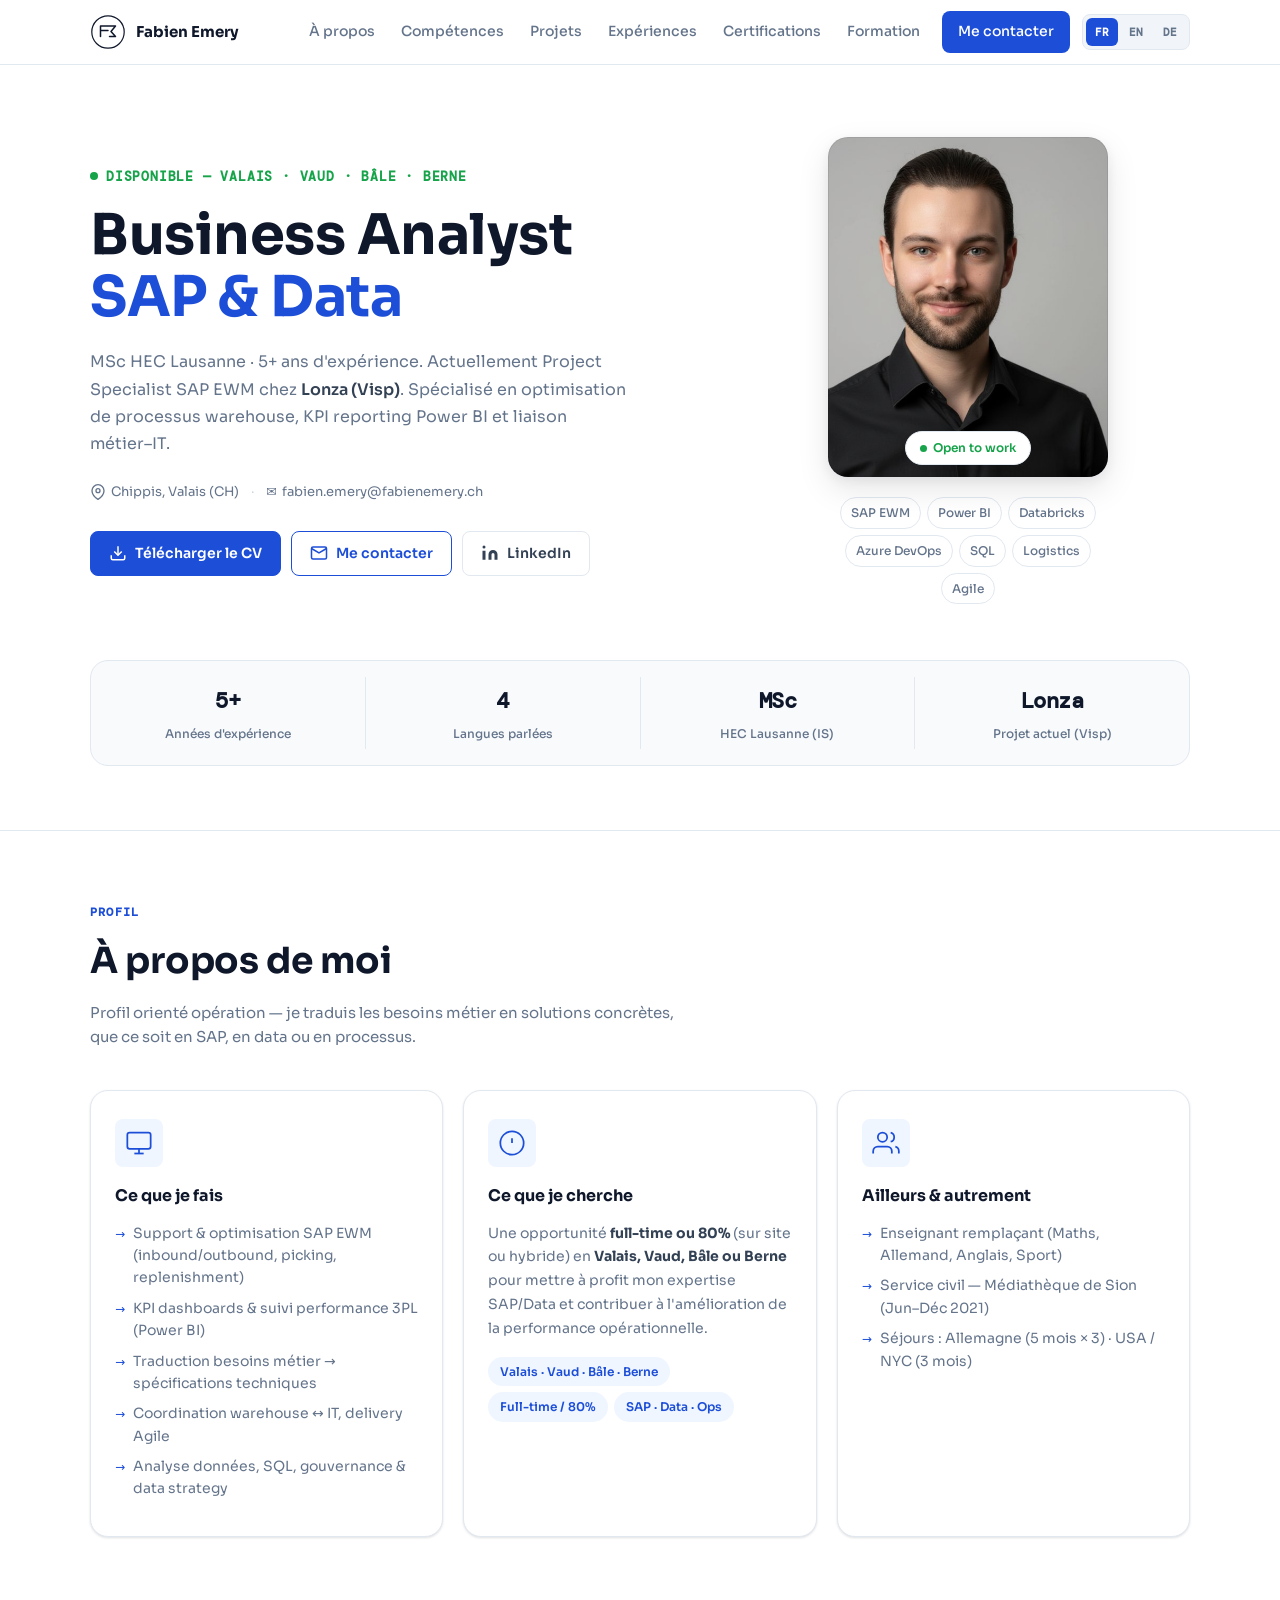
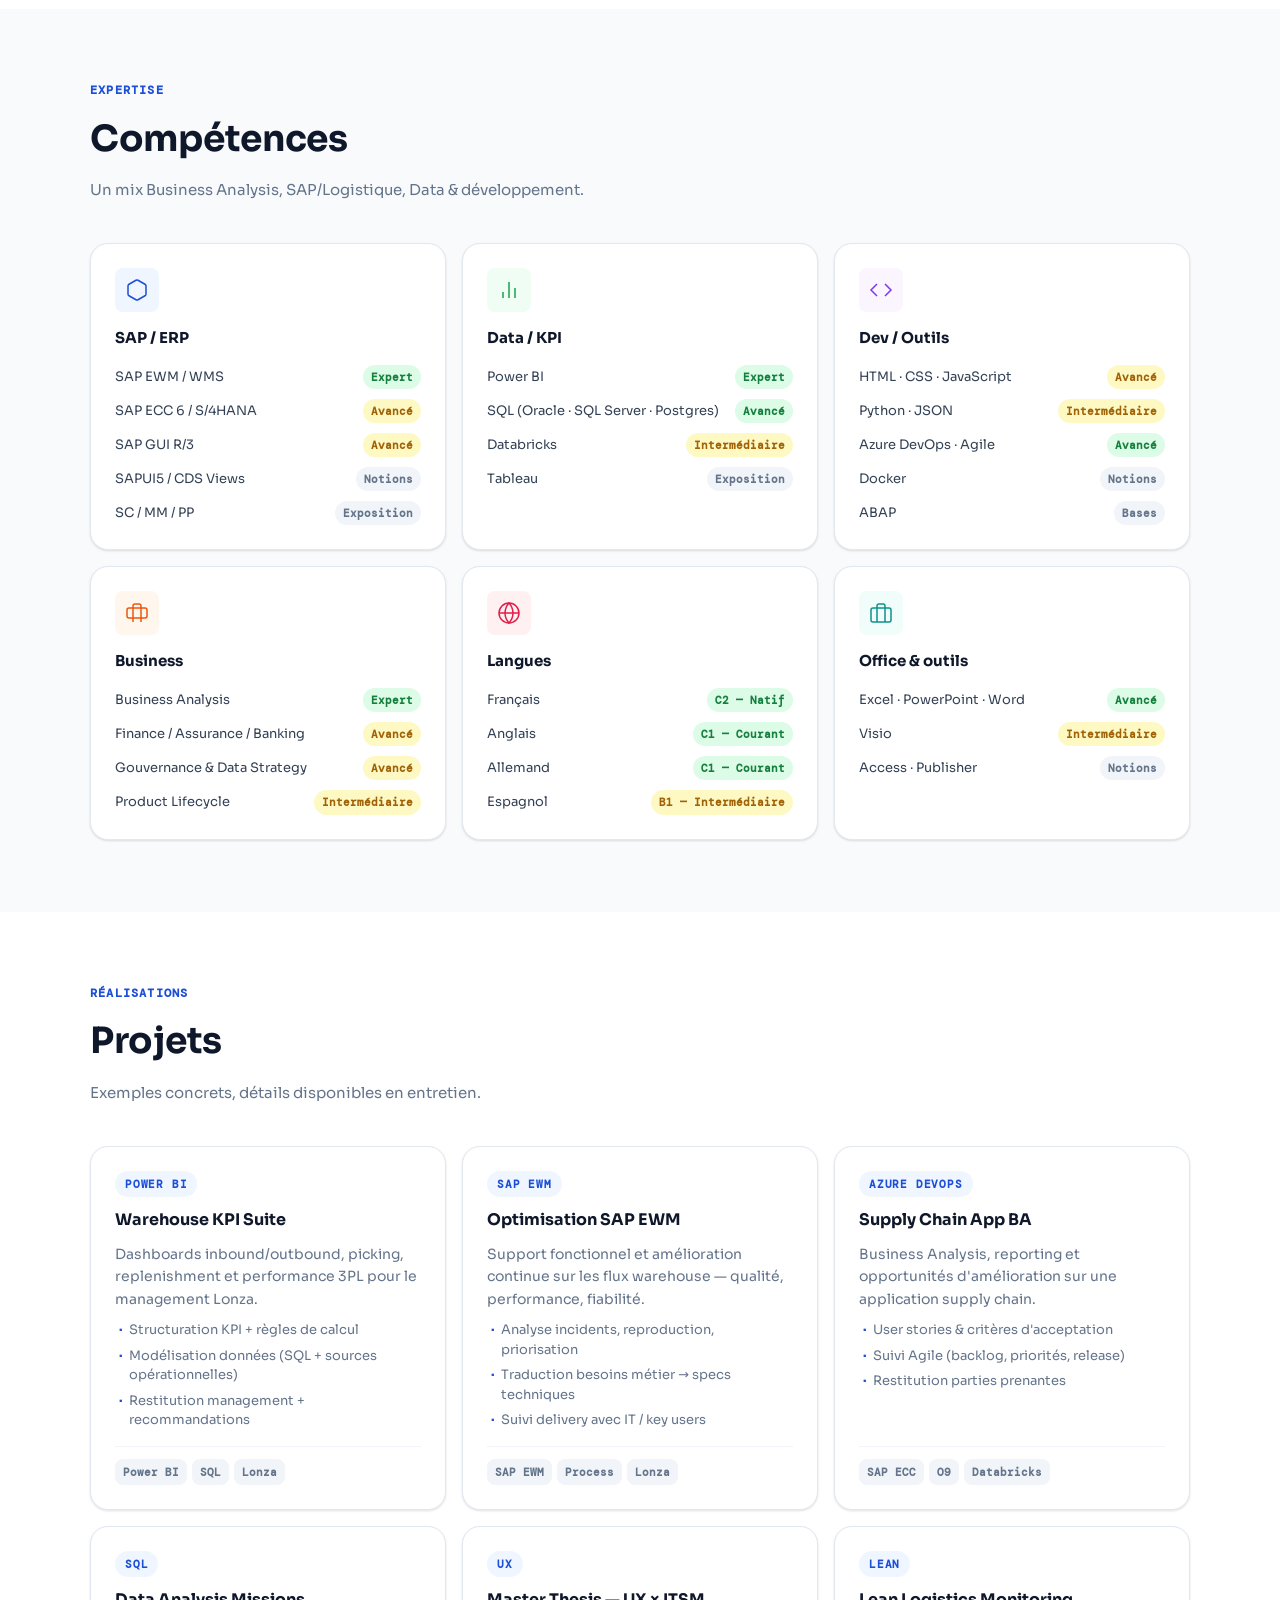
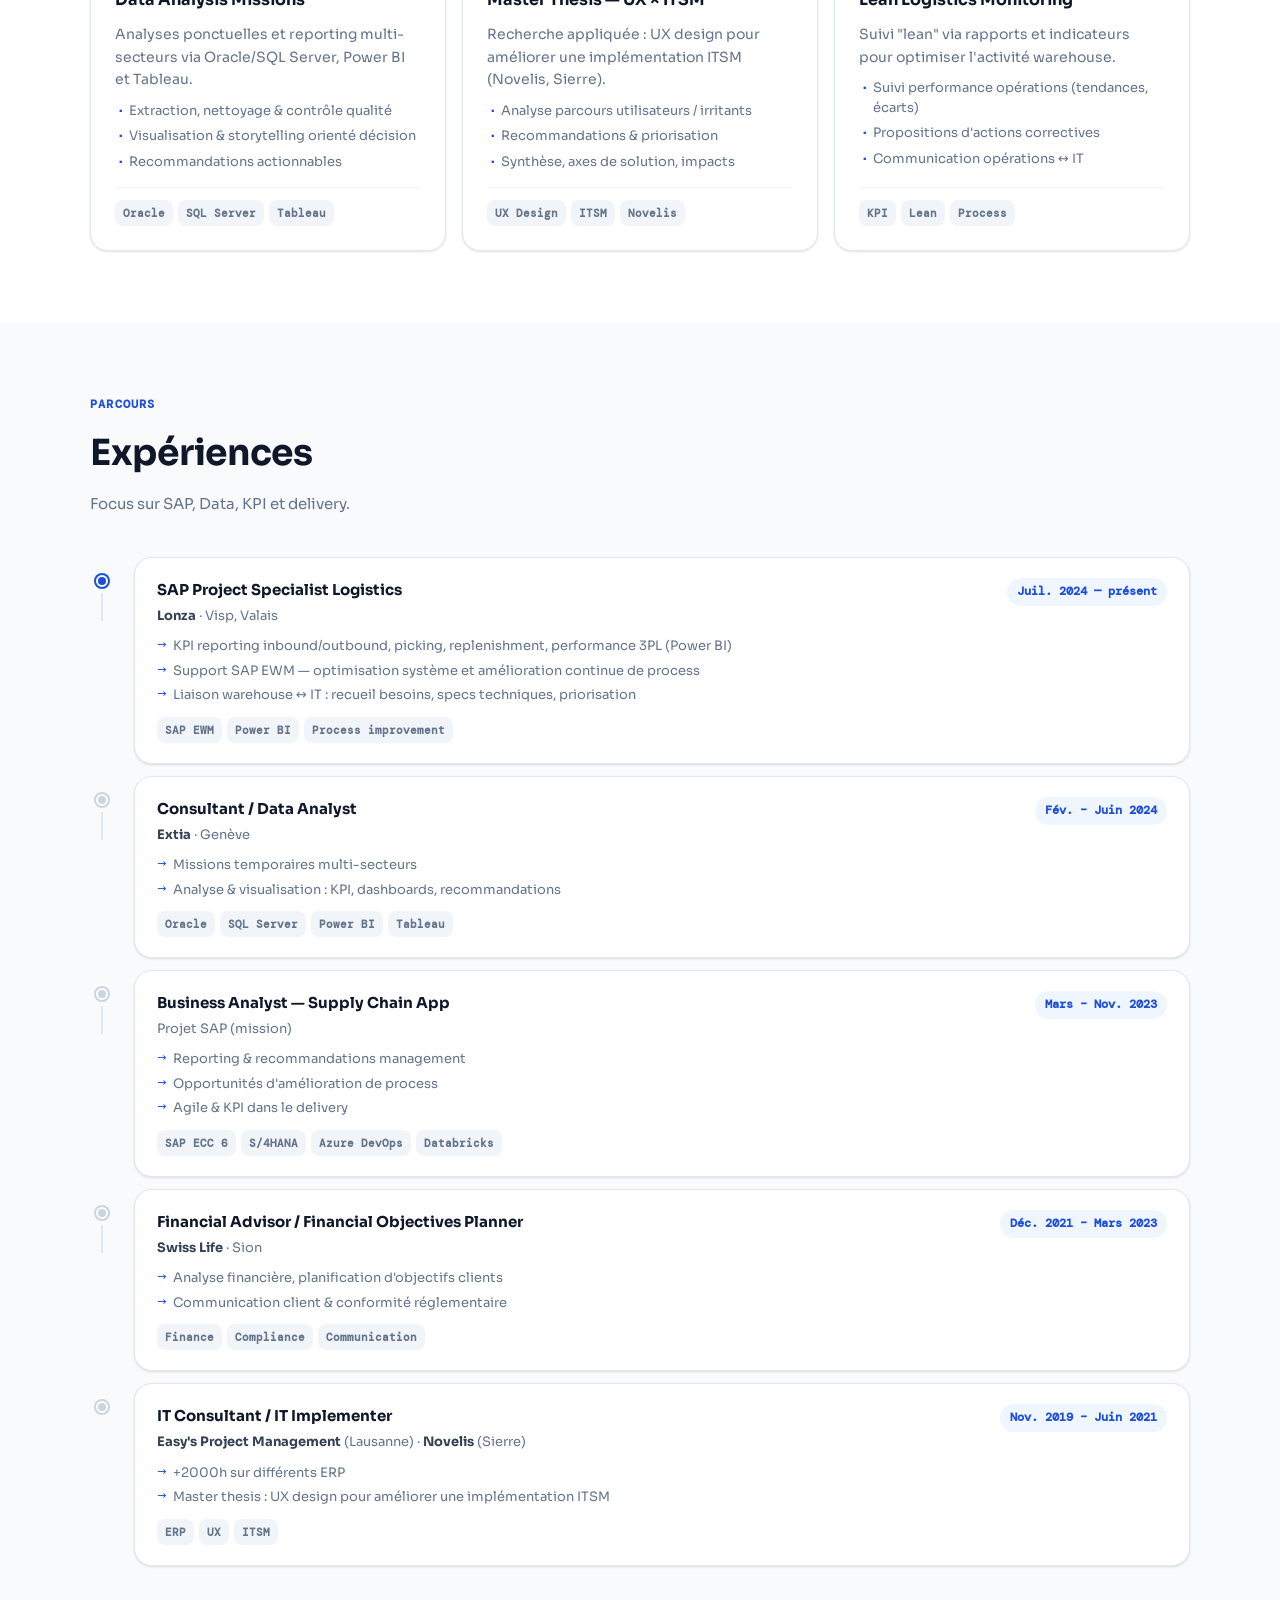
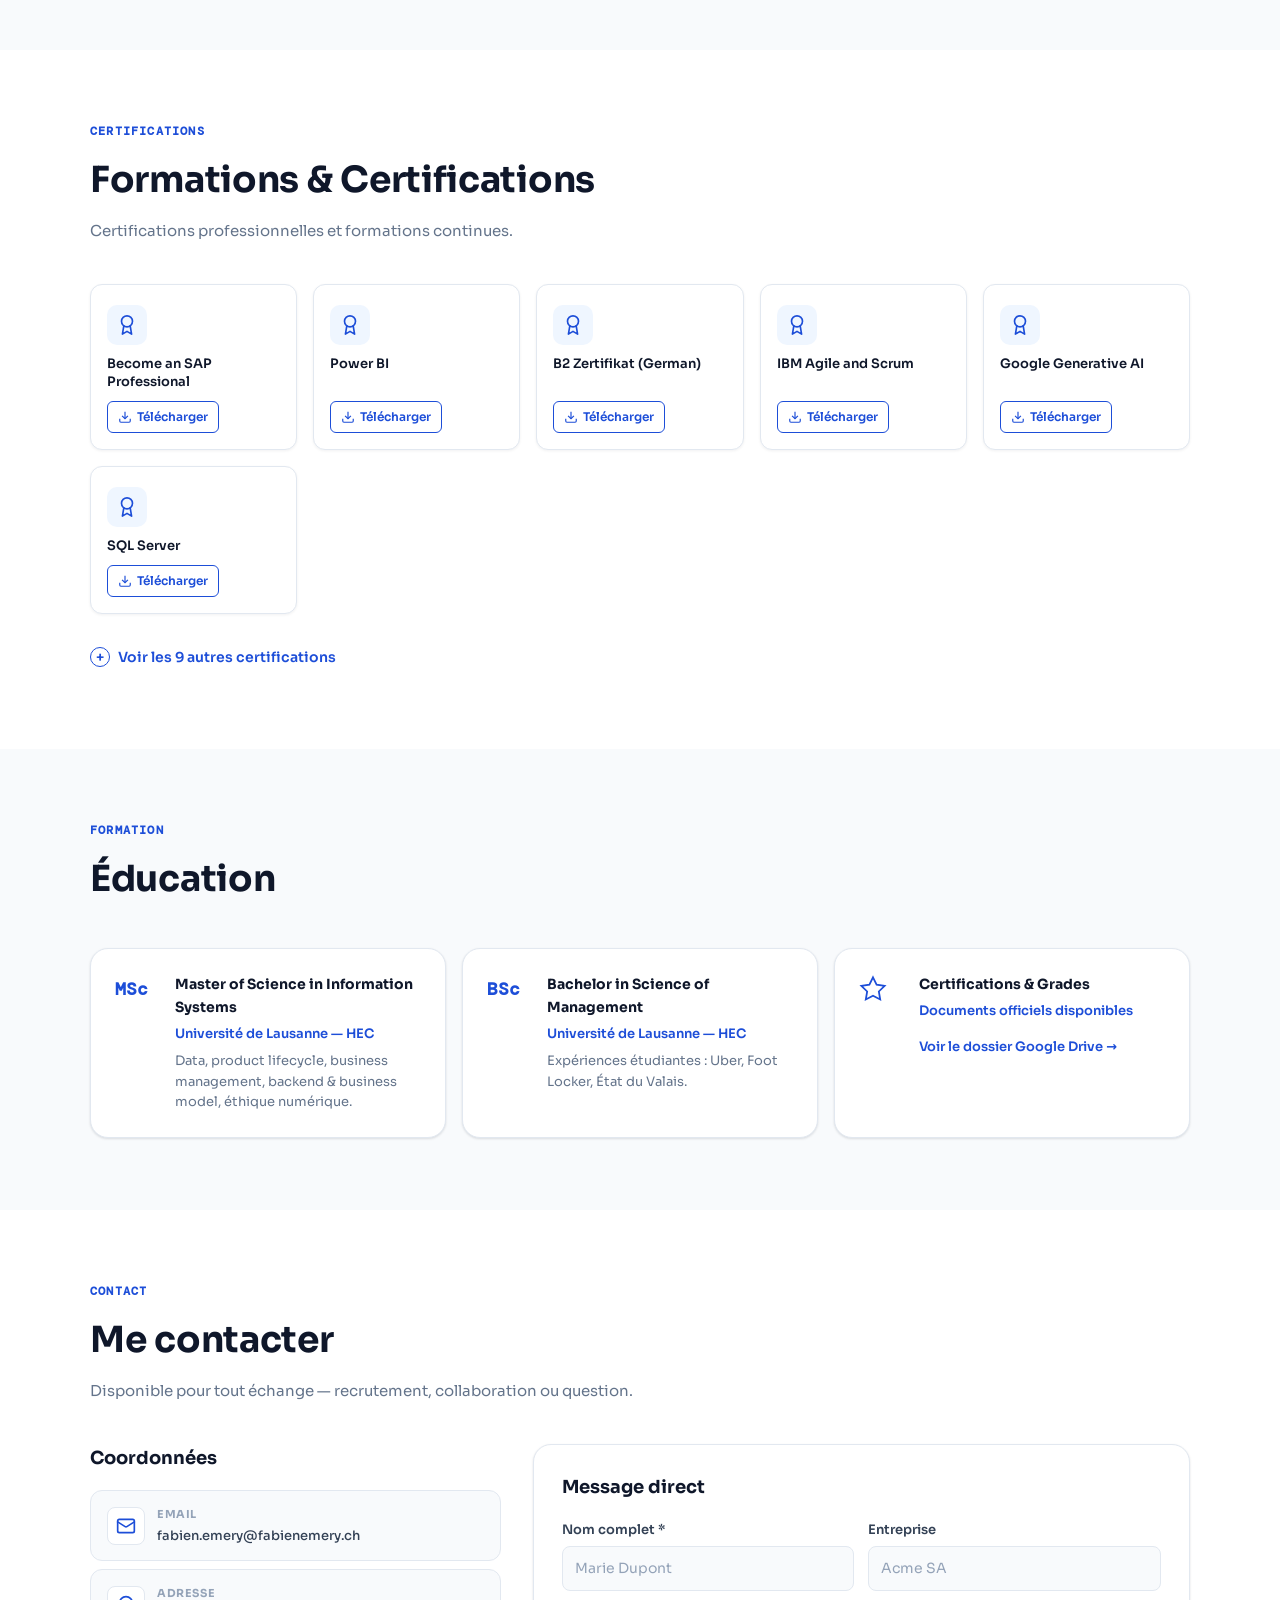
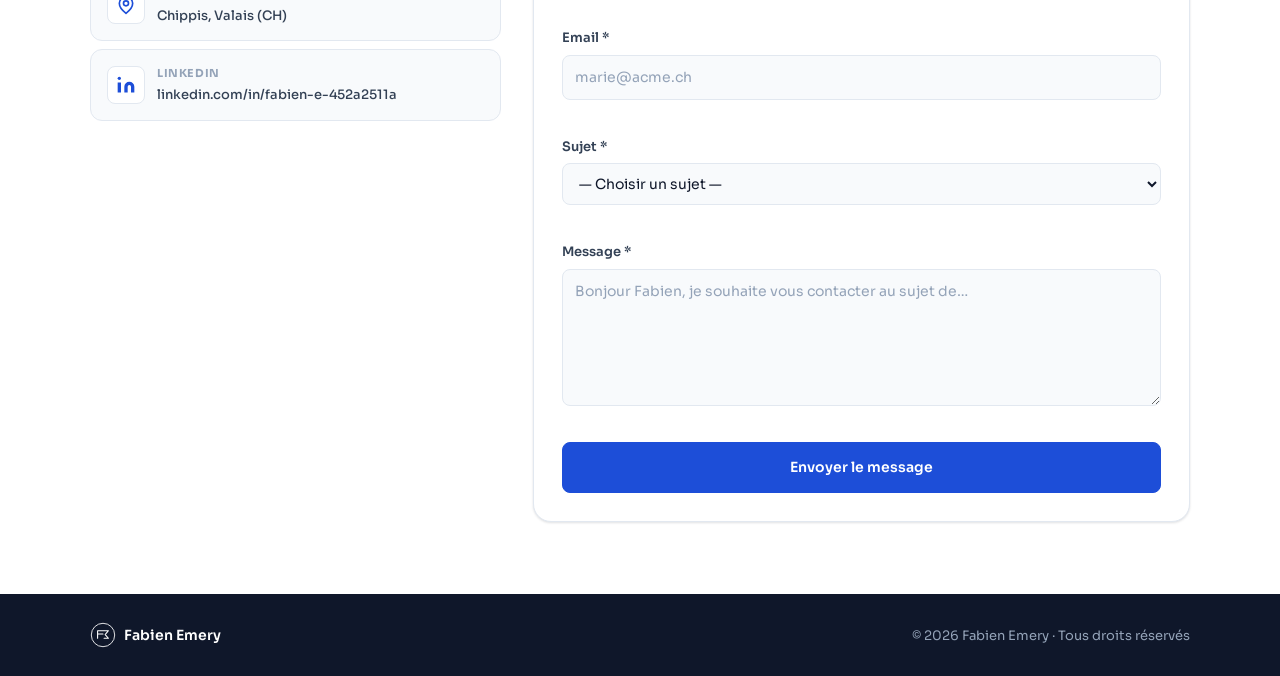
<file: index.html>
<!doctype html>
<html lang="fr" data-theme="light">
<head>
  <meta charset="utf-8" />
  <meta name="viewport" content="width=device-width, initial-scale=1" />
  <title>Fabien Emery — SAP Project Specialist & Business Analyst</title>
  <meta name="description" content="Portfolio de Fabien Emery — Project Specialist, Business Analyst SAP EWM, Data & KPI, Power BI. Basé en Valais (CH)." />
  <meta name="theme-color" content="#ffffff" />
  <link rel="canonical" href="https://fabienemery.ch/" />

  <!-- Hreflang multilingue -->
  <link rel="alternate" hreflang="fr" href="https://fabienemery.ch/" />
  <link rel="alternate" hreflang="en" href="https://fabienemery.ch/en/" />
  <link rel="alternate" hreflang="de" href="https://fabienemery.ch/de/" />
  <link rel="alternate" hreflang="x-default" href="https://fabienemery.ch/" />

  <!-- Open Graph -->
  <meta property="og:title" content="Fabien Emery — SAP Project Specialist" />
  <meta property="og:description" content="Business Analyst SAP EWM · Data & KPI · Power BI · Valais (CH)" />
  <meta property="og:type" content="website" />
  <meta property="og:url" content="https://fabienemery.ch/" />
  <meta property="og:image" content="https://fabienemery.ch/assets/img/photo.jpg" />

  <link rel="icon" href="assets/img/favicon.svg?v=2" type="image/svg+xml" />
  <link rel="icon" href="assets/img/favicon.png?v=2" type="image/png" sizes="32x32" />
  <link rel="apple-touch-icon" href="assets/img/favicon.png?v=2" />
  <link rel="preconnect" href="https://fonts.googleapis.com" />
  <link rel="preconnect" href="https://fonts.gstatic.com" crossorigin />
  <link href="https://fonts.googleapis.com/css2?family=Sora:wght@300;400;500;600;700&family=DM+Mono:wght@400;500&display=swap" rel="stylesheet" />
  <link rel="stylesheet" href="assets/css/style.css" />
</head>

<body>
  <a class="skip-link" href="#contenu">Aller au contenu</a>

  <!-- HEADER -->
  <header class="header" id="header">
    <div class="container header__inner">
      <a href="#" class="brand" aria-label="Fabien Emery — accueil">
        <svg class="brand__logo" xmlns="http://www.w3.org/2000/svg" viewBox="0 0 120 120" aria-hidden="true"><circle cx="60" cy="60" r="54" stroke="currentColor" stroke-width="4" fill="none"/><path d="M35 75L35 40L70 40M35 55L60 55M65 40L85 40L70 58L85 75L65 75" stroke="currentColor" stroke-width="5" stroke-linecap="round" stroke-linejoin="round" fill="none"/></svg>
        <span class="brand__name">Fabien Emery</span>
      </a>

      <nav class="nav" aria-label="Navigation principale">
        <div class="nav__menu" id="navMenu">
          <a href="#about" class="nav__link">À propos</a>
          <a href="#skills" class="nav__link">Compétences</a>
          <a href="#projects" class="nav__link">Projets</a>
          <a href="#experience" class="nav__link">Expériences</a>
          <a href="#certifications" class="nav__link">Certifications</a>
          <a href="#education" class="nav__link">Formation</a>
          <a href="#contact" class="nav__link nav__link--cta">Me contacter</a>
        </div>

        <!-- Language switcher -->
        <div class="lang-switcher" aria-label="Choisir la langue">
          <span class="lang-btn lang-btn--active" aria-current="true">FR</span>
          <a href="/en/" class="lang-btn" hreflang="en" aria-label="English version">EN</a>
          <a href="/de/" class="lang-btn" hreflang="de" aria-label="Deutsche Version">DE</a>
        </div>

        <button class="nav__toggle" id="navToggle" aria-expanded="false" aria-controls="navMenu" aria-label="Ouvrir le menu">
          <span class="burger"><span></span><span></span><span></span></span>
        </button>
      </nav>
    </div>
  </header>

  <main id="contenu">

    <!-- HERO -->
    <section class="hero" id="hero">
      <div class="container hero__inner">
        <div class="hero__content reveal">
          <p class="hero__kicker">
            <span class="kicker-dot"></span>
            Disponible — Valais · Vaud · Bâle · Berne
          </p>
          <h1 class="hero__title">
            Business Analyst<br />
            <span class="highlight">SAP &amp; Data</span>
          </h1>
          <p class="hero__lead">
            MSc HEC Lausanne · 5+ ans d'expérience. Actuellement Project Specialist SAP EWM chez
            <strong>Lonza (Visp)</strong>. Spécialisé en optimisation de processus warehouse,
            KPI reporting Power BI et liaison métier–IT.
          </p>

          <div class="hero__meta">
            <span class="meta-item">
              <svg width="16" height="16" viewBox="0 0 24 24" fill="none" stroke="currentColor" stroke-width="2"><path d="M21 10c0 7-9 13-9 13s-9-6-9-13a9 9 0 0 1 18 0z"/><circle cx="12" cy="10" r="3"/></svg>
              Chippis, Valais (CH)
            </span>
            <span class="meta-sep">·</span>
            <a href="mailto:fabien.emery@fabienemery.ch" class="meta-item meta-link">
              <span class="meta-icon">✉</span>
              <span>fabien.emery@fabienemery.ch</span>
            </a>
          </div>

          <div class="hero__cta">
            <a class="btn btn--primary" href="docs/CV_FE.pdf" target="_blank" rel="noopener" id="cvDownload" data-track="cv-download">
              <svg width="18" height="18" viewBox="0 0 24 24" fill="none" stroke="currentColor" stroke-width="2"><path d="M21 15v4a2 2 0 0 1-2 2H5a2 2 0 0 1-2-2v-4"/><polyline points="7 10 12 15 17 10"/><line x1="12" y1="15" x2="12" y2="3"/></svg>
              Télécharger le CV
            </a>
            <a class="btn btn--outline" href="#contact">
              <svg width="18" height="18" viewBox="0 0 24 24" fill="none" stroke="currentColor" stroke-width="2"><path d="M4 4h16c1.1 0 2 .9 2 2v12c0 1.1-.9 2-2 2H4c-1.1 0-2-.9-2-2V6c0-1.1.9-2 2-2z"/><polyline points="22,6 12,12 2,6"/></svg>
              Me contacter
            </a>
            <a class="btn btn--ghost" href="https://www.linkedin.com/in/fabien-e-452a2511a/" target="_blank" rel="noopener">
              <svg width="18" height="18" viewBox="0 0 24 24" fill="currentColor"><path d="M16 8a6 6 0 0 1 6 6v7h-4v-7a2 2 0 0 0-2-2 2 2 0 0 0-2 2v7h-4v-7a6 6 0 0 1 6-6z"/><rect x="2" y="9" width="4" height="12"/><circle cx="4" cy="4" r="2"/></svg>
              LinkedIn
            </a>
          </div>
        </div>

        <aside class="hero__photo reveal reveal--right" aria-label="Photo de Fabien Emery">
          <div class="photo-frame">
            <img src="assets/img/photo.jpg" alt="Fabien Emery" width="340" height="400" loading="eager" />
            <div class="photo-badge">
              <span class="badge-dot"></span>
              Open to work
            </div>
          </div>
          <div class="hero__tags">
            <span class="tag">SAP EWM</span>
            <span class="tag">Power BI</span>
            <span class="tag">Databricks</span>
            <span class="tag">Azure DevOps</span>
            <span class="tag">SQL</span>
            <span class="tag">Logistics</span>
            <span class="tag">Agile</span>
          </div>
        </aside>
      </div>

      <!-- Stats bar -->
      <div class="container">
        <div class="stats-bar reveal">
          <div class="stat">
            <span class="stat__num">5+</span>
            <span class="stat__label">Années d'expérience</span>
          </div>
          <div class="stat-sep"></div>
          <div class="stat">
            <span class="stat__num">4</span>
            <span class="stat__label">Langues parlées</span>
          </div>
          <div class="stat-sep"></div>
          <div class="stat">
            <span class="stat__num">MSc</span>
            <span class="stat__label">HEC Lausanne (IS)</span>
          </div>
          <div class="stat-sep"></div>
          <div class="stat">
            <span class="stat__num">Lonza</span>
            <span class="stat__label">Projet actuel (Visp)</span>
          </div>
        </div>
      </div>
    </section>

    <!-- ABOUT -->
    <section class="section" id="about">
      <div class="container">
        <div class="section__head reveal">
          <p class="section__label">Profil</p>
          <h2>À propos de moi</h2>
          <p class="section__desc">
            Profil orienté opération — je traduis les besoins métier en solutions concrètes,
            que ce soit en SAP, en data ou en processus.
          </p>
        </div>

        <div class="about__grid">
          <div class="about__block reveal">
            <div class="about__icon">
              <svg width="28" height="28" viewBox="0 0 24 24" fill="none" stroke="currentColor" stroke-width="1.5"><rect x="2" y="3" width="20" height="14" rx="2"/><line x1="8" y1="21" x2="16" y2="21"/><line x1="12" y1="17" x2="12" y2="21"/></svg>
            </div>
            <h3>Ce que je fais</h3>
            <ul class="feature-list">
              <li>Support &amp; optimisation SAP EWM (inbound/outbound, picking, replenishment)</li>
              <li>KPI dashboards &amp; suivi performance 3PL (Power BI)</li>
              <li>Traduction besoins métier → spécifications techniques</li>
              <li>Coordination warehouse ↔ IT, delivery Agile</li>
              <li>Analyse données, SQL, gouvernance &amp; data strategy</li>
            </ul>
          </div>

          <div class="about__block reveal reveal--delay-1">
            <div class="about__icon">
              <svg width="28" height="28" viewBox="0 0 24 24" fill="none" stroke="currentColor" stroke-width="1.5"><circle cx="12" cy="12" r="10"/><line x1="12" y1="8" x2="12" y2="12"/><line x1="12" y1="16" x2="12.01" y2="16"/></svg>
            </div>
            <h3>Ce que je cherche</h3>
            <p class="about__text">
              Une opportunité <strong>full-time ou 80%</strong> (sur site ou hybride) en
              <strong>Valais, Vaud, Bâle ou Berne</strong>
              pour mettre à profit mon expertise SAP/Data et contribuer à l'amélioration
              de la performance opérationnelle.
            </p>
            <div class="about__chips">
              <span class="chip">Valais · Vaud · Bâle · Berne</span>
              <span class="chip">Full-time / 80%</span>
              <span class="chip">SAP · Data · Ops</span>
            </div>
          </div>

          <div class="about__block reveal reveal--delay-2">
            <div class="about__icon">
              <svg width="28" height="28" viewBox="0 0 24 24" fill="none" stroke="currentColor" stroke-width="1.5"><path d="M17 21v-2a4 4 0 0 0-4-4H5a4 4 0 0 0-4 4v2"/><circle cx="9" cy="7" r="4"/><path d="M23 21v-2a4 4 0 0 0-3-3.87"/><path d="M16 3.13a4 4 0 0 1 0 7.75"/></svg>
            </div>
            <h3>Ailleurs &amp; autrement</h3>
            <ul class="feature-list">
              <li>Enseignant remplaçant (Maths, Allemand, Anglais, Sport)</li>
              <li>Service civil — Médiathèque de Sion (Jun–Déc 2021)</li>
              <li>Séjours : Allemagne (5 mois × 3) · USA / NYC (3 mois)</li>
            </ul>
          </div>
        </div>
      </div>
    </section>

    <!-- SKILLS -->
    <section class="section section--gray" id="skills">
      <div class="container">
        <div class="section__head reveal">
          <p class="section__label">Expertise</p>
          <h2>Compétences</h2>
          <p class="section__desc">Un mix Business Analysis, SAP/Logistique, Data &amp; développement.</p>
        </div>

        <div class="skills__grid">
          <div class="skill-card reveal">
            <div class="skill-card__icon skill-card__icon--blue">
              <svg width="24" height="24" viewBox="0 0 24 24" fill="none" stroke="currentColor" stroke-width="1.5"><path d="M21 16V8a2 2 0 0 0-1-1.73l-7-4a2 2 0 0 0-2 0l-7 4A2 2 0 0 0 3 8v8a2 2 0 0 0 1 1.73l7 4a2 2 0 0 0 2 0l7-4A2 2 0 0 0 21 16z"/></svg>
            </div>
            <h3>SAP / ERP</h3>
            <ul class="skill-list">
              <li><span class="skill-name">SAP EWM / WMS</span><span class="skill-level skill-level--high">Expert</span></li>
              <li><span class="skill-name">SAP ECC 6 / S/4HANA</span><span class="skill-level skill-level--med">Avancé</span></li>
              <li><span class="skill-name">SAP GUI R/3</span><span class="skill-level skill-level--med">Avancé</span></li>
              <li><span class="skill-name">SAPUI5 / CDS Views</span><span class="skill-level skill-level--low">Notions</span></li>
              <li><span class="skill-name">SC / MM / PP</span><span class="skill-level skill-level--low">Exposition</span></li>
            </ul>
          </div>

          <div class="skill-card reveal reveal--delay-1">
            <div class="skill-card__icon skill-card__icon--green">
              <svg width="24" height="24" viewBox="0 0 24 24" fill="none" stroke="currentColor" stroke-width="1.5"><line x1="18" y1="20" x2="18" y2="10"/><line x1="12" y1="20" x2="12" y2="4"/><line x1="6" y1="20" x2="6" y2="14"/></svg>
            </div>
            <h3>Data / KPI</h3>
            <ul class="skill-list">
              <li><span class="skill-name">Power BI</span><span class="skill-level skill-level--high">Expert</span></li>
              <li><span class="skill-name">SQL (Oracle · SQL Server · Postgres)</span><span class="skill-level skill-level--high">Avancé</span></li>
              <li><span class="skill-name">Databricks</span><span class="skill-level skill-level--med">Intermédiaire</span></li>
              <li><span class="skill-name">Tableau</span><span class="skill-level skill-level--low">Exposition</span></li>
            </ul>
          </div>

          <div class="skill-card reveal reveal--delay-2">
            <div class="skill-card__icon skill-card__icon--purple">
              <svg width="24" height="24" viewBox="0 0 24 24" fill="none" stroke="currentColor" stroke-width="1.5"><polyline points="16 18 22 12 16 6"/><polyline points="8 6 2 12 8 18"/></svg>
            </div>
            <h3>Dev / Outils</h3>
            <ul class="skill-list">
              <li><span class="skill-name">HTML · CSS · JavaScript</span><span class="skill-level skill-level--med">Avancé</span></li>
              <li><span class="skill-name">Python · JSON</span><span class="skill-level skill-level--med">Intermédiaire</span></li>
              <li><span class="skill-name">Azure DevOps · Agile</span><span class="skill-level skill-level--high">Avancé</span></li>
              <li><span class="skill-name">Docker</span><span class="skill-level skill-level--low">Notions</span></li>
              <li><span class="skill-name">ABAP</span><span class="skill-level skill-level--low">Bases</span></li>
            </ul>
          </div>

          <div class="skill-card reveal">
            <div class="skill-card__icon skill-card__icon--orange">
              <svg width="24" height="24" viewBox="0 0 24 24" fill="none" stroke="currentColor" stroke-width="1.5"><path d="M20 7H4a2 2 0 0 0-2 2v6a2 2 0 0 0 2 2h16a2 2 0 0 0 2-2V9a2 2 0 0 0-2-2z"/><path d="M16 21V5a2 2 0 0 0-2-2h-4a2 2 0 0 0-2 2v16"/></svg>
            </div>
            <h3>Business</h3>
            <ul class="skill-list">
              <li><span class="skill-name">Business Analysis</span><span class="skill-level skill-level--high">Expert</span></li>
              <li><span class="skill-name">Finance / Assurance / Banking</span><span class="skill-level skill-level--med">Avancé</span></li>
              <li><span class="skill-name">Gouvernance &amp; Data Strategy</span><span class="skill-level skill-level--med">Avancé</span></li>
              <li><span class="skill-name">Product Lifecycle</span><span class="skill-level skill-level--med">Intermédiaire</span></li>
            </ul>
          </div>

          <div class="skill-card reveal reveal--delay-1">
            <div class="skill-card__icon skill-card__icon--red">
              <svg width="24" height="24" viewBox="0 0 24 24" fill="none" stroke="currentColor" stroke-width="1.5"><circle cx="12" cy="12" r="10"/><line x1="2" y1="12" x2="22" y2="12"/><path d="M12 2a15.3 15.3 0 0 1 4 10 15.3 15.3 0 0 1-4 10 15.3 15.3 0 0 1-4-10 15.3 15.3 0 0 1 4-10z"/></svg>
            </div>
            <h3>Langues</h3>
            <ul class="skill-list">
              <li><span class="skill-name">Français</span><span class="skill-level skill-level--high">C2 — Natif</span></li>
              <li><span class="skill-name">Anglais</span><span class="skill-level skill-level--high">C1 — Courant</span></li>
              <li><span class="skill-name">Allemand</span><span class="skill-level skill-level--high">C1 — Courant</span></li>
              <li><span class="skill-name">Espagnol</span><span class="skill-level skill-level--med">B1 — Intermédiaire</span></li>
            </ul>
          </div>

          <div class="skill-card reveal reveal--delay-2">
            <div class="skill-card__icon skill-card__icon--teal">
              <svg width="24" height="24" viewBox="0 0 24 24" fill="none" stroke="currentColor" stroke-width="1.5"><rect x="2" y="7" width="20" height="14" rx="2"/><path d="M16 21V5a2 2 0 0 0-2-2h-4a2 2 0 0 0-2 2v16"/></svg>
            </div>
            <h3>Office &amp; outils</h3>
            <ul class="skill-list">
              <li><span class="skill-name">Excel · PowerPoint · Word</span><span class="skill-level skill-level--high">Avancé</span></li>
              <li><span class="skill-name">Visio</span><span class="skill-level skill-level--med">Intermédiaire</span></li>
              <li><span class="skill-name">Access · Publisher</span><span class="skill-level skill-level--low">Notions</span></li>
            </ul>
          </div>
        </div>
      </div>
    </section>

    <!-- PROJECTS -->
    <section class="section" id="projects">
      <div class="container">
        <div class="section__head reveal">
          <p class="section__label">Réalisations</p>
          <h2>Projets</h2>
          <p class="section__desc">Exemples concrets, détails disponibles en entretien.</p>
        </div>

        <div class="projects__grid">

          <article class="project-card reveal">
            <div class="project-card__tag">Power BI</div>
            <h3>Warehouse KPI Suite</h3>
            <p>Dashboards inbound/outbound, picking, replenishment et performance 3PL pour le management Lonza.</p>
            <ul class="project-list">
              <li>Structuration KPI + règles de calcul</li>
              <li>Modélisation données (SQL + sources opérationnelles)</li>
              <li>Restitution management + recommandations</li>
            </ul>
            <div class="project-card__footer">
              <span class="tech-tag">Power BI</span>
              <span class="tech-tag">SQL</span>
              <span class="tech-tag">Lonza</span>
            </div>
          </article>

          <article class="project-card reveal reveal--delay-1">
            <div class="project-card__tag">SAP EWM</div>
            <h3>Optimisation SAP EWM</h3>
            <p>Support fonctionnel et amélioration continue sur les flux warehouse — qualité, performance, fiabilité.</p>
            <ul class="project-list">
              <li>Analyse incidents, reproduction, priorisation</li>
              <li>Traduction besoins métier → specs techniques</li>
              <li>Suivi delivery avec IT / key users</li>
            </ul>
            <div class="project-card__footer">
              <span class="tech-tag">SAP EWM</span>
              <span class="tech-tag">Process</span>
              <span class="tech-tag">Lonza</span>
            </div>
          </article>

          <article class="project-card reveal reveal--delay-2">
            <div class="project-card__tag">Azure DevOps</div>
            <h3>Supply Chain App BA</h3>
            <p>Business Analysis, reporting et opportunités d'amélioration sur une application supply chain.</p>
            <ul class="project-list">
              <li>User stories &amp; critères d'acceptation</li>
              <li>Suivi Agile (backlog, priorités, release)</li>
              <li>Restitution parties prenantes</li>
            </ul>
            <div class="project-card__footer">
              <span class="tech-tag">SAP ECC</span>
              <span class="tech-tag">O9</span>
              <span class="tech-tag">Databricks</span>
            </div>
          </article>

          <article class="project-card reveal">
            <div class="project-card__tag">SQL</div>
            <h3>Data Analysis Missions</h3>
            <p>Analyses ponctuelles et reporting multi-secteurs via Oracle/SQL Server, Power BI et Tableau.</p>
            <ul class="project-list">
              <li>Extraction, nettoyage &amp; contrôle qualité</li>
              <li>Visualisation &amp; storytelling orienté décision</li>
              <li>Recommandations actionnables</li>
            </ul>
            <div class="project-card__footer">
              <span class="tech-tag">Oracle</span>
              <span class="tech-tag">SQL Server</span>
              <span class="tech-tag">Tableau</span>
            </div>
          </article>

          <article class="project-card reveal reveal--delay-1">
            <div class="project-card__tag">UX</div>
            <h3>Master Thesis — UX × ITSM</h3>
            <p>Recherche appliquée : UX design pour améliorer une implémentation ITSM (Novelis, Sierre).</p>
            <ul class="project-list">
              <li>Analyse parcours utilisateurs / irritants</li>
              <li>Recommandations &amp; priorisation</li>
              <li>Synthèse, axes de solution, impacts</li>
            </ul>
            <div class="project-card__footer">
              <span class="tech-tag">UX Design</span>
              <span class="tech-tag">ITSM</span>
              <span class="tech-tag">Novelis</span>
            </div>
          </article>

          <article class="project-card reveal reveal--delay-2">
            <div class="project-card__tag">Lean</div>
            <h3>Lean Logistics Monitoring</h3>
            <p>Suivi "lean" via rapports et indicateurs pour optimiser l'activité warehouse.</p>
            <ul class="project-list">
              <li>Suivi performance opérations (tendances, écarts)</li>
              <li>Propositions d'actions correctives</li>
              <li>Communication opérations ↔ IT</li>
            </ul>
            <div class="project-card__footer">
              <span class="tech-tag">KPI</span>
              <span class="tech-tag">Lean</span>
              <span class="tech-tag">Process</span>
            </div>
          </article>

        </div>
      </div>
    </section>

    <!-- EXPERIENCE -->
    <section class="section section--gray" id="experience">
      <div class="container">
        <div class="section__head reveal">
          <p class="section__label">Parcours</p>
          <h2>Expériences</h2>
          <p class="section__desc">Focus sur SAP, Data, KPI et delivery.</p>
        </div>

        <div class="timeline">

          <div class="timeline__item reveal">
            <div class="timeline__marker">
              <div class="timeline__dot timeline__dot--active"></div>
              <div class="timeline__line"></div>
            </div>
            <div class="timeline__body">
              <div class="timeline__header">
                <div>
                  <h3>SAP Project Specialist Logistics</h3>
                  <p class="timeline__company">
                    <strong>Lonza</strong> · Visp, Valais
                  </p>
                </div>
                <span class="timeline__date">Juil. 2024 — présent</span>
              </div>
              <ul class="timeline__list">
                <li>KPI reporting inbound/outbound, picking, replenishment, performance 3PL (Power BI)</li>
                <li>Support SAP EWM — optimisation système et amélioration continue de process</li>
                <li>Liaison warehouse ↔ IT : recueil besoins, specs techniques, priorisation</li>
              </ul>
              <div class="timeline__tags">
                <span class="tech-tag">SAP EWM</span>
                <span class="tech-tag">Power BI</span>
                <span class="tech-tag">Process improvement</span>
              </div>
            </div>
          </div>

          <div class="timeline__item reveal">
            <div class="timeline__marker">
              <div class="timeline__dot"></div>
              <div class="timeline__line"></div>
            </div>
            <div class="timeline__body">
              <div class="timeline__header">
                <div>
                  <h3>Consultant / Data Analyst</h3>
                  <p class="timeline__company"><strong>Extia</strong> · Genève</p>
                </div>
                <span class="timeline__date">Fév. – Juin 2024</span>
              </div>
              <ul class="timeline__list">
                <li>Missions temporaires multi-secteurs</li>
                <li>Analyse &amp; visualisation : KPI, dashboards, recommandations</li>
              </ul>
              <div class="timeline__tags">
                <span class="tech-tag">Oracle</span>
                <span class="tech-tag">SQL Server</span>
                <span class="tech-tag">Power BI</span>
                <span class="tech-tag">Tableau</span>
              </div>
            </div>
          </div>

          <div class="timeline__item reveal">
            <div class="timeline__marker">
              <div class="timeline__dot"></div>
              <div class="timeline__line"></div>
            </div>
            <div class="timeline__body">
              <div class="timeline__header">
                <div>
                  <h3>Business Analyst — Supply Chain App</h3>
                  <p class="timeline__company">Projet SAP (mission)</p>
                </div>
                <span class="timeline__date">Mars – Nov. 2023</span>
              </div>
              <ul class="timeline__list">
                <li>Reporting &amp; recommandations management</li>
                <li>Opportunités d'amélioration de process</li>
                <li>Agile &amp; KPI dans le delivery</li>
              </ul>
              <div class="timeline__tags">
                <span class="tech-tag">SAP ECC 6</span>
                <span class="tech-tag">S/4HANA</span>
                <span class="tech-tag">Azure DevOps</span>
                <span class="tech-tag">Databricks</span>
              </div>
            </div>
          </div>

          <div class="timeline__item reveal">
            <div class="timeline__marker">
              <div class="timeline__dot"></div>
              <div class="timeline__line"></div>
            </div>
            <div class="timeline__body">
              <div class="timeline__header">
                <div>
                  <h3>Financial Advisor / Financial Objectives Planner</h3>
                  <p class="timeline__company"><strong>Swiss Life</strong> · Sion</p>
                </div>
                <span class="timeline__date">Déc. 2021 – Mars 2023</span>
              </div>
              <ul class="timeline__list">
                <li>Analyse financière, planification d'objectifs clients</li>
                <li>Communication client &amp; conformité réglementaire</li>
              </ul>
              <div class="timeline__tags">
                <span class="tech-tag">Finance</span>
                <span class="tech-tag">Compliance</span>
                <span class="tech-tag">Communication</span>
              </div>
            </div>
          </div>

          <div class="timeline__item reveal">
            <div class="timeline__marker">
              <div class="timeline__dot"></div>
            </div>
            <div class="timeline__body">
              <div class="timeline__header">
                <div>
                  <h3>IT Consultant / IT Implementer</h3>
                  <p class="timeline__company"><strong>Easy's Project Management</strong> (Lausanne) · <strong>Novelis</strong> (Sierre)</p>
                </div>
                <span class="timeline__date">Nov. 2019 – Juin 2021</span>
              </div>
              <ul class="timeline__list">
                <li>+2000h sur différents ERP</li>
                <li>Master thesis : UX design pour améliorer une implémentation ITSM</li>
              </ul>
              <div class="timeline__tags">
                <span class="tech-tag">ERP</span>
                <span class="tech-tag">UX</span>
                <span class="tech-tag">ITSM</span>
              </div>
            </div>
          </div>

        </div>
      </div>
    </section>

    <!-- CERTIFICATIONS -->
    <section class="section" id="certifications">
      <div class="container">
        <div class="section__head reveal">
          <p class="section__label">Certifications</p>
          <h2>Formations &amp; Certifications</h2>
          <p class="section__desc">Certifications professionnelles et formations continues.</p>
        </div>
        <div class="cert-grid">
          <div class="cert-card reveal">
            <div class="cert-card__icon"><svg width="22" height="22" viewBox="0 0 24 24" fill="none" stroke="currentColor" stroke-width="1.8" stroke-linecap="round" stroke-linejoin="round"><circle cx="12" cy="8" r="6"/><path d="M15.477 12.89 17 22l-5-3-5 3 1.523-9.11"/></svg></div>
            <p class="cert-card__title">Become an SAP Professional</p>
            <a class="cert-card__btn" href="docs/certifications/Become%20an%20SAP%20professional.pdf" target="_blank" rel="noopener" download>
              <svg width="14" height="14" viewBox="0 0 24 24" fill="none" stroke="currentColor" stroke-width="2"><path d="M21 15v4a2 2 0 0 1-2 2H5a2 2 0 0 1-2-2v-4"/><polyline points="7 10 12 15 17 10"/><line x1="12" y1="15" x2="12" y2="3"/></svg>
              Télécharger
            </a>
          </div>
          <div class="cert-card reveal">
            <div class="cert-card__icon"><svg width="22" height="22" viewBox="0 0 24 24" fill="none" stroke="currentColor" stroke-width="1.8" stroke-linecap="round" stroke-linejoin="round"><circle cx="12" cy="8" r="6"/><path d="M15.477 12.89 17 22l-5-3-5 3 1.523-9.11"/></svg></div>
            <p class="cert-card__title">Power BI</p>
            <a class="cert-card__btn" href="docs/certifications/Power%20BI.pdf" target="_blank" rel="noopener" download>
              <svg width="14" height="14" viewBox="0 0 24 24" fill="none" stroke="currentColor" stroke-width="2"><path d="M21 15v4a2 2 0 0 1-2 2H5a2 2 0 0 1-2-2v-4"/><polyline points="7 10 12 15 17 10"/><line x1="12" y1="15" x2="12" y2="3"/></svg>
              Télécharger
            </a>
          </div>
          <div class="cert-card reveal">
            <div class="cert-card__icon"><svg width="22" height="22" viewBox="0 0 24 24" fill="none" stroke="currentColor" stroke-width="1.8" stroke-linecap="round" stroke-linejoin="round"><circle cx="12" cy="8" r="6"/><path d="M15.477 12.89 17 22l-5-3-5 3 1.523-9.11"/></svg></div>
            <p class="cert-card__title">B2 Zertifikat (German)</p>
            <a class="cert-card__btn" href="docs/certifications/B2%20Zertifikat.pdf" target="_blank" rel="noopener" download>
              <svg width="14" height="14" viewBox="0 0 24 24" fill="none" stroke="currentColor" stroke-width="2"><path d="M21 15v4a2 2 0 0 1-2 2H5a2 2 0 0 1-2-2v-4"/><polyline points="7 10 12 15 17 10"/><line x1="12" y1="15" x2="12" y2="3"/></svg>
              Télécharger
            </a>
          </div>
          <div class="cert-card reveal">
            <div class="cert-card__icon"><svg width="22" height="22" viewBox="0 0 24 24" fill="none" stroke="currentColor" stroke-width="1.8" stroke-linecap="round" stroke-linejoin="round"><circle cx="12" cy="8" r="6"/><path d="M15.477 12.89 17 22l-5-3-5 3 1.523-9.11"/></svg></div>
            <p class="cert-card__title">IBM Agile and Scrum</p>
            <a class="cert-card__btn" href="docs/certifications/IBM%20Agile%20and%20Scrum.pdf" target="_blank" rel="noopener" download>
              <svg width="14" height="14" viewBox="0 0 24 24" fill="none" stroke="currentColor" stroke-width="2"><path d="M21 15v4a2 2 0 0 1-2 2H5a2 2 0 0 1-2-2v-4"/><polyline points="7 10 12 15 17 10"/><line x1="12" y1="15" x2="12" y2="3"/></svg>
              Télécharger
            </a>
          </div>
          <div class="cert-card reveal">
            <div class="cert-card__icon"><svg width="22" height="22" viewBox="0 0 24 24" fill="none" stroke="currentColor" stroke-width="1.8" stroke-linecap="round" stroke-linejoin="round"><circle cx="12" cy="8" r="6"/><path d="M15.477 12.89 17 22l-5-3-5 3 1.523-9.11"/></svg></div>
            <p class="cert-card__title">Google Generative AI</p>
            <a class="cert-card__btn" href="docs/certifications/Google%20Generative%20AI.pdf" target="_blank" rel="noopener" download>
              <svg width="14" height="14" viewBox="0 0 24 24" fill="none" stroke="currentColor" stroke-width="2"><path d="M21 15v4a2 2 0 0 1-2 2H5a2 2 0 0 1-2-2v-4"/><polyline points="7 10 12 15 17 10"/><line x1="12" y1="15" x2="12" y2="3"/></svg>
              Télécharger
            </a>
          </div>
          <div class="cert-card reveal">
            <div class="cert-card__icon"><svg width="22" height="22" viewBox="0 0 24 24" fill="none" stroke="currentColor" stroke-width="1.8" stroke-linecap="round" stroke-linejoin="round"><circle cx="12" cy="8" r="6"/><path d="M15.477 12.89 17 22l-5-3-5 3 1.523-9.11"/></svg></div>
            <p class="cert-card__title">SQL Server</p>
            <a class="cert-card__btn" href="docs/certifications/SQL%20Server.pdf" target="_blank" rel="noopener" download>
              <svg width="14" height="14" viewBox="0 0 24 24" fill="none" stroke="currentColor" stroke-width="2"><path d="M21 15v4a2 2 0 0 1-2 2H5a2 2 0 0 1-2-2v-4"/><polyline points="7 10 12 15 17 10"/><line x1="12" y1="15" x2="12" y2="3"/></svg>
              Télécharger
            </a>
          </div>
        </div>

        <details class="cert-more reveal">
          <summary class="cert-more__toggle">Voir les 9 autres certifications</summary>
          <div class="cert-grid cert-grid--more">
              <div class="cert-card">
                <div class="cert-card__icon"><svg width="22" height="22" viewBox="0 0 24 24" fill="none" stroke="currentColor" stroke-width="1.8" stroke-linecap="round" stroke-linejoin="round"><circle cx="12" cy="8" r="6"/><path d="M15.477 12.89 17 22l-5-3-5 3 1.523-9.11"/></svg></div>
                <p class="cert-card__title">Academia</p>
                <a class="cert-card__btn" href="docs/certifications/Academia.pdf" target="_blank" rel="noopener" download>
                  <svg width="14" height="14" viewBox="0 0 24 24" fill="none" stroke="currentColor" stroke-width="2"><path d="M21 15v4a2 2 0 0 1-2 2H5a2 2 0 0 1-2-2v-4"/><polyline points="7 10 12 15 17 10"/><line x1="12" y1="15" x2="12" y2="3"/></svg>
                  Télécharger
                </a>
              </div>
              <div class="cert-card">
                <div class="cert-card__icon"><svg width="22" height="22" viewBox="0 0 24 24" fill="none" stroke="currentColor" stroke-width="1.8" stroke-linecap="round" stroke-linejoin="round"><circle cx="12" cy="8" r="6"/><path d="M15.477 12.89 17 22l-5-3-5 3 1.523-9.11"/></svg></div>
                <p class="cert-card__title">AI Chatbot Development</p>
                <a class="cert-card__btn" href="docs/certifications/chatbot.pdf" target="_blank" rel="noopener" download>
                  <svg width="14" height="14" viewBox="0 0 24 24" fill="none" stroke="currentColor" stroke-width="2"><path d="M21 15v4a2 2 0 0 1-2 2H5a2 2 0 0 1-2-2v-4"/><polyline points="7 10 12 15 17 10"/><line x1="12" y1="15" x2="12" y2="3"/></svg>
                  Télécharger
                </a>
              </div>
              <div class="cert-card">
                <div class="cert-card__icon"><svg width="22" height="22" viewBox="0 0 24 24" fill="none" stroke="currentColor" stroke-width="1.8" stroke-linecap="round" stroke-linejoin="round"><circle cx="12" cy="8" r="6"/><path d="M15.477 12.89 17 22l-5-3-5 3 1.523-9.11"/></svg></div>
                <p class="cert-card__title">Command Line Linux</p>
                <a class="cert-card__btn" href="docs/certifications/commande%20line%20linux.pdf" target="_blank" rel="noopener" download>
                  <svg width="14" height="14" viewBox="0 0 24 24" fill="none" stroke="currentColor" stroke-width="2"><path d="M21 15v4a2 2 0 0 1-2 2H5a2 2 0 0 1-2-2v-4"/><polyline points="7 10 12 15 17 10"/><line x1="12" y1="15" x2="12" y2="3"/></svg>
                  Télécharger
                </a>
              </div>
              <div class="cert-card">
                <div class="cert-card__icon"><svg width="22" height="22" viewBox="0 0 24 24" fill="none" stroke="currentColor" stroke-width="1.8" stroke-linecap="round" stroke-linejoin="round"><circle cx="12" cy="8" r="6"/><path d="M15.477 12.89 17 22l-5-3-5 3 1.523-9.11"/></svg></div>
                <p class="cert-card__title">Docker for Beginners</p>
                <a class="cert-card__btn" href="docs/certifications/Docker%20for%20beginners.pdf" target="_blank" rel="noopener" download>
                  <svg width="14" height="14" viewBox="0 0 24 24" fill="none" stroke="currentColor" stroke-width="2"><path d="M21 15v4a2 2 0 0 1-2 2H5a2 2 0 0 1-2-2v-4"/><polyline points="7 10 12 15 17 10"/><line x1="12" y1="15" x2="12" y2="3"/></svg>
                  Télécharger
                </a>
              </div>
              <div class="cert-card">
                <div class="cert-card__icon"><svg width="22" height="22" viewBox="0 0 24 24" fill="none" stroke="currentColor" stroke-width="1.8" stroke-linecap="round" stroke-linejoin="round"><circle cx="12" cy="8" r="6"/><path d="M15.477 12.89 17 22l-5-3-5 3 1.523-9.11"/></svg></div>
                <p class="cert-card__title">Portfolio HTML/CSS</p>
                <a class="cert-card__btn" href="docs/certifications/portfolio%20HTM%20CSS.pdf" target="_blank" rel="noopener" download>
                  <svg width="14" height="14" viewBox="0 0 24 24" fill="none" stroke="currentColor" stroke-width="2"><path d="M21 15v4a2 2 0 0 1-2 2H5a2 2 0 0 1-2-2v-4"/><polyline points="7 10 12 15 17 10"/><line x1="12" y1="15" x2="12" y2="3"/></svg>
                  Télécharger
                </a>
              </div>
              <div class="cert-card">
                <div class="cert-card__icon"><svg width="22" height="22" viewBox="0 0 24 24" fill="none" stroke="currentColor" stroke-width="1.8" stroke-linecap="round" stroke-linejoin="round"><circle cx="12" cy="8" r="6"/><path d="M15.477 12.89 17 22l-5-3-5 3 1.523-9.11"/></svg></div>
                <p class="cert-card__title">Project R</p>
                <a class="cert-card__btn" href="docs/certifications/project%20R.pdf" target="_blank" rel="noopener" download>
                  <svg width="14" height="14" viewBox="0 0 24 24" fill="none" stroke="currentColor" stroke-width="2"><path d="M21 15v4a2 2 0 0 1-2 2H5a2 2 0 0 1-2-2v-4"/><polyline points="7 10 12 15 17 10"/><line x1="12" y1="15" x2="12" y2="3"/></svg>
                  Télécharger
                </a>
              </div>
              <div class="cert-card">
                <div class="cert-card__icon"><svg width="22" height="22" viewBox="0 0 24 24" fill="none" stroke="currentColor" stroke-width="1.8" stroke-linecap="round" stroke-linejoin="round"><circle cx="12" cy="8" r="6"/><path d="M15.477 12.89 17 22l-5-3-5 3 1.523-9.11"/></svg></div>
                <p class="cert-card__title">Python — Data Analysis (Pandas &amp; NumPy)</p>
                <a class="cert-card__btn" href="docs/certifications/Python%20for%20Data%20Analysis%20-%20Pandas%20NumPy.pdf" target="_blank" rel="noopener" download>
                  <svg width="14" height="14" viewBox="0 0 24 24" fill="none" stroke="currentColor" stroke-width="2"><path d="M21 15v4a2 2 0 0 1-2 2H5a2 2 0 0 1-2-2v-4"/><polyline points="7 10 12 15 17 10"/><line x1="12" y1="15" x2="12" y2="3"/></svg>
                  Télécharger
                </a>
              </div>
              <div class="cert-card">
                <div class="cert-card__icon"><svg width="22" height="22" viewBox="0 0 24 24" fill="none" stroke="currentColor" stroke-width="1.8" stroke-linecap="round" stroke-linejoin="round"><circle cx="12" cy="8" r="6"/><path d="M15.477 12.89 17 22l-5-3-5 3 1.523-9.11"/></svg></div>
                <p class="cert-card__title">Python Program (UST)</p>
                <a class="cert-card__btn" href="docs/certifications/python%20program%20from%20UST.pdf" target="_blank" rel="noopener" download>
                  <svg width="14" height="14" viewBox="0 0 24 24" fill="none" stroke="currentColor" stroke-width="2"><path d="M21 15v4a2 2 0 0 1-2 2H5a2 2 0 0 1-2-2v-4"/><polyline points="7 10 12 15 17 10"/><line x1="12" y1="15" x2="12" y2="3"/></svg>
                  Télécharger
                </a>
              </div>
              <div class="cert-card">
                <div class="cert-card__icon"><svg width="22" height="22" viewBox="0 0 24 24" fill="none" stroke="currentColor" stroke-width="1.8" stroke-linecap="round" stroke-linejoin="round"><circle cx="12" cy="8" r="6"/><path d="M15.477 12.89 17 22l-5-3-5 3 1.523-9.11"/></svg></div>
                <p class="cert-card__title">VM in Microsoft Azure (Neural Networks)</p>
                <a class="cert-card__btn" href="docs/certifications/VM%20in%20Microsoft%20Azure%20NN.pdf" target="_blank" rel="noopener" download>
                  <svg width="14" height="14" viewBox="0 0 24 24" fill="none" stroke="currentColor" stroke-width="2"><path d="M21 15v4a2 2 0 0 1-2 2H5a2 2 0 0 1-2-2v-4"/><polyline points="7 10 12 15 17 10"/><line x1="12" y1="15" x2="12" y2="3"/></svg>
                  Télécharger
                </a>
              </div>
          </div>
          <a class="cert-more__all" href="docs/certifications/Certifications.pdf" target="_blank" rel="noopener" download>Toutes les certifications en un seul PDF (3,9 Mo) →</a>
        </details>
      </div>
    </section>

    <!-- EDUCATION -->
    <section class="section section--gray" id="education">
      <div class="container">
        <div class="section__head reveal">
          <p class="section__label">Formation</p>
          <h2>Éducation</h2>
        </div>

        <div class="edu__grid">
          <div class="edu-card reveal">
            <div class="edu-card__year">MSc</div>
            <div class="edu-card__body">
              <h3>Master of Science in Information Systems</h3>
              <p class="edu-card__school">Université de Lausanne — HEC</p>
              <p class="edu-card__desc">Data, product lifecycle, business management, backend &amp; business model, éthique numérique.</p>
            </div>
          </div>
          <div class="edu-card reveal reveal--delay-1">
            <div class="edu-card__year">BSc</div>
            <div class="edu-card__body">
              <h3>Bachelor in Science of Management</h3>
              <p class="edu-card__school">Université de Lausanne — HEC</p>
              <p class="edu-card__desc">Expériences étudiantes : Uber, Foot Locker, État du Valais.</p>
            </div>
          </div>
          <div class="edu-card reveal reveal--delay-2">
            <div class="edu-card__year">
              <svg width="28" height="28" viewBox="0 0 24 24" fill="none" stroke="currentColor" stroke-width="1.5"><path d="M12 2l3.09 6.26L22 9.27l-5 4.87 1.18 6.88L12 17.77l-6.18 3.25L7 14.14 2 9.27l6.91-1.01L12 2z"/></svg>
            </div>
            <div class="edu-card__body">
              <h3>Certifications &amp; Grades</h3>
              <p class="edu-card__school">Documents officiels disponibles</p>
              <a href="https://drive.google.com/drive/folders/1X2DXMnUaizulFwBTSYs5XfFt5-mLkSJJ?usp=drive_link" target="_blank" rel="noopener" class="edu-card__link">
                Voir le dossier Google Drive →
              </a>
            </div>
          </div>
        </div>
      </div>
    </section>

    <!-- CONTACT -->
    <section class="section" id="contact">
      <div class="container">
        <div class="section__head reveal">
          <p class="section__label">Contact</p>
          <h2>Me contacter</h2>
          <p class="section__desc">Disponible pour tout échange — recrutement, collaboration ou question.</p>
        </div>

        <div class="contact__grid">
          <div class="contact__info reveal">
            <h3>Coordonnées</h3>
            <div class="contact-list">
              <a href="mailto:fabien.emery@fabienemery.ch" class="contact-item">
                <div class="contact-item__icon">
                  <svg xmlns="http://www.w3.org/2000/svg" width="20" height="20" viewBox="0 0 24 24" fill="none" stroke="currentColor" stroke-width="2" stroke-linecap="round" stroke-linejoin="round"><rect x="2" y="4" width="20" height="16" rx="2"/><path d="m22 7-8.97 5.7a1.94 1.94 0 0 1-2.06 0L2 7"/></svg>
                </div>
                <div class="contact-item__body">
                  <p class="contact-item__label">Email</p>
                  <p class="contact-item__value">fabien.emery@fabienemery.ch</p>
                </div>
              </a>
              <a href="https://maps.google.com/?q=Chippis,+Suisse" target="_blank" rel="noopener" class="contact-item">
                <div class="contact-item__icon">
                  <svg xmlns="http://www.w3.org/2000/svg" width="20" height="20" viewBox="0 0 24 24" fill="none" stroke="currentColor" stroke-width="2" stroke-linecap="round" stroke-linejoin="round"><path d="M20 10c0 6-8 12-8 12s-8-6-8-12a8 8 0 0 1 16 0Z"/><circle cx="12" cy="10" r="3"/></svg>
                </div>
                <div class="contact-item__body">
                  <p class="contact-item__label">Adresse</p>
                  <p class="contact-item__value">Chippis, Valais (CH)</p>
                </div>
              </a>
              <a href="https://www.linkedin.com/in/fabien-e-452a2511a/" target="_blank" rel="noopener" class="contact-item">
                <div class="contact-item__icon">
                  <svg width="20" height="20" viewBox="0 0 24 24" fill="currentColor"><path d="M16 8a6 6 0 0 1 6 6v7h-4v-7a2 2 0 0 0-2-2 2 2 0 0 0-2 2v7h-4v-7a6 6 0 0 1 6-6z"/><rect x="2" y="9" width="4" height="12"/><circle cx="4" cy="4" r="2"/></svg>
                </div>
                <div class="contact-item__body">
                  <p class="contact-item__label">LinkedIn</p>
                  <p class="contact-item__value">linkedin.com/in/fabien-e-452a2511a</p>
                </div>
              </a>
            </div>
          </div>

          <div class="contact__form reveal reveal--delay-1">
            <h3>Message direct</h3>
            <form action="https://api.web3forms.com/submit" method="POST" id="contactForm" novalidate>
              <!-- Clé Web3Forms (publique, sans risque) — voir README -->
              <input type="hidden" name="access_key" value="ea5ceb9f-4747-4f73-b1fb-928c63c3eec4" />
              <div class="form__row">
                <div class="form__group">
                  <label for="name">Nom complet *</label>
                  <input type="text" id="name" name="name" required autocomplete="name" placeholder="Marie Dupont" />
                  <span class="form__error" id="nameError"></span>
                </div>
                <div class="form__group">
                  <label for="company">Entreprise</label>
                  <input type="text" id="company" name="company" autocomplete="organization" placeholder="Acme SA" />
                </div>
              </div>
              <div class="form__group">
                <label for="email">Email *</label>
                <input type="email" id="email" name="email" required autocomplete="email" placeholder="marie@acme.ch" />
                <span class="form__error" id="emailError"></span>
              </div>
              <div class="form__group">
                <label for="subject">Sujet *</label>
                <select id="subject" name="subject" required>
                  <option value="">— Choisir un sujet —</option>
                  <option value="Opportunité d'emploi">Opportunité d'emploi</option>
                  <option value="Mission / Freelance">Mission / Freelance</option>
                  <option value="Collaboration">Collaboration</option>
                  <option value="Question">Question</option>
                  <option value="Autre">Autre</option>
                </select>
                <span class="form__error" id="subjectError"></span>
              </div>
              <div class="form__group">
                <label for="message">Message *</label>
                <textarea id="message" name="message" required rows="5" placeholder="Bonjour Fabien, je souhaite vous contacter au sujet de…"></textarea>
                <span class="form__error" id="messageError"></span>
              </div>
              <!-- Honeypot anti-spam -->
              <input type="checkbox" name="botcheck" style="display:none" tabindex="-1" autocomplete="off" />

              <button type="submit" class="btn btn--primary btn--full" id="submitBtn">
                <span class="btn__text">Envoyer le message</span>
                <span class="btn__loader" aria-hidden="true"></span>
              </button>

              <div class="form__status" id="formStatus" role="alert" aria-live="polite"></div>
            </form>
          </div>
        </div>
      </div>
    </section>

  </main>

  <footer class="footer">
    <div class="container footer__inner">
      <div class="footer__brand">
        <svg class="brand__logo" xmlns="http://www.w3.org/2000/svg" viewBox="0 0 120 120" aria-hidden="true"><circle cx="60" cy="60" r="54" stroke="currentColor" stroke-width="4" fill="none"/><path d="M35 75L35 40L70 40M35 55L60 55M65 40L85 40L70 58L85 75L65 75" stroke="currentColor" stroke-width="5" stroke-linecap="round" stroke-linejoin="round" fill="none"/></svg>
        <span>Fabien Emery</span>
      </div>
      <p class="footer__copy">&copy; <span id="year"></span> Fabien Emery · Tous droits réservés</p>
    </div>
  </footer>

  <script src="assets/js/main.js"></script>
</body>
</html>
</file>
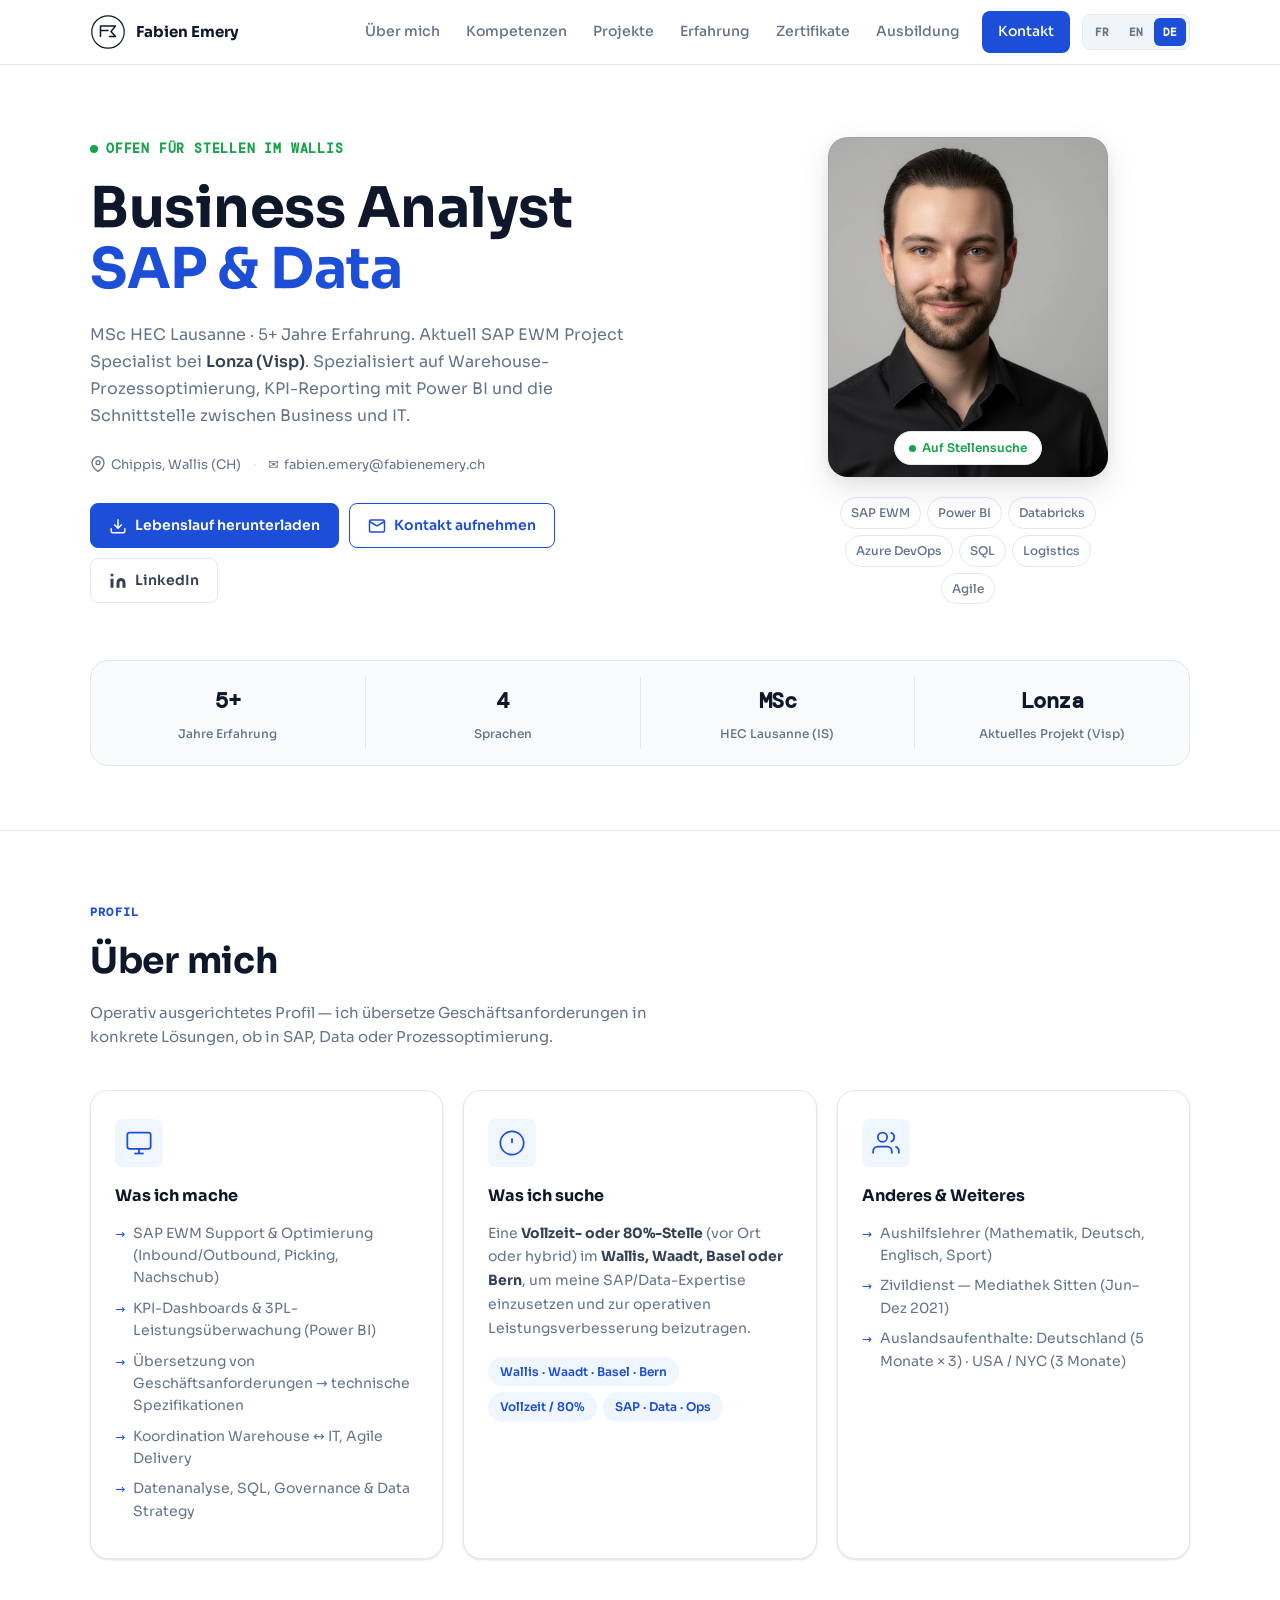
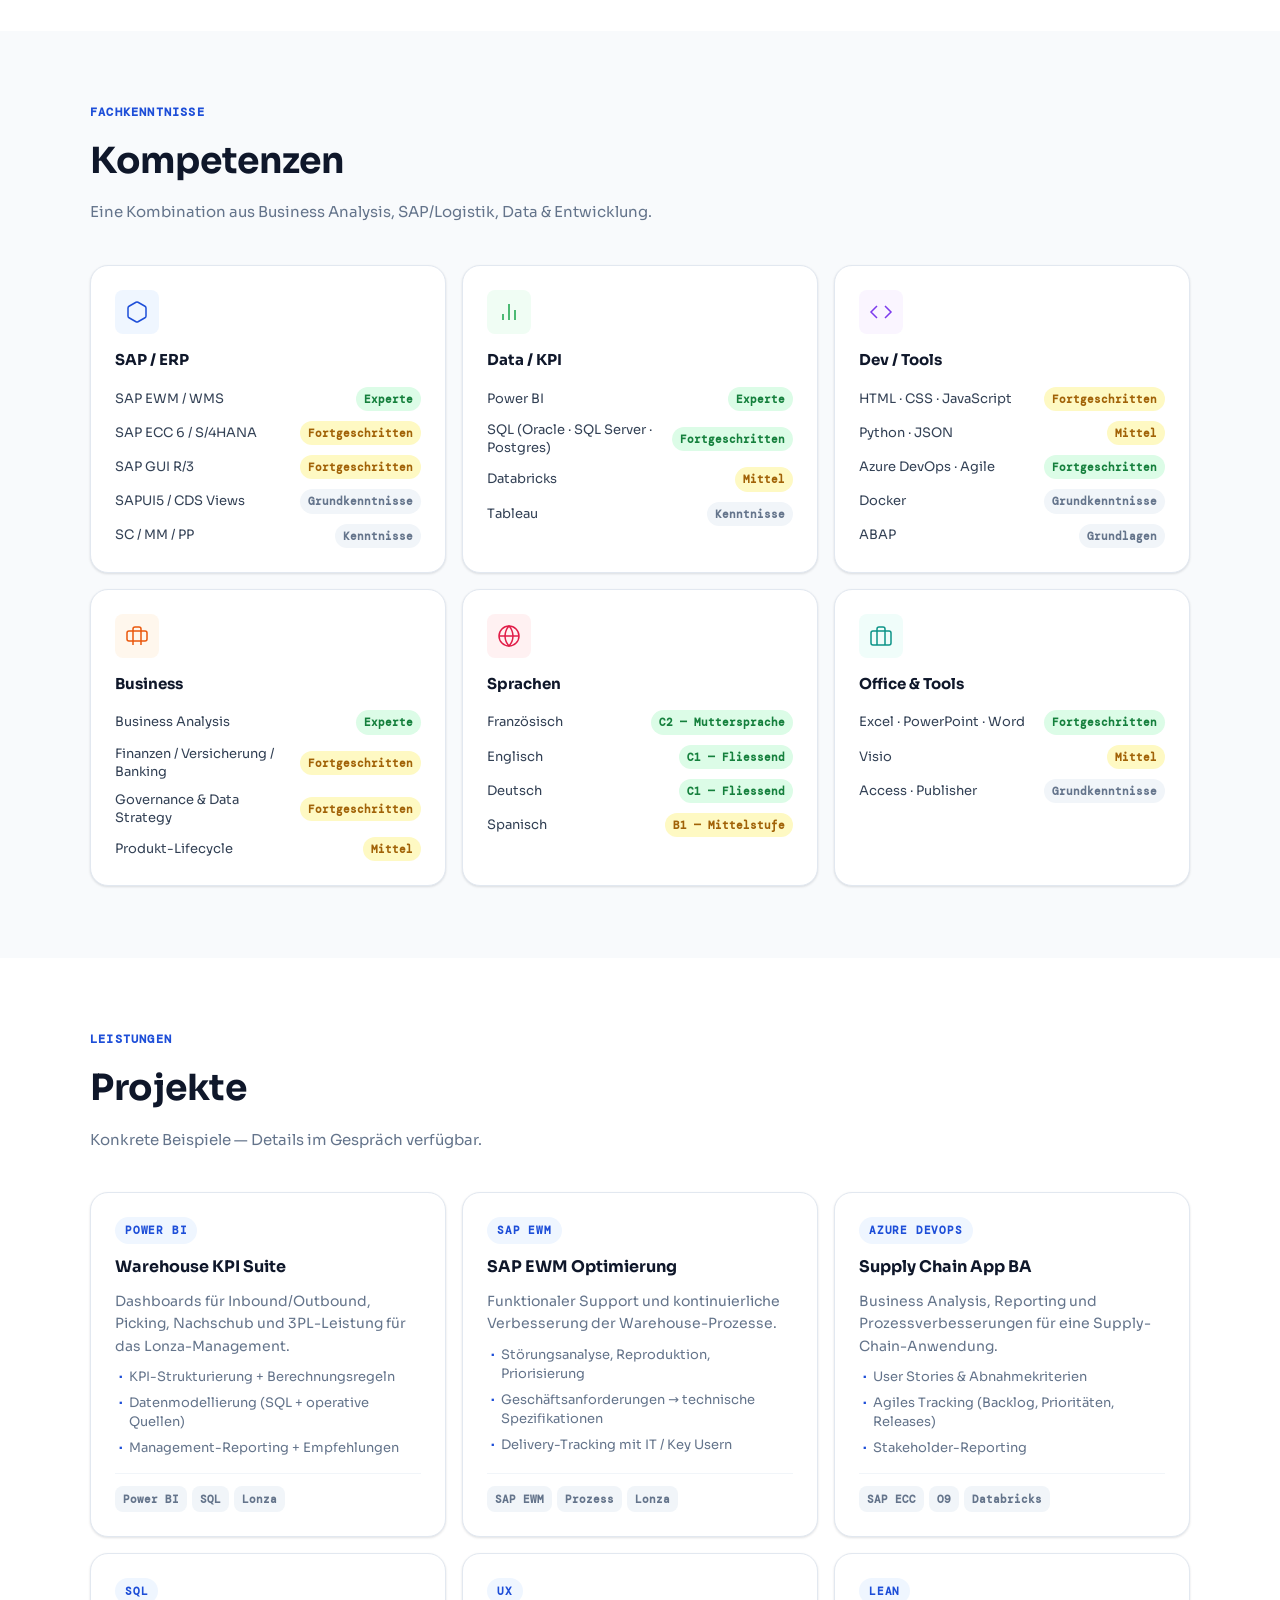
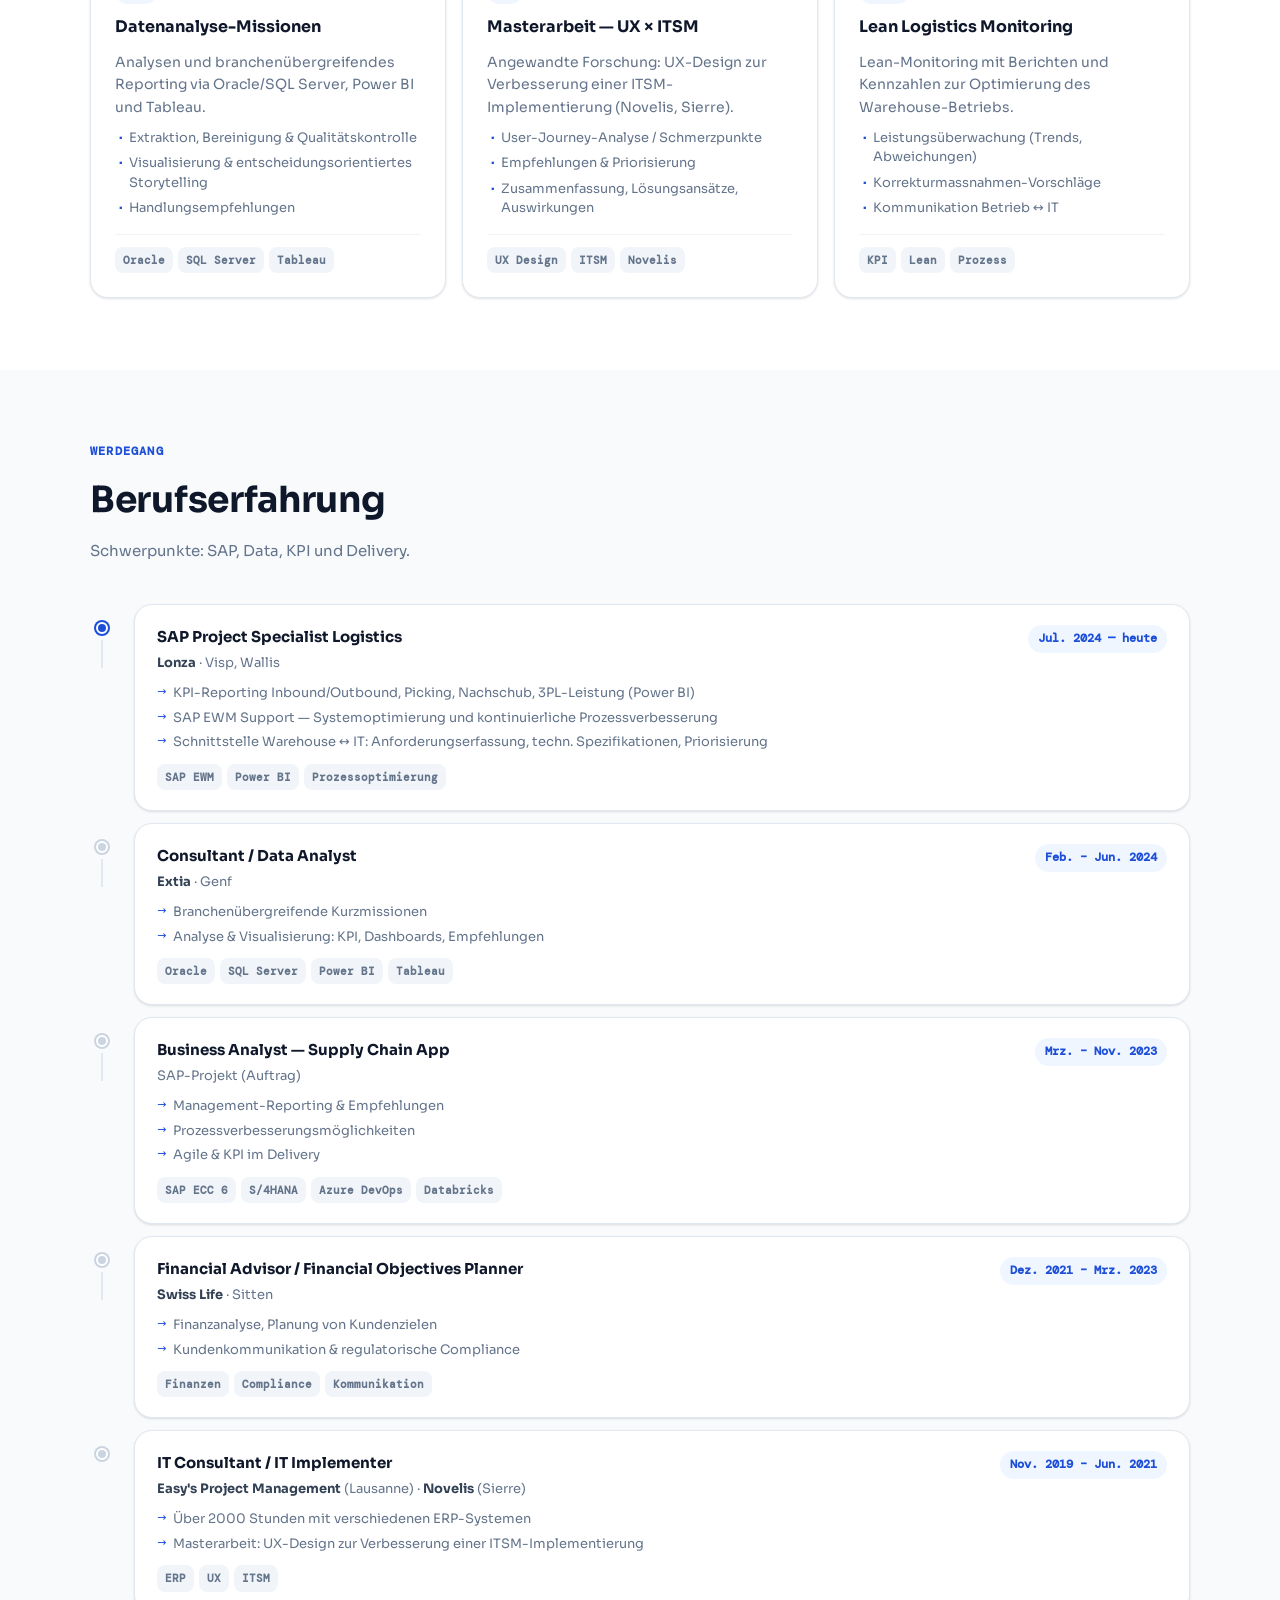
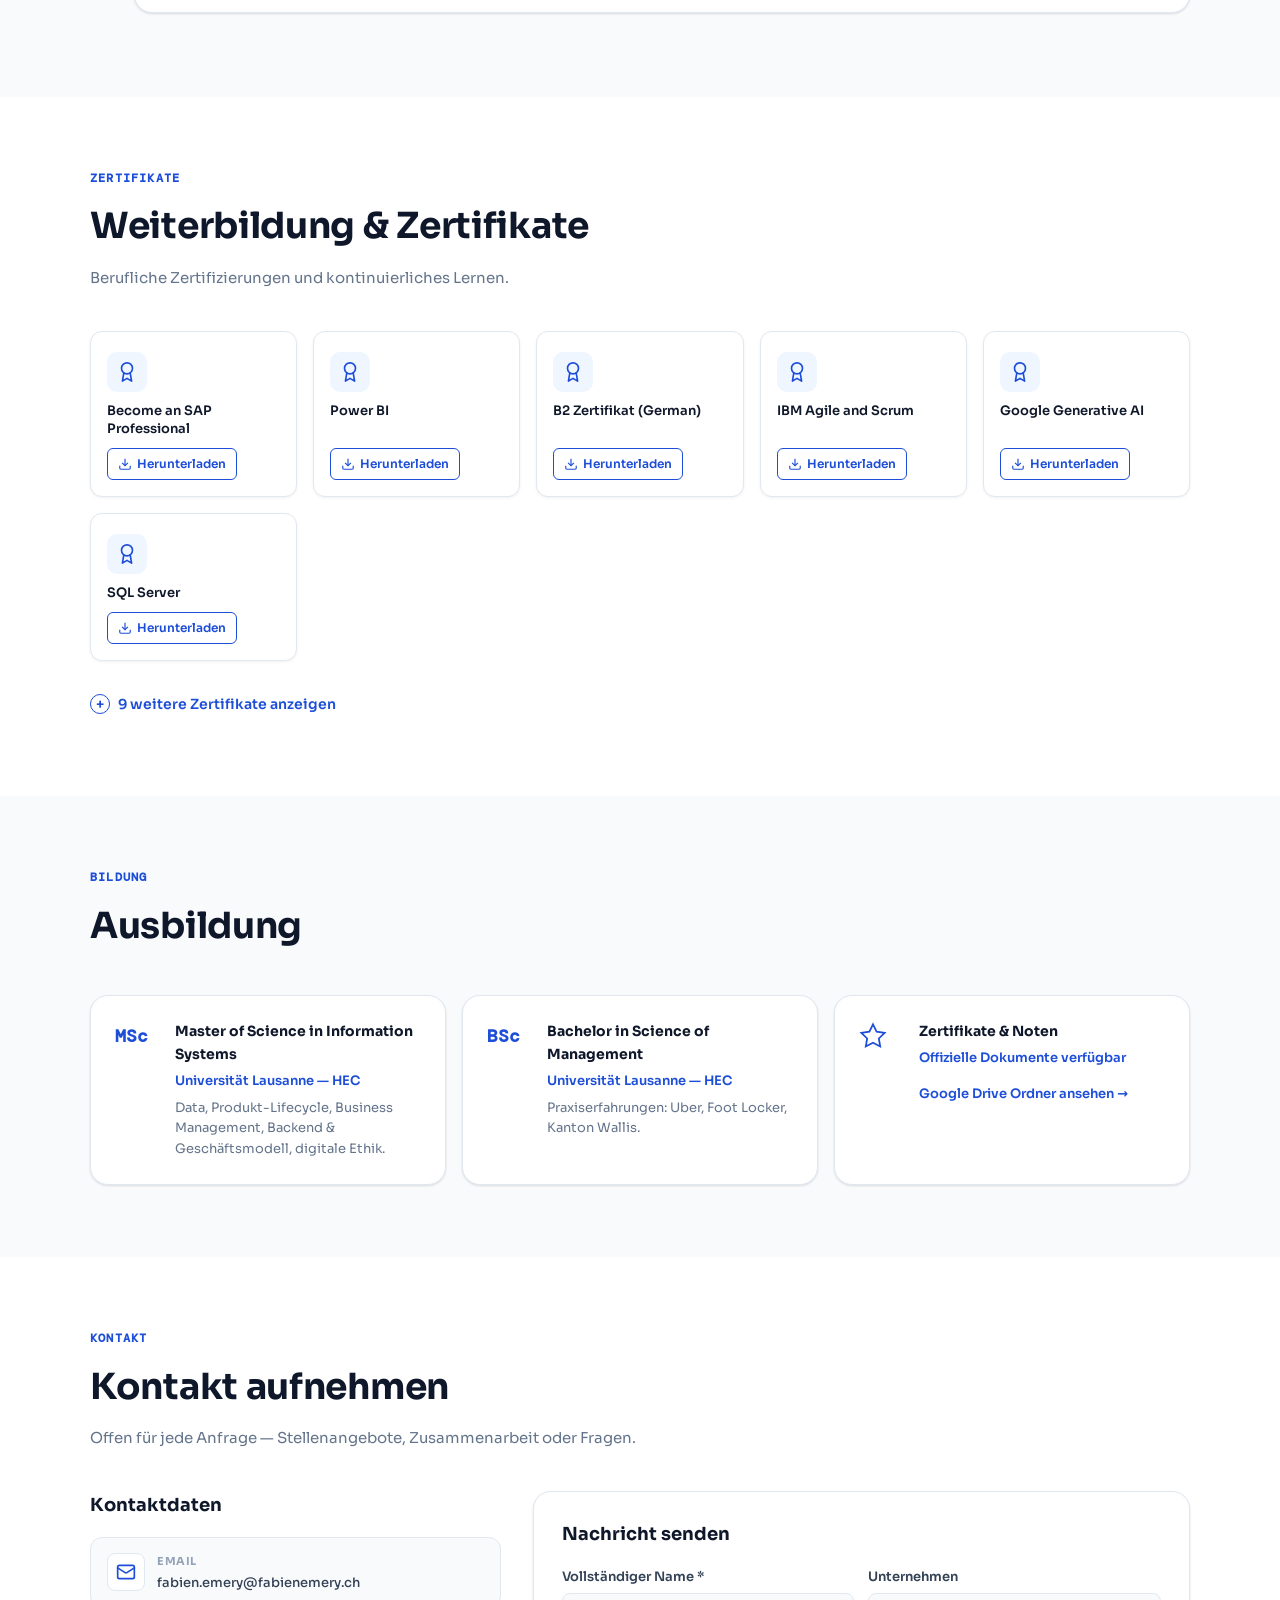
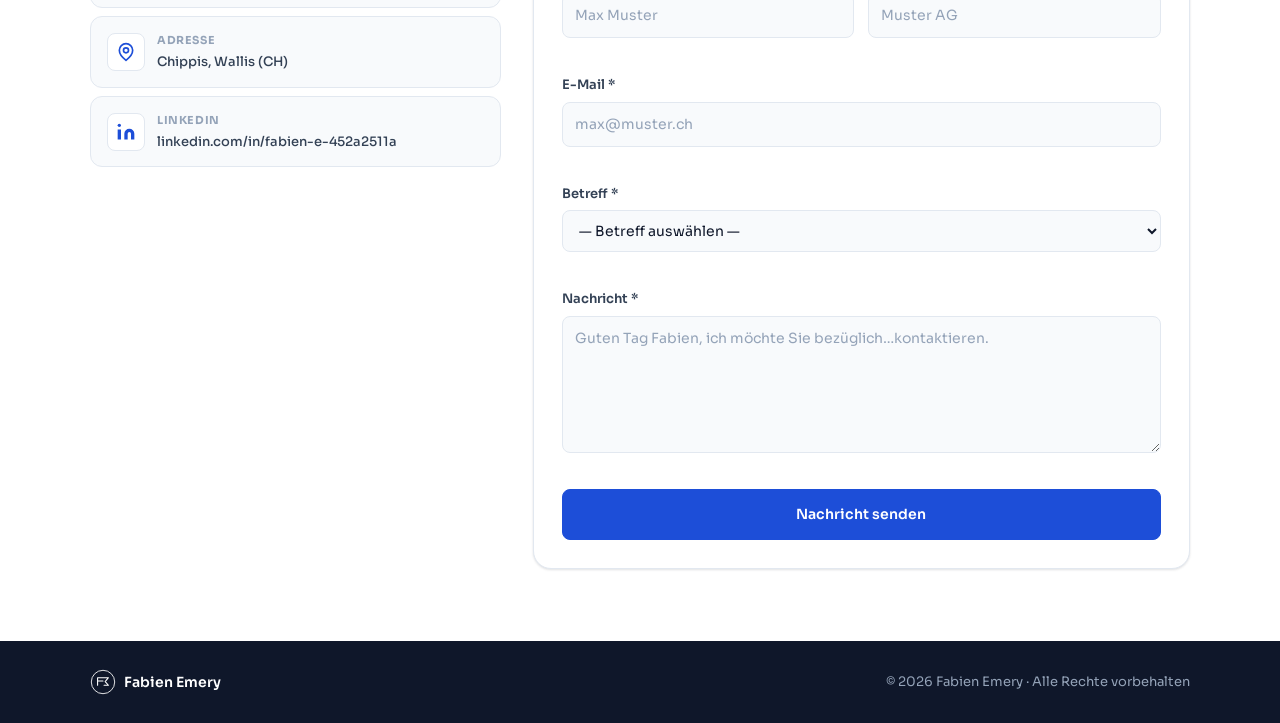
<file: de/index.html>
<!doctype html>
<html lang="de" data-theme="light">
<head>
  <meta charset="utf-8" />
  <link rel="icon" href="../assets/img/favicon.svg?v=2" type="image/svg+xml" />
  <link rel="icon" href="../assets/img/favicon.png?v=2" type="image/png" sizes="32x32" />
  <link rel="apple-touch-icon" href="../assets/img/favicon.png?v=2" />
  <meta name="viewport" content="width=device-width, initial-scale=1" />
  <title>Fabien Emery — SAP Project Specialist & Business Analyst</title>
  <meta name="description" content="Portfolio von Fabien Emery — Project Specialist, SAP EWM Business Analyst, Data & KPI, Power BI. Wohnhaft im Wallis (CH)." />
  <meta name="theme-color" content="#ffffff" />
  <link rel="canonical" href="https://fabienemery.ch/de/" />

  <!-- Hreflang -->
  <link rel="alternate" hreflang="fr" href="https://fabienemery.ch/" />
  <link rel="alternate" hreflang="en" href="https://fabienemery.ch/en/" />
  <link rel="alternate" hreflang="de" href="https://fabienemery.ch/de/" />
  <link rel="alternate" hreflang="x-default" href="https://fabienemery.ch/" />

  <!-- Open Graph -->
  <meta property="og:title" content="Fabien Emery — SAP Project Specialist" />
  <meta property="og:description" content="SAP EWM Business Analyst · Data & KPI · Power BI · Wallis (CH)" />
  <meta property="og:type" content="website" />
  <meta property="og:url" content="https://fabienemery.ch/de/" />
  <meta property="og:image" content="https://fabienemery.ch/assets/img/photo.jpg" />
  <link rel="preconnect" href="https://fonts.googleapis.com" />
  <link rel="preconnect" href="https://fonts.gstatic.com" crossorigin />
  <link href="https://fonts.googleapis.com/css2?family=Sora:wght@300;400;500;600;700&family=DM+Mono:wght@400;500&display=swap" rel="stylesheet" />
  <link rel="stylesheet" href="../assets/css/style.css" />
</head>

<body>
  <a class="skip-link" href="#inhalt">Zum Inhalt springen</a>

  <!-- HEADER -->
  <header class="header" id="header">
    <div class="container header__inner">
      <a href="#" class="brand" aria-label="Fabien Emery — Startseite">
        <svg class="brand__logo" xmlns="http://www.w3.org/2000/svg" viewBox="0 0 120 120" aria-hidden="true"><circle cx="60" cy="60" r="54" stroke="currentColor" stroke-width="4" fill="none"/><path d="M35 75L35 40L70 40M35 55L60 55M65 40L85 40L70 58L85 75L65 75" stroke="currentColor" stroke-width="5" stroke-linecap="round" stroke-linejoin="round" fill="none"/></svg>
        <span class="brand__name">Fabien Emery</span>
      </a>

      <nav class="nav" aria-label="Hauptnavigation">
        <div class="nav__menu" id="navMenu">
          <a href="#about" class="nav__link">Über mich</a>
          <a href="#skills" class="nav__link">Kompetenzen</a>
          <a href="#projects" class="nav__link">Projekte</a>
          <a href="#experience" class="nav__link">Erfahrung</a>
          <a href="#certifications" class="nav__link">Zertifikate</a>
          <a href="#education" class="nav__link">Ausbildung</a>
          <a href="#contact" class="nav__link nav__link--cta">Kontakt</a>
        </div>

        <!-- Sprachumschalter -->
        <div class="lang-switcher" aria-label="Sprache wählen">
          <a href="/" class="lang-btn" hreflang="fr" aria-label="Version française">FR</a>
          <a href="/en/" class="lang-btn" hreflang="en" aria-label="English version">EN</a>
          <span class="lang-btn lang-btn--active" aria-current="true">DE</span>
        </div>

        <button class="nav__toggle" id="navToggle" aria-expanded="false" aria-controls="navMenu" aria-label="Menü öffnen">
          <span class="burger"><span></span><span></span><span></span></span>
        </button>
      </nav>
    </div>
  </header>

  <main id="inhalt">

    <!-- HERO -->
    <section class="hero" id="hero">
      <div class="container hero__inner">
        <div class="hero__content reveal">
          <p class="hero__kicker">
            <span class="kicker-dot"></span>
            Offen für Stellen im Wallis
          </p>
          <h1 class="hero__title">
            Business Analyst<br />
            <span class="highlight">SAP &amp; Data</span>
          </h1>
          <p class="hero__lead">
            MSc HEC Lausanne · 5+ Jahre Erfahrung. Aktuell SAP EWM Project Specialist bei
            <strong>Lonza (Visp)</strong>. Spezialisiert auf Warehouse-Prozessoptimierung,
            KPI-Reporting mit Power BI und die Schnittstelle zwischen Business und IT.
          </p>

          <div class="hero__meta">
            <span class="meta-item">
              <svg width="16" height="16" viewBox="0 0 24 24" fill="none" stroke="currentColor" stroke-width="2"><path d="M21 10c0 7-9 13-9 13s-9-6-9-13a9 9 0 0 1 18 0z"/><circle cx="12" cy="10" r="3"/></svg>
              Chippis, Wallis (CH)
            </span>
            <span class="meta-sep">·</span>
            <a href="mailto:fabien.emery@fabienemery.ch" class="meta-item meta-link">
              <span class="meta-icon">✉</span>
              <span>fabien.emery@fabienemery.ch</span>
            </a>
          </div>

          <div class="hero__cta">
            <a class="btn btn--primary" href="../docs/CV_FE.pdf" target="_blank" rel="noopener" id="cvDownload" data-track="cv-download">
              <svg width="18" height="18" viewBox="0 0 24 24" fill="none" stroke="currentColor" stroke-width="2"><path d="M21 15v4a2 2 0 0 1-2 2H5a2 2 0 0 1-2-2v-4"/><polyline points="7 10 12 15 17 10"/><line x1="12" y1="15" x2="12" y2="3"/></svg>
              Lebenslauf herunterladen
            </a>
            <a class="btn btn--outline" href="#contact">
              <svg width="18" height="18" viewBox="0 0 24 24" fill="none" stroke="currentColor" stroke-width="2"><path d="M4 4h16c1.1 0 2 .9 2 2v12c0 1.1-.9 2-2 2H4c-1.1 0-2-.9-2-2V6c0-1.1.9-2 2-2z"/><polyline points="22,6 12,12 2,6"/></svg>
              Kontakt aufnehmen
            </a>
            <a class="btn btn--ghost" href="https://www.linkedin.com/in/fabien-e-452a2511a/" target="_blank" rel="noopener">
              <svg width="18" height="18" viewBox="0 0 24 24" fill="currentColor"><path d="M16 8a6 6 0 0 1 6 6v7h-4v-7a2 2 0 0 0-2-2 2 2 0 0 0-2 2v7h-4v-7a6 6 0 0 1 6-6z"/><rect x="2" y="9" width="4" height="12"/><circle cx="4" cy="4" r="2"/></svg>
              LinkedIn
            </a>
          </div>
        </div>

        <aside class="hero__photo reveal reveal--right" aria-label="Foto von Fabien Emery">
          <div class="photo-frame">
            <img src="../assets/img/photo.jpg" alt="Fabien Emery" width="340" height="400" loading="eager" />
            <div class="photo-badge">
              <span class="badge-dot"></span>
              Auf Stellensuche
            </div>
          </div>
          <div class="hero__tags">
            <span class="tag">SAP EWM</span>
            <span class="tag">Power BI</span>
            <span class="tag">Databricks</span>
            <span class="tag">Azure DevOps</span>
            <span class="tag">SQL</span>
            <span class="tag">Logistics</span>
            <span class="tag">Agile</span>
          </div>
        </aside>
      </div>

      <!-- Stats bar -->
      <div class="container">
        <div class="stats-bar reveal">
          <div class="stat">
            <span class="stat__num">5+</span>
            <span class="stat__label">Jahre Erfahrung</span>
          </div>
          <div class="stat-sep"></div>
          <div class="stat">
            <span class="stat__num">4</span>
            <span class="stat__label">Sprachen</span>
          </div>
          <div class="stat-sep"></div>
          <div class="stat">
            <span class="stat__num">MSc</span>
            <span class="stat__label">HEC Lausanne (IS)</span>
          </div>
          <div class="stat-sep"></div>
          <div class="stat">
            <span class="stat__num">Lonza</span>
            <span class="stat__label">Aktuelles Projekt (Visp)</span>
          </div>
        </div>
      </div>
    </section>

    <!-- ABOUT -->
    <section class="section" id="about">
      <div class="container">
        <div class="section__head reveal">
          <p class="section__label">Profil</p>
          <h2>Über mich</h2>
          <p class="section__desc">
            Operativ ausgerichtetes Profil — ich übersetze Geschäftsanforderungen in konkrete Lösungen,
            ob in SAP, Data oder Prozessoptimierung.
          </p>
        </div>

        <div class="about__grid">
          <div class="about__block reveal">
            <div class="about__icon">
              <svg width="28" height="28" viewBox="0 0 24 24" fill="none" stroke="currentColor" stroke-width="1.5"><rect x="2" y="3" width="20" height="14" rx="2"/><line x1="8" y1="21" x2="16" y2="21"/><line x1="12" y1="17" x2="12" y2="21"/></svg>
            </div>
            <h3>Was ich mache</h3>
            <ul class="feature-list">
              <li>SAP EWM Support &amp; Optimierung (Inbound/Outbound, Picking, Nachschub)</li>
              <li>KPI-Dashboards &amp; 3PL-Leistungsüberwachung (Power BI)</li>
              <li>Übersetzung von Geschäftsanforderungen → technische Spezifikationen</li>
              <li>Koordination Warehouse ↔ IT, Agile Delivery</li>
              <li>Datenanalyse, SQL, Governance &amp; Data Strategy</li>
            </ul>
          </div>

          <div class="about__block reveal reveal--delay-1">
            <div class="about__icon">
              <svg width="28" height="28" viewBox="0 0 24 24" fill="none" stroke="currentColor" stroke-width="1.5"><circle cx="12" cy="12" r="10"/><line x1="12" y1="8" x2="12" y2="12"/><line x1="12" y1="16" x2="12.01" y2="16"/></svg>
            </div>
            <h3>Was ich suche</h3>
            <p class="about__text">
              Eine <strong>Vollzeit- oder 80%-Stelle</strong> (vor Ort oder hybrid) im
              <strong>Wallis, Waadt, Basel oder Bern</strong>,
              um meine SAP/Data-Expertise einzusetzen und zur operativen Leistungsverbesserung beizutragen.
            </p>
            <div class="about__chips">
              <span class="chip">Wallis · Waadt · Basel · Bern</span>
              <span class="chip">Vollzeit / 80%</span>
              <span class="chip">SAP · Data · Ops</span>
            </div>
          </div>

          <div class="about__block reveal reveal--delay-2">
            <div class="about__icon">
              <svg width="28" height="28" viewBox="0 0 24 24" fill="none" stroke="currentColor" stroke-width="1.5"><path d="M17 21v-2a4 4 0 0 0-4-4H5a4 4 0 0 0-4 4v2"/><circle cx="9" cy="7" r="4"/><path d="M23 21v-2a4 4 0 0 0-3-3.87"/><path d="M16 3.13a4 4 0 0 1 0 7.75"/></svg>
            </div>
            <h3>Anderes &amp; Weiteres</h3>
            <ul class="feature-list">
              <li>Aushilfslehrer (Mathematik, Deutsch, Englisch, Sport)</li>
              <li>Zivildienst — Mediathek Sitten (Jun–Dez 2021)</li>
              <li>Auslandsaufenthalte: Deutschland (5 Monate × 3) · USA / NYC (3 Monate)</li>
            </ul>
          </div>
        </div>
      </div>
    </section>

    <!-- SKILLS -->
    <section class="section section--gray" id="skills">
      <div class="container">
        <div class="section__head reveal">
          <p class="section__label">Fachkenntnisse</p>
          <h2>Kompetenzen</h2>
          <p class="section__desc">Eine Kombination aus Business Analysis, SAP/Logistik, Data &amp; Entwicklung.</p>
        </div>

        <div class="skills__grid">
          <div class="skill-card reveal">
            <div class="skill-card__icon skill-card__icon--blue">
              <svg width="24" height="24" viewBox="0 0 24 24" fill="none" stroke="currentColor" stroke-width="1.5"><path d="M21 16V8a2 2 0 0 0-1-1.73l-7-4a2 2 0 0 0-2 0l-7 4A2 2 0 0 0 3 8v8a2 2 0 0 0 1 1.73l7 4a2 2 0 0 0 2 0l7-4A2 2 0 0 0 21 16z"/></svg>
            </div>
            <h3>SAP / ERP</h3>
            <ul class="skill-list">
              <li><span class="skill-name">SAP EWM / WMS</span><span class="skill-level skill-level--high">Experte</span></li>
              <li><span class="skill-name">SAP ECC 6 / S/4HANA</span><span class="skill-level skill-level--med">Fortgeschritten</span></li>
              <li><span class="skill-name">SAP GUI R/3</span><span class="skill-level skill-level--med">Fortgeschritten</span></li>
              <li><span class="skill-name">SAPUI5 / CDS Views</span><span class="skill-level skill-level--low">Grundkenntnisse</span></li>
              <li><span class="skill-name">SC / MM / PP</span><span class="skill-level skill-level--low">Kenntnisse</span></li>
            </ul>
          </div>

          <div class="skill-card reveal reveal--delay-1">
            <div class="skill-card__icon skill-card__icon--green">
              <svg width="24" height="24" viewBox="0 0 24 24" fill="none" stroke="currentColor" stroke-width="1.5"><line x1="18" y1="20" x2="18" y2="10"/><line x1="12" y1="20" x2="12" y2="4"/><line x1="6" y1="20" x2="6" y2="14"/></svg>
            </div>
            <h3>Data / KPI</h3>
            <ul class="skill-list">
              <li><span class="skill-name">Power BI</span><span class="skill-level skill-level--high">Experte</span></li>
              <li><span class="skill-name">SQL (Oracle · SQL Server · Postgres)</span><span class="skill-level skill-level--high">Fortgeschritten</span></li>
              <li><span class="skill-name">Databricks</span><span class="skill-level skill-level--med">Mittel</span></li>
              <li><span class="skill-name">Tableau</span><span class="skill-level skill-level--low">Kenntnisse</span></li>
            </ul>
          </div>

          <div class="skill-card reveal reveal--delay-2">
            <div class="skill-card__icon skill-card__icon--purple">
              <svg width="24" height="24" viewBox="0 0 24 24" fill="none" stroke="currentColor" stroke-width="1.5"><polyline points="16 18 22 12 16 6"/><polyline points="8 6 2 12 8 18"/></svg>
            </div>
            <h3>Dev / Tools</h3>
            <ul class="skill-list">
              <li><span class="skill-name">HTML · CSS · JavaScript</span><span class="skill-level skill-level--med">Fortgeschritten</span></li>
              <li><span class="skill-name">Python · JSON</span><span class="skill-level skill-level--med">Mittel</span></li>
              <li><span class="skill-name">Azure DevOps · Agile</span><span class="skill-level skill-level--high">Fortgeschritten</span></li>
              <li><span class="skill-name">Docker</span><span class="skill-level skill-level--low">Grundkenntnisse</span></li>
              <li><span class="skill-name">ABAP</span><span class="skill-level skill-level--low">Grundlagen</span></li>
            </ul>
          </div>

          <div class="skill-card reveal">
            <div class="skill-card__icon skill-card__icon--orange">
              <svg width="24" height="24" viewBox="0 0 24 24" fill="none" stroke="currentColor" stroke-width="1.5"><path d="M20 7H4a2 2 0 0 0-2 2v6a2 2 0 0 0 2 2h16a2 2 0 0 0 2-2V9a2 2 0 0 0-2-2z"/><path d="M16 21V5a2 2 0 0 0-2-2h-4a2 2 0 0 0-2 2v16"/></svg>
            </div>
            <h3>Business</h3>
            <ul class="skill-list">
              <li><span class="skill-name">Business Analysis</span><span class="skill-level skill-level--high">Experte</span></li>
              <li><span class="skill-name">Finanzen / Versicherung / Banking</span><span class="skill-level skill-level--med">Fortgeschritten</span></li>
              <li><span class="skill-name">Governance &amp; Data Strategy</span><span class="skill-level skill-level--med">Fortgeschritten</span></li>
              <li><span class="skill-name">Produkt-Lifecycle</span><span class="skill-level skill-level--med">Mittel</span></li>
            </ul>
          </div>

          <div class="skill-card reveal reveal--delay-1">
            <div class="skill-card__icon skill-card__icon--red">
              <svg width="24" height="24" viewBox="0 0 24 24" fill="none" stroke="currentColor" stroke-width="1.5"><circle cx="12" cy="12" r="10"/><line x1="2" y1="12" x2="22" y2="12"/><path d="M12 2a15.3 15.3 0 0 1 4 10 15.3 15.3 0 0 1-4 10 15.3 15.3 0 0 1-4-10 15.3 15.3 0 0 1 4-10z"/></svg>
            </div>
            <h3>Sprachen</h3>
            <ul class="skill-list">
              <li><span class="skill-name">Französisch</span><span class="skill-level skill-level--high">C2 — Muttersprache</span></li>
              <li><span class="skill-name">Englisch</span><span class="skill-level skill-level--high">C1 — Fliessend</span></li>
              <li><span class="skill-name">Deutsch</span><span class="skill-level skill-level--high">C1 — Fliessend</span></li>
              <li><span class="skill-name">Spanisch</span><span class="skill-level skill-level--med">B1 — Mittelstufe</span></li>
            </ul>
          </div>

          <div class="skill-card reveal reveal--delay-2">
            <div class="skill-card__icon skill-card__icon--teal">
              <svg width="24" height="24" viewBox="0 0 24 24" fill="none" stroke="currentColor" stroke-width="1.5"><rect x="2" y="7" width="20" height="14" rx="2"/><path d="M16 21V5a2 2 0 0 0-2-2h-4a2 2 0 0 0-2 2v16"/></svg>
            </div>
            <h3>Office &amp; Tools</h3>
            <ul class="skill-list">
              <li><span class="skill-name">Excel · PowerPoint · Word</span><span class="skill-level skill-level--high">Fortgeschritten</span></li>
              <li><span class="skill-name">Visio</span><span class="skill-level skill-level--med">Mittel</span></li>
              <li><span class="skill-name">Access · Publisher</span><span class="skill-level skill-level--low">Grundkenntnisse</span></li>
            </ul>
          </div>
        </div>
      </div>
    </section>

    <!-- PROJECTS -->
    <section class="section" id="projects">
      <div class="container">
        <div class="section__head reveal">
          <p class="section__label">Leistungen</p>
          <h2>Projekte</h2>
          <p class="section__desc">Konkrete Beispiele — Details im Gespräch verfügbar.</p>
        </div>

        <div class="projects__grid">
          <article class="project-card reveal">
            <div class="project-card__tag">Power BI</div>
            <h3>Warehouse KPI Suite</h3>
            <p>Dashboards für Inbound/Outbound, Picking, Nachschub und 3PL-Leistung für das Lonza-Management.</p>
            <ul class="project-list">
              <li>KPI-Strukturierung + Berechnungsregeln</li>
              <li>Datenmodellierung (SQL + operative Quellen)</li>
              <li>Management-Reporting + Empfehlungen</li>
            </ul>
            <div class="project-card__footer">
              <span class="tech-tag">Power BI</span><span class="tech-tag">SQL</span><span class="tech-tag">Lonza</span>
            </div>
          </article>

          <article class="project-card reveal reveal--delay-1">
            <div class="project-card__tag">SAP EWM</div>
            <h3>SAP EWM Optimierung</h3>
            <p>Funktionaler Support und kontinuierliche Verbesserung der Warehouse-Prozesse.</p>
            <ul class="project-list">
              <li>Störungsanalyse, Reproduktion, Priorisierung</li>
              <li>Geschäftsanforderungen → technische Spezifikationen</li>
              <li>Delivery-Tracking mit IT / Key Usern</li>
            </ul>
            <div class="project-card__footer">
              <span class="tech-tag">SAP EWM</span><span class="tech-tag">Prozess</span><span class="tech-tag">Lonza</span>
            </div>
          </article>

          <article class="project-card reveal reveal--delay-2">
            <div class="project-card__tag">Azure DevOps</div>
            <h3>Supply Chain App BA</h3>
            <p>Business Analysis, Reporting und Prozessverbesserungen für eine Supply-Chain-Anwendung.</p>
            <ul class="project-list">
              <li>User Stories &amp; Abnahmekriterien</li>
              <li>Agiles Tracking (Backlog, Prioritäten, Releases)</li>
              <li>Stakeholder-Reporting</li>
            </ul>
            <div class="project-card__footer">
              <span class="tech-tag">SAP ECC</span><span class="tech-tag">O9</span><span class="tech-tag">Databricks</span>
            </div>
          </article>

          <article class="project-card reveal">
            <div class="project-card__tag">SQL</div>
            <h3>Datenanalyse-Missionen</h3>
            <p>Analysen und branchenübergreifendes Reporting via Oracle/SQL Server, Power BI und Tableau.</p>
            <ul class="project-list">
              <li>Extraktion, Bereinigung &amp; Qualitätskontrolle</li>
              <li>Visualisierung &amp; entscheidungsorientiertes Storytelling</li>
              <li>Handlungsempfehlungen</li>
            </ul>
            <div class="project-card__footer">
              <span class="tech-tag">Oracle</span><span class="tech-tag">SQL Server</span><span class="tech-tag">Tableau</span>
            </div>
          </article>

          <article class="project-card reveal reveal--delay-1">
            <div class="project-card__tag">UX</div>
            <h3>Masterarbeit — UX × ITSM</h3>
            <p>Angewandte Forschung: UX-Design zur Verbesserung einer ITSM-Implementierung (Novelis, Sierre).</p>
            <ul class="project-list">
              <li>User-Journey-Analyse / Schmerzpunkte</li>
              <li>Empfehlungen &amp; Priorisierung</li>
              <li>Zusammenfassung, Lösungsansätze, Auswirkungen</li>
            </ul>
            <div class="project-card__footer">
              <span class="tech-tag">UX Design</span><span class="tech-tag">ITSM</span><span class="tech-tag">Novelis</span>
            </div>
          </article>

          <article class="project-card reveal reveal--delay-2">
            <div class="project-card__tag">Lean</div>
            <h3>Lean Logistics Monitoring</h3>
            <p>Lean-Monitoring mit Berichten und Kennzahlen zur Optimierung des Warehouse-Betriebs.</p>
            <ul class="project-list">
              <li>Leistungsüberwachung (Trends, Abweichungen)</li>
              <li>Korrekturmassnahmen-Vorschläge</li>
              <li>Kommunikation Betrieb ↔ IT</li>
            </ul>
            <div class="project-card__footer">
              <span class="tech-tag">KPI</span><span class="tech-tag">Lean</span><span class="tech-tag">Prozess</span>
            </div>
          </article>
        </div>
      </div>
    </section>

    <!-- EXPERIENCE -->
    <section class="section section--gray" id="experience">
      <div class="container">
        <div class="section__head reveal">
          <p class="section__label">Werdegang</p>
          <h2>Berufserfahrung</h2>
          <p class="section__desc">Schwerpunkte: SAP, Data, KPI und Delivery.</p>
        </div>

        <div class="timeline">
          <div class="timeline__item reveal">
            <div class="timeline__marker">
              <div class="timeline__dot timeline__dot--active"></div>
              <div class="timeline__line"></div>
            </div>
            <div class="timeline__body">
              <div class="timeline__header">
                <div>
                  <h3>SAP Project Specialist Logistics</h3>
                  <p class="timeline__company"><strong>Lonza</strong> · Visp, Wallis</p>
                </div>
                <span class="timeline__date">Jul. 2024 — heute</span>
              </div>
              <ul class="timeline__list">
                <li>KPI-Reporting Inbound/Outbound, Picking, Nachschub, 3PL-Leistung (Power BI)</li>
                <li>SAP EWM Support — Systemoptimierung und kontinuierliche Prozessverbesserung</li>
                <li>Schnittstelle Warehouse ↔ IT: Anforderungserfassung, techn. Spezifikationen, Priorisierung</li>
              </ul>
              <div class="timeline__tags">
                <span class="tech-tag">SAP EWM</span><span class="tech-tag">Power BI</span><span class="tech-tag">Prozessoptimierung</span>
              </div>
            </div>
          </div>

          <div class="timeline__item reveal">
            <div class="timeline__marker">
              <div class="timeline__dot"></div>
              <div class="timeline__line"></div>
            </div>
            <div class="timeline__body">
              <div class="timeline__header">
                <div>
                  <h3>Consultant / Data Analyst</h3>
                  <p class="timeline__company"><strong>Extia</strong> · Genf</p>
                </div>
                <span class="timeline__date">Feb. – Jun. 2024</span>
              </div>
              <ul class="timeline__list">
                <li>Branchenübergreifende Kurzmissionen</li>
                <li>Analyse &amp; Visualisierung: KPI, Dashboards, Empfehlungen</li>
              </ul>
              <div class="timeline__tags">
                <span class="tech-tag">Oracle</span><span class="tech-tag">SQL Server</span><span class="tech-tag">Power BI</span><span class="tech-tag">Tableau</span>
              </div>
            </div>
          </div>

          <div class="timeline__item reveal">
            <div class="timeline__marker">
              <div class="timeline__dot"></div>
              <div class="timeline__line"></div>
            </div>
            <div class="timeline__body">
              <div class="timeline__header">
                <div>
                  <h3>Business Analyst — Supply Chain App</h3>
                  <p class="timeline__company">SAP-Projekt (Auftrag)</p>
                </div>
                <span class="timeline__date">Mrz. – Nov. 2023</span>
              </div>
              <ul class="timeline__list">
                <li>Management-Reporting &amp; Empfehlungen</li>
                <li>Prozessverbesserungsmöglichkeiten</li>
                <li>Agile &amp; KPI im Delivery</li>
              </ul>
              <div class="timeline__tags">
                <span class="tech-tag">SAP ECC 6</span><span class="tech-tag">S/4HANA</span><span class="tech-tag">Azure DevOps</span><span class="tech-tag">Databricks</span>
              </div>
            </div>
          </div>

          <div class="timeline__item reveal">
            <div class="timeline__marker">
              <div class="timeline__dot"></div>
              <div class="timeline__line"></div>
            </div>
            <div class="timeline__body">
              <div class="timeline__header">
                <div>
                  <h3>Financial Advisor / Financial Objectives Planner</h3>
                  <p class="timeline__company"><strong>Swiss Life</strong> · Sitten</p>
                </div>
                <span class="timeline__date">Dez. 2021 – Mrz. 2023</span>
              </div>
              <ul class="timeline__list">
                <li>Finanzanalyse, Planung von Kundenzielen</li>
                <li>Kundenkommunikation &amp; regulatorische Compliance</li>
              </ul>
              <div class="timeline__tags">
                <span class="tech-tag">Finanzen</span><span class="tech-tag">Compliance</span><span class="tech-tag">Kommunikation</span>
              </div>
            </div>
          </div>

          <div class="timeline__item reveal">
            <div class="timeline__marker">
              <div class="timeline__dot"></div>
            </div>
            <div class="timeline__body">
              <div class="timeline__header">
                <div>
                  <h3>IT Consultant / IT Implementer</h3>
                  <p class="timeline__company"><strong>Easy's Project Management</strong> (Lausanne) · <strong>Novelis</strong> (Sierre)</p>
                </div>
                <span class="timeline__date">Nov. 2019 – Jun. 2021</span>
              </div>
              <ul class="timeline__list">
                <li>Über 2000 Stunden mit verschiedenen ERP-Systemen</li>
                <li>Masterarbeit: UX-Design zur Verbesserung einer ITSM-Implementierung</li>
              </ul>
              <div class="timeline__tags">
                <span class="tech-tag">ERP</span><span class="tech-tag">UX</span><span class="tech-tag">ITSM</span>
              </div>
            </div>
          </div>
        </div>
      </div>
    </section>

    <!-- CERTIFICATIONS -->
    <section class="section" id="certifications">
      <div class="container">
        <div class="section__head reveal">
          <p class="section__label">Zertifikate</p>
          <h2>Weiterbildung &amp; Zertifikate</h2>
          <p class="section__desc">Berufliche Zertifizierungen und kontinuierliches Lernen.</p>
        </div>
        <div class="cert-grid">
          <div class="cert-card reveal">
            <div class="cert-card__icon"><svg width="22" height="22" viewBox="0 0 24 24" fill="none" stroke="currentColor" stroke-width="1.8" stroke-linecap="round" stroke-linejoin="round"><circle cx="12" cy="8" r="6"/><path d="M15.477 12.89 17 22l-5-3-5 3 1.523-9.11"/></svg></div>
            <p class="cert-card__title">Become an SAP Professional</p>
            <a class="cert-card__btn" href="../docs/certifications/Become%20an%20SAP%20professional.pdf" target="_blank" rel="noopener" download>
              <svg width="14" height="14" viewBox="0 0 24 24" fill="none" stroke="currentColor" stroke-width="2"><path d="M21 15v4a2 2 0 0 1-2 2H5a2 2 0 0 1-2-2v-4"/><polyline points="7 10 12 15 17 10"/><line x1="12" y1="15" x2="12" y2="3"/></svg>
              Herunterladen
            </a>
          </div>
          <div class="cert-card reveal">
            <div class="cert-card__icon"><svg width="22" height="22" viewBox="0 0 24 24" fill="none" stroke="currentColor" stroke-width="1.8" stroke-linecap="round" stroke-linejoin="round"><circle cx="12" cy="8" r="6"/><path d="M15.477 12.89 17 22l-5-3-5 3 1.523-9.11"/></svg></div>
            <p class="cert-card__title">Power BI</p>
            <a class="cert-card__btn" href="../docs/certifications/Power%20BI.pdf" target="_blank" rel="noopener" download>
              <svg width="14" height="14" viewBox="0 0 24 24" fill="none" stroke="currentColor" stroke-width="2"><path d="M21 15v4a2 2 0 0 1-2 2H5a2 2 0 0 1-2-2v-4"/><polyline points="7 10 12 15 17 10"/><line x1="12" y1="15" x2="12" y2="3"/></svg>
              Herunterladen
            </a>
          </div>
          <div class="cert-card reveal">
            <div class="cert-card__icon"><svg width="22" height="22" viewBox="0 0 24 24" fill="none" stroke="currentColor" stroke-width="1.8" stroke-linecap="round" stroke-linejoin="round"><circle cx="12" cy="8" r="6"/><path d="M15.477 12.89 17 22l-5-3-5 3 1.523-9.11"/></svg></div>
            <p class="cert-card__title">B2 Zertifikat (German)</p>
            <a class="cert-card__btn" href="../docs/certifications/B2%20Zertifikat.pdf" target="_blank" rel="noopener" download>
              <svg width="14" height="14" viewBox="0 0 24 24" fill="none" stroke="currentColor" stroke-width="2"><path d="M21 15v4a2 2 0 0 1-2 2H5a2 2 0 0 1-2-2v-4"/><polyline points="7 10 12 15 17 10"/><line x1="12" y1="15" x2="12" y2="3"/></svg>
              Herunterladen
            </a>
          </div>
          <div class="cert-card reveal">
            <div class="cert-card__icon"><svg width="22" height="22" viewBox="0 0 24 24" fill="none" stroke="currentColor" stroke-width="1.8" stroke-linecap="round" stroke-linejoin="round"><circle cx="12" cy="8" r="6"/><path d="M15.477 12.89 17 22l-5-3-5 3 1.523-9.11"/></svg></div>
            <p class="cert-card__title">IBM Agile and Scrum</p>
            <a class="cert-card__btn" href="../docs/certifications/IBM%20Agile%20and%20Scrum.pdf" target="_blank" rel="noopener" download>
              <svg width="14" height="14" viewBox="0 0 24 24" fill="none" stroke="currentColor" stroke-width="2"><path d="M21 15v4a2 2 0 0 1-2 2H5a2 2 0 0 1-2-2v-4"/><polyline points="7 10 12 15 17 10"/><line x1="12" y1="15" x2="12" y2="3"/></svg>
              Herunterladen
            </a>
          </div>
          <div class="cert-card reveal">
            <div class="cert-card__icon"><svg width="22" height="22" viewBox="0 0 24 24" fill="none" stroke="currentColor" stroke-width="1.8" stroke-linecap="round" stroke-linejoin="round"><circle cx="12" cy="8" r="6"/><path d="M15.477 12.89 17 22l-5-3-5 3 1.523-9.11"/></svg></div>
            <p class="cert-card__title">Google Generative AI</p>
            <a class="cert-card__btn" href="../docs/certifications/Google%20Generative%20AI.pdf" target="_blank" rel="noopener" download>
              <svg width="14" height="14" viewBox="0 0 24 24" fill="none" stroke="currentColor" stroke-width="2"><path d="M21 15v4a2 2 0 0 1-2 2H5a2 2 0 0 1-2-2v-4"/><polyline points="7 10 12 15 17 10"/><line x1="12" y1="15" x2="12" y2="3"/></svg>
              Herunterladen
            </a>
          </div>
          <div class="cert-card reveal">
            <div class="cert-card__icon"><svg width="22" height="22" viewBox="0 0 24 24" fill="none" stroke="currentColor" stroke-width="1.8" stroke-linecap="round" stroke-linejoin="round"><circle cx="12" cy="8" r="6"/><path d="M15.477 12.89 17 22l-5-3-5 3 1.523-9.11"/></svg></div>
            <p class="cert-card__title">SQL Server</p>
            <a class="cert-card__btn" href="../docs/certifications/SQL%20Server.pdf" target="_blank" rel="noopener" download>
              <svg width="14" height="14" viewBox="0 0 24 24" fill="none" stroke="currentColor" stroke-width="2"><path d="M21 15v4a2 2 0 0 1-2 2H5a2 2 0 0 1-2-2v-4"/><polyline points="7 10 12 15 17 10"/><line x1="12" y1="15" x2="12" y2="3"/></svg>
              Herunterladen
            </a>
          </div>
        </div>

        <details class="cert-more reveal">
          <summary class="cert-more__toggle">9 weitere Zertifikate anzeigen</summary>
          <div class="cert-grid cert-grid--more">
              <div class="cert-card">
                <div class="cert-card__icon"><svg width="22" height="22" viewBox="0 0 24 24" fill="none" stroke="currentColor" stroke-width="1.8" stroke-linecap="round" stroke-linejoin="round"><circle cx="12" cy="8" r="6"/><path d="M15.477 12.89 17 22l-5-3-5 3 1.523-9.11"/></svg></div>
                <p class="cert-card__title">Academia</p>
                <a class="cert-card__btn" href="../docs/certifications/Academia.pdf" target="_blank" rel="noopener" download>
                  <svg width="14" height="14" viewBox="0 0 24 24" fill="none" stroke="currentColor" stroke-width="2"><path d="M21 15v4a2 2 0 0 1-2 2H5a2 2 0 0 1-2-2v-4"/><polyline points="7 10 12 15 17 10"/><line x1="12" y1="15" x2="12" y2="3"/></svg>
                  Herunterladen
                </a>
              </div>
              <div class="cert-card">
                <div class="cert-card__icon"><svg width="22" height="22" viewBox="0 0 24 24" fill="none" stroke="currentColor" stroke-width="1.8" stroke-linecap="round" stroke-linejoin="round"><circle cx="12" cy="8" r="6"/><path d="M15.477 12.89 17 22l-5-3-5 3 1.523-9.11"/></svg></div>
                <p class="cert-card__title">AI Chatbot Development</p>
                <a class="cert-card__btn" href="../docs/certifications/chatbot.pdf" target="_blank" rel="noopener" download>
                  <svg width="14" height="14" viewBox="0 0 24 24" fill="none" stroke="currentColor" stroke-width="2"><path d="M21 15v4a2 2 0 0 1-2 2H5a2 2 0 0 1-2-2v-4"/><polyline points="7 10 12 15 17 10"/><line x1="12" y1="15" x2="12" y2="3"/></svg>
                  Herunterladen
                </a>
              </div>
              <div class="cert-card">
                <div class="cert-card__icon"><svg width="22" height="22" viewBox="0 0 24 24" fill="none" stroke="currentColor" stroke-width="1.8" stroke-linecap="round" stroke-linejoin="round"><circle cx="12" cy="8" r="6"/><path d="M15.477 12.89 17 22l-5-3-5 3 1.523-9.11"/></svg></div>
                <p class="cert-card__title">Command Line Linux</p>
                <a class="cert-card__btn" href="../docs/certifications/commande%20line%20linux.pdf" target="_blank" rel="noopener" download>
                  <svg width="14" height="14" viewBox="0 0 24 24" fill="none" stroke="currentColor" stroke-width="2"><path d="M21 15v4a2 2 0 0 1-2 2H5a2 2 0 0 1-2-2v-4"/><polyline points="7 10 12 15 17 10"/><line x1="12" y1="15" x2="12" y2="3"/></svg>
                  Herunterladen
                </a>
              </div>
              <div class="cert-card">
                <div class="cert-card__icon"><svg width="22" height="22" viewBox="0 0 24 24" fill="none" stroke="currentColor" stroke-width="1.8" stroke-linecap="round" stroke-linejoin="round"><circle cx="12" cy="8" r="6"/><path d="M15.477 12.89 17 22l-5-3-5 3 1.523-9.11"/></svg></div>
                <p class="cert-card__title">Docker for Beginners</p>
                <a class="cert-card__btn" href="../docs/certifications/Docker%20for%20beginners.pdf" target="_blank" rel="noopener" download>
                  <svg width="14" height="14" viewBox="0 0 24 24" fill="none" stroke="currentColor" stroke-width="2"><path d="M21 15v4a2 2 0 0 1-2 2H5a2 2 0 0 1-2-2v-4"/><polyline points="7 10 12 15 17 10"/><line x1="12" y1="15" x2="12" y2="3"/></svg>
                  Herunterladen
                </a>
              </div>
              <div class="cert-card">
                <div class="cert-card__icon"><svg width="22" height="22" viewBox="0 0 24 24" fill="none" stroke="currentColor" stroke-width="1.8" stroke-linecap="round" stroke-linejoin="round"><circle cx="12" cy="8" r="6"/><path d="M15.477 12.89 17 22l-5-3-5 3 1.523-9.11"/></svg></div>
                <p class="cert-card__title">Portfolio HTML/CSS</p>
                <a class="cert-card__btn" href="../docs/certifications/portfolio%20HTM%20CSS.pdf" target="_blank" rel="noopener" download>
                  <svg width="14" height="14" viewBox="0 0 24 24" fill="none" stroke="currentColor" stroke-width="2"><path d="M21 15v4a2 2 0 0 1-2 2H5a2 2 0 0 1-2-2v-4"/><polyline points="7 10 12 15 17 10"/><line x1="12" y1="15" x2="12" y2="3"/></svg>
                  Herunterladen
                </a>
              </div>
              <div class="cert-card">
                <div class="cert-card__icon"><svg width="22" height="22" viewBox="0 0 24 24" fill="none" stroke="currentColor" stroke-width="1.8" stroke-linecap="round" stroke-linejoin="round"><circle cx="12" cy="8" r="6"/><path d="M15.477 12.89 17 22l-5-3-5 3 1.523-9.11"/></svg></div>
                <p class="cert-card__title">Project R</p>
                <a class="cert-card__btn" href="../docs/certifications/project%20R.pdf" target="_blank" rel="noopener" download>
                  <svg width="14" height="14" viewBox="0 0 24 24" fill="none" stroke="currentColor" stroke-width="2"><path d="M21 15v4a2 2 0 0 1-2 2H5a2 2 0 0 1-2-2v-4"/><polyline points="7 10 12 15 17 10"/><line x1="12" y1="15" x2="12" y2="3"/></svg>
                  Herunterladen
                </a>
              </div>
              <div class="cert-card">
                <div class="cert-card__icon"><svg width="22" height="22" viewBox="0 0 24 24" fill="none" stroke="currentColor" stroke-width="1.8" stroke-linecap="round" stroke-linejoin="round"><circle cx="12" cy="8" r="6"/><path d="M15.477 12.89 17 22l-5-3-5 3 1.523-9.11"/></svg></div>
                <p class="cert-card__title">Python — Data Analysis (Pandas &amp; NumPy)</p>
                <a class="cert-card__btn" href="../docs/certifications/Python%20for%20Data%20Analysis%20-%20Pandas%20NumPy.pdf" target="_blank" rel="noopener" download>
                  <svg width="14" height="14" viewBox="0 0 24 24" fill="none" stroke="currentColor" stroke-width="2"><path d="M21 15v4a2 2 0 0 1-2 2H5a2 2 0 0 1-2-2v-4"/><polyline points="7 10 12 15 17 10"/><line x1="12" y1="15" x2="12" y2="3"/></svg>
                  Herunterladen
                </a>
              </div>
              <div class="cert-card">
                <div class="cert-card__icon"><svg width="22" height="22" viewBox="0 0 24 24" fill="none" stroke="currentColor" stroke-width="1.8" stroke-linecap="round" stroke-linejoin="round"><circle cx="12" cy="8" r="6"/><path d="M15.477 12.89 17 22l-5-3-5 3 1.523-9.11"/></svg></div>
                <p class="cert-card__title">Python Program (UST)</p>
                <a class="cert-card__btn" href="../docs/certifications/python%20program%20from%20UST.pdf" target="_blank" rel="noopener" download>
                  <svg width="14" height="14" viewBox="0 0 24 24" fill="none" stroke="currentColor" stroke-width="2"><path d="M21 15v4a2 2 0 0 1-2 2H5a2 2 0 0 1-2-2v-4"/><polyline points="7 10 12 15 17 10"/><line x1="12" y1="15" x2="12" y2="3"/></svg>
                  Herunterladen
                </a>
              </div>
              <div class="cert-card">
                <div class="cert-card__icon"><svg width="22" height="22" viewBox="0 0 24 24" fill="none" stroke="currentColor" stroke-width="1.8" stroke-linecap="round" stroke-linejoin="round"><circle cx="12" cy="8" r="6"/><path d="M15.477 12.89 17 22l-5-3-5 3 1.523-9.11"/></svg></div>
                <p class="cert-card__title">VM in Microsoft Azure (Neural Networks)</p>
                <a class="cert-card__btn" href="../docs/certifications/VM%20in%20Microsoft%20Azure%20NN.pdf" target="_blank" rel="noopener" download>
                  <svg width="14" height="14" viewBox="0 0 24 24" fill="none" stroke="currentColor" stroke-width="2"><path d="M21 15v4a2 2 0 0 1-2 2H5a2 2 0 0 1-2-2v-4"/><polyline points="7 10 12 15 17 10"/><line x1="12" y1="15" x2="12" y2="3"/></svg>
                  Herunterladen
                </a>
              </div>
          </div>
          <a class="cert-more__all" href="../docs/certifications/Certifications.pdf" target="_blank" rel="noopener" download>Alle Zertifikate in einem PDF (3,9 MB) →</a>
        </details>
      </div>
    </section>

    <!-- EDUCATION -->
    <section class="section section--gray" id="education">
      <div class="container">
        <div class="section__head reveal">
          <p class="section__label">Bildung</p>
          <h2>Ausbildung</h2>
        </div>
        <div class="edu__grid">
          <div class="edu-card reveal">
            <div class="edu-card__year">MSc</div>
            <div class="edu-card__body">
              <h3>Master of Science in Information Systems</h3>
              <p class="edu-card__school">Universität Lausanne — HEC</p>
              <p class="edu-card__desc">Data, Produkt-Lifecycle, Business Management, Backend &amp; Geschäftsmodell, digitale Ethik.</p>
            </div>
          </div>
          <div class="edu-card reveal reveal--delay-1">
            <div class="edu-card__year">BSc</div>
            <div class="edu-card__body">
              <h3>Bachelor in Science of Management</h3>
              <p class="edu-card__school">Universität Lausanne — HEC</p>
              <p class="edu-card__desc">Praxiserfahrungen: Uber, Foot Locker, Kanton Wallis.</p>
            </div>
          </div>
          <div class="edu-card reveal reveal--delay-2">
            <div class="edu-card__year">
              <svg width="28" height="28" viewBox="0 0 24 24" fill="none" stroke="currentColor" stroke-width="1.5"><path d="M12 2l3.09 6.26L22 9.27l-5 4.87 1.18 6.88L12 17.77l-6.18 3.25L7 14.14 2 9.27l6.91-1.01L12 2z"/></svg>
            </div>
            <div class="edu-card__body">
              <h3>Zertifikate &amp; Noten</h3>
              <p class="edu-card__school">Offizielle Dokumente verfügbar</p>
              <a href="https://drive.google.com/drive/folders/1X2DXMnUaizulFwBTSYs5XfFt5-mLkSJJ?usp=drive_link" target="_blank" rel="noopener" class="edu-card__link">
                Google Drive Ordner ansehen →
              </a>
            </div>
          </div>
        </div>
      </div>
    </section>

    <!-- CONTACT -->
    <section class="section" id="contact">
      <div class="container">
        <div class="section__head reveal">
          <p class="section__label">Kontakt</p>
          <h2>Kontakt aufnehmen</h2>
          <p class="section__desc">Offen für jede Anfrage — Stellenangebote, Zusammenarbeit oder Fragen.</p>
        </div>
        <div class="contact__grid">
          <div class="contact__info reveal">
            <h3>Kontaktdaten</h3>
            <div class="contact-list">
              <a href="mailto:fabien.emery@fabienemery.ch" class="contact-item">
                <div class="contact-item__icon">
                  <svg xmlns="http://www.w3.org/2000/svg" width="20" height="20" viewBox="0 0 24 24" fill="none" stroke="currentColor" stroke-width="2" stroke-linecap="round" stroke-linejoin="round"><rect x="2" y="4" width="20" height="16" rx="2"/><path d="m22 7-8.97 5.7a1.94 1.94 0 0 1-2.06 0L2 7"/></svg>
                </div>
                <div class="contact-item__body">
                  <p class="contact-item__label">Email</p>
                  <p class="contact-item__value">fabien.emery@fabienemery.ch</p>
                </div>
              </a>
              <a href="https://maps.google.com/?q=Chippis,+Schweiz" target="_blank" rel="noopener" class="contact-item">
                <div class="contact-item__icon">
                  <svg xmlns="http://www.w3.org/2000/svg" width="20" height="20" viewBox="0 0 24 24" fill="none" stroke="currentColor" stroke-width="2" stroke-linecap="round" stroke-linejoin="round"><path d="M20 10c0 6-8 12-8 12s-8-6-8-12a8 8 0 0 1 16 0Z"/><circle cx="12" cy="10" r="3"/></svg>
                </div>
                <div class="contact-item__body">
                  <p class="contact-item__label">Adresse</p>
                  <p class="contact-item__value">Chippis, Wallis (CH)</p>
                </div>
              </a>
              <a href="https://www.linkedin.com/in/fabien-e-452a2511a/" target="_blank" rel="noopener" class="contact-item">
                <div class="contact-item__icon">
                  <svg width="20" height="20" viewBox="0 0 24 24" fill="currentColor"><path d="M16 8a6 6 0 0 1 6 6v7h-4v-7a2 2 0 0 0-2-2 2 2 0 0 0-2 2v7h-4v-7a6 6 0 0 1 6-6z"/><rect x="2" y="9" width="4" height="12"/><circle cx="4" cy="4" r="2"/></svg>
                </div>
                <div class="contact-item__body">
                  <p class="contact-item__label">LinkedIn</p>
                  <p class="contact-item__value">linkedin.com/in/fabien-e-452a2511a</p>
                </div>
              </a>
            </div>
          </div>

          <div class="contact__form reveal reveal--delay-1">
            <h3>Nachricht senden</h3>
            <form action="https://api.web3forms.com/submit" method="POST" id="contactForm" novalidate>
              <input type="hidden" name="access_key" value="ea5ceb9f-4747-4f73-b1fb-928c63c3eec4" />
              <div class="form__row">
                <div class="form__group">
                  <label for="name">Vollständiger Name *</label>
                  <input type="text" id="name" name="name" required autocomplete="name" placeholder="Max Muster" />
                  <span class="form__error" id="nameError"></span>
                </div>
                <div class="form__group">
                  <label for="company">Unternehmen</label>
                  <input type="text" id="company" name="company" autocomplete="organization" placeholder="Muster AG" />
                </div>
              </div>
              <div class="form__group">
                <label for="email">E-Mail *</label>
                <input type="email" id="email" name="email" required autocomplete="email" placeholder="max@muster.ch" />
                <span class="form__error" id="emailError"></span>
              </div>
              <div class="form__group">
                <label for="subject">Betreff *</label>
                <select id="subject" name="subject" required>
                  <option value="">— Betreff auswählen —</option>
                  <option value="Opportunité d'emploi">Stellenangebot</option>
                  <option value="Mission / Freelance">Auftrag / Freelance</option>
                  <option value="Collaboration">Zusammenarbeit</option>
                  <option value="Question">Frage</option>
                  <option value="Autre">Sonstiges</option>
                </select>
                <span class="form__error" id="subjectError"></span>
              </div>
              <div class="form__group">
                <label for="message">Nachricht *</label>
                <textarea id="message" name="message" required rows="5" placeholder="Guten Tag Fabien, ich möchte Sie bezüglich…kontaktieren."></textarea>
                <span class="form__error" id="messageError"></span>
              </div>
              <input type="checkbox" name="botcheck" style="display:none" tabindex="-1" autocomplete="off" />
              <button type="submit" class="btn btn--primary btn--full" id="submitBtn">
                <span class="btn__text">Nachricht senden</span>
                <span class="btn__loader" aria-hidden="true"></span>
              </button>
              <div class="form__status" id="formStatus" role="alert" aria-live="polite"></div>
            </form>
          </div>
        </div>
      </div>
    </section>

  </main>

  <footer class="footer">
    <div class="container footer__inner">
      <div class="footer__brand">
        <svg class="brand__logo" xmlns="http://www.w3.org/2000/svg" viewBox="0 0 120 120" aria-hidden="true"><circle cx="60" cy="60" r="54" stroke="currentColor" stroke-width="4" fill="none"/><path d="M35 75L35 40L70 40M35 55L60 55M65 40L85 40L70 58L85 75L65 75" stroke="currentColor" stroke-width="5" stroke-linecap="round" stroke-linejoin="round" fill="none"/></svg>
        <span>Fabien Emery</span>
      </div>
      <p class="footer__copy">&copy; <span id="year"></span> Fabien Emery · Alle Rechte vorbehalten</p>
    </div>
  </footer>

  <script src="../assets/js/main.js"></script>
</body>
</html>
</file>
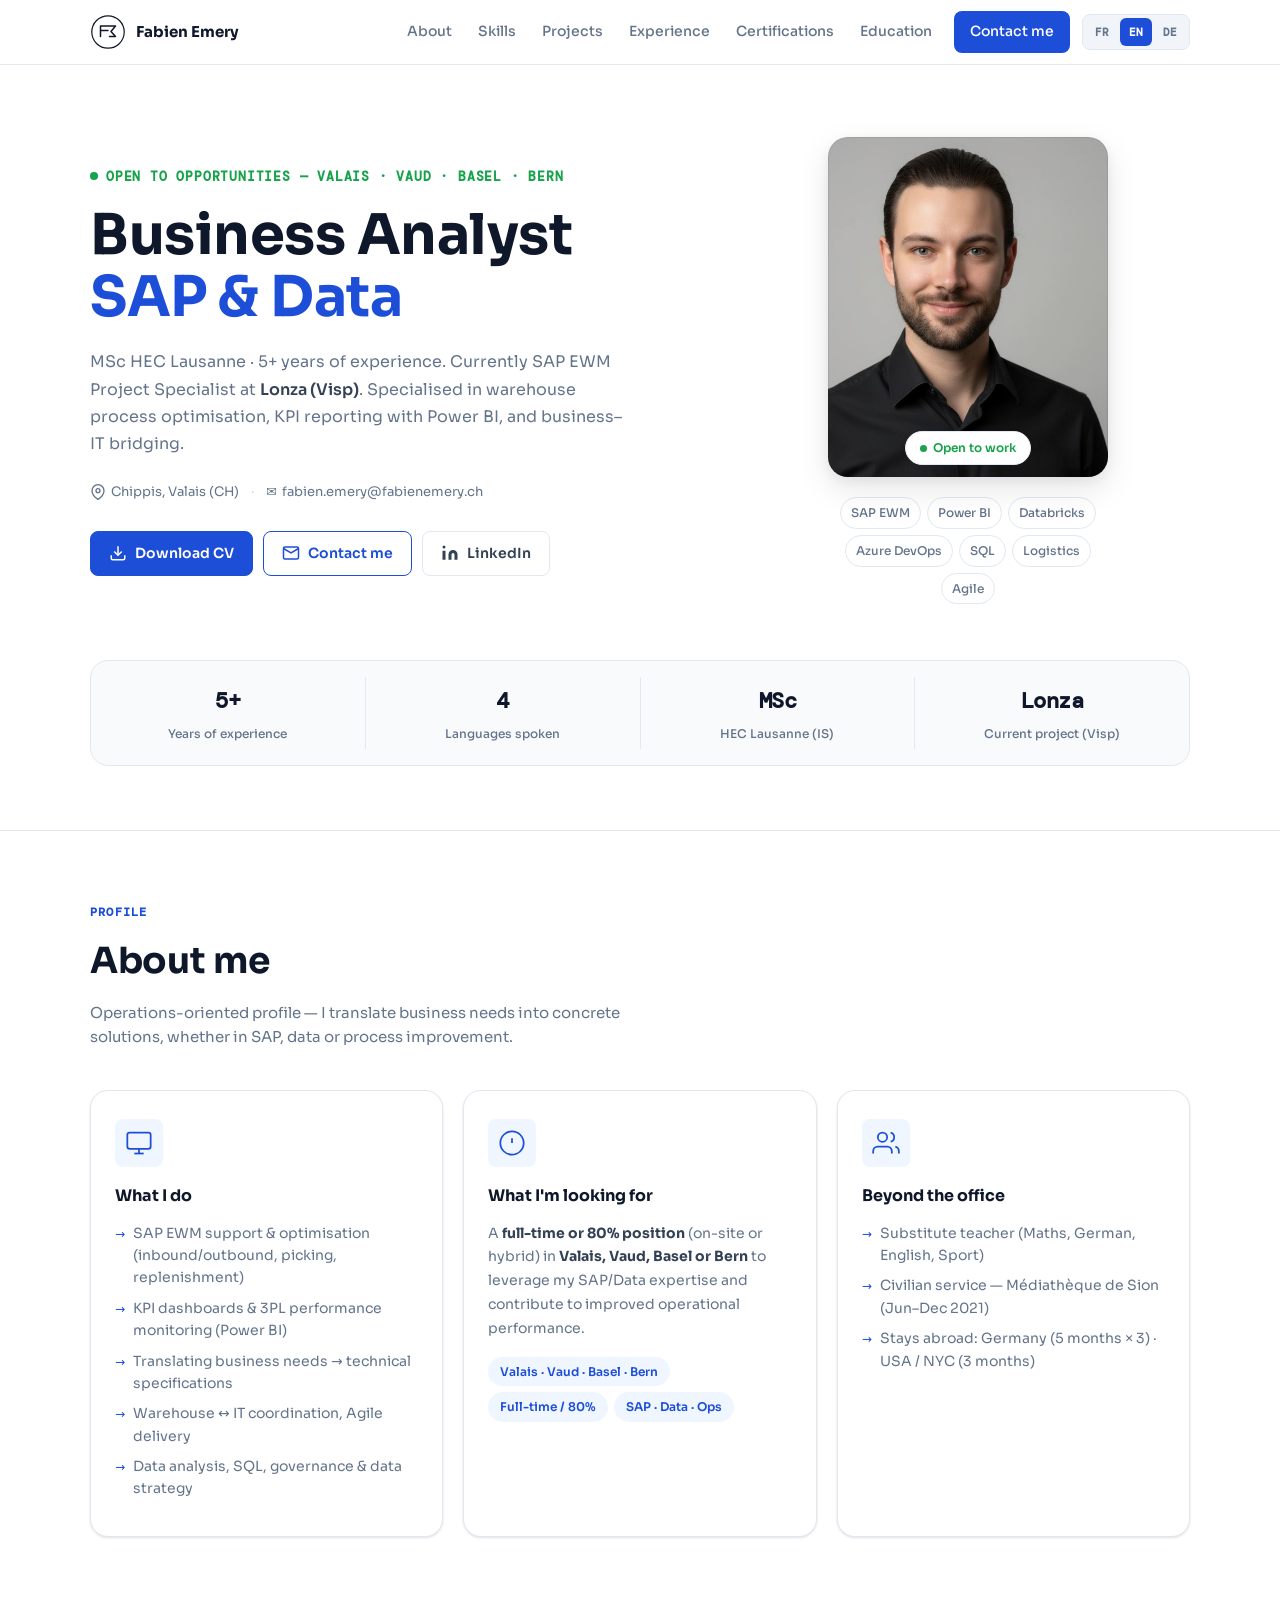
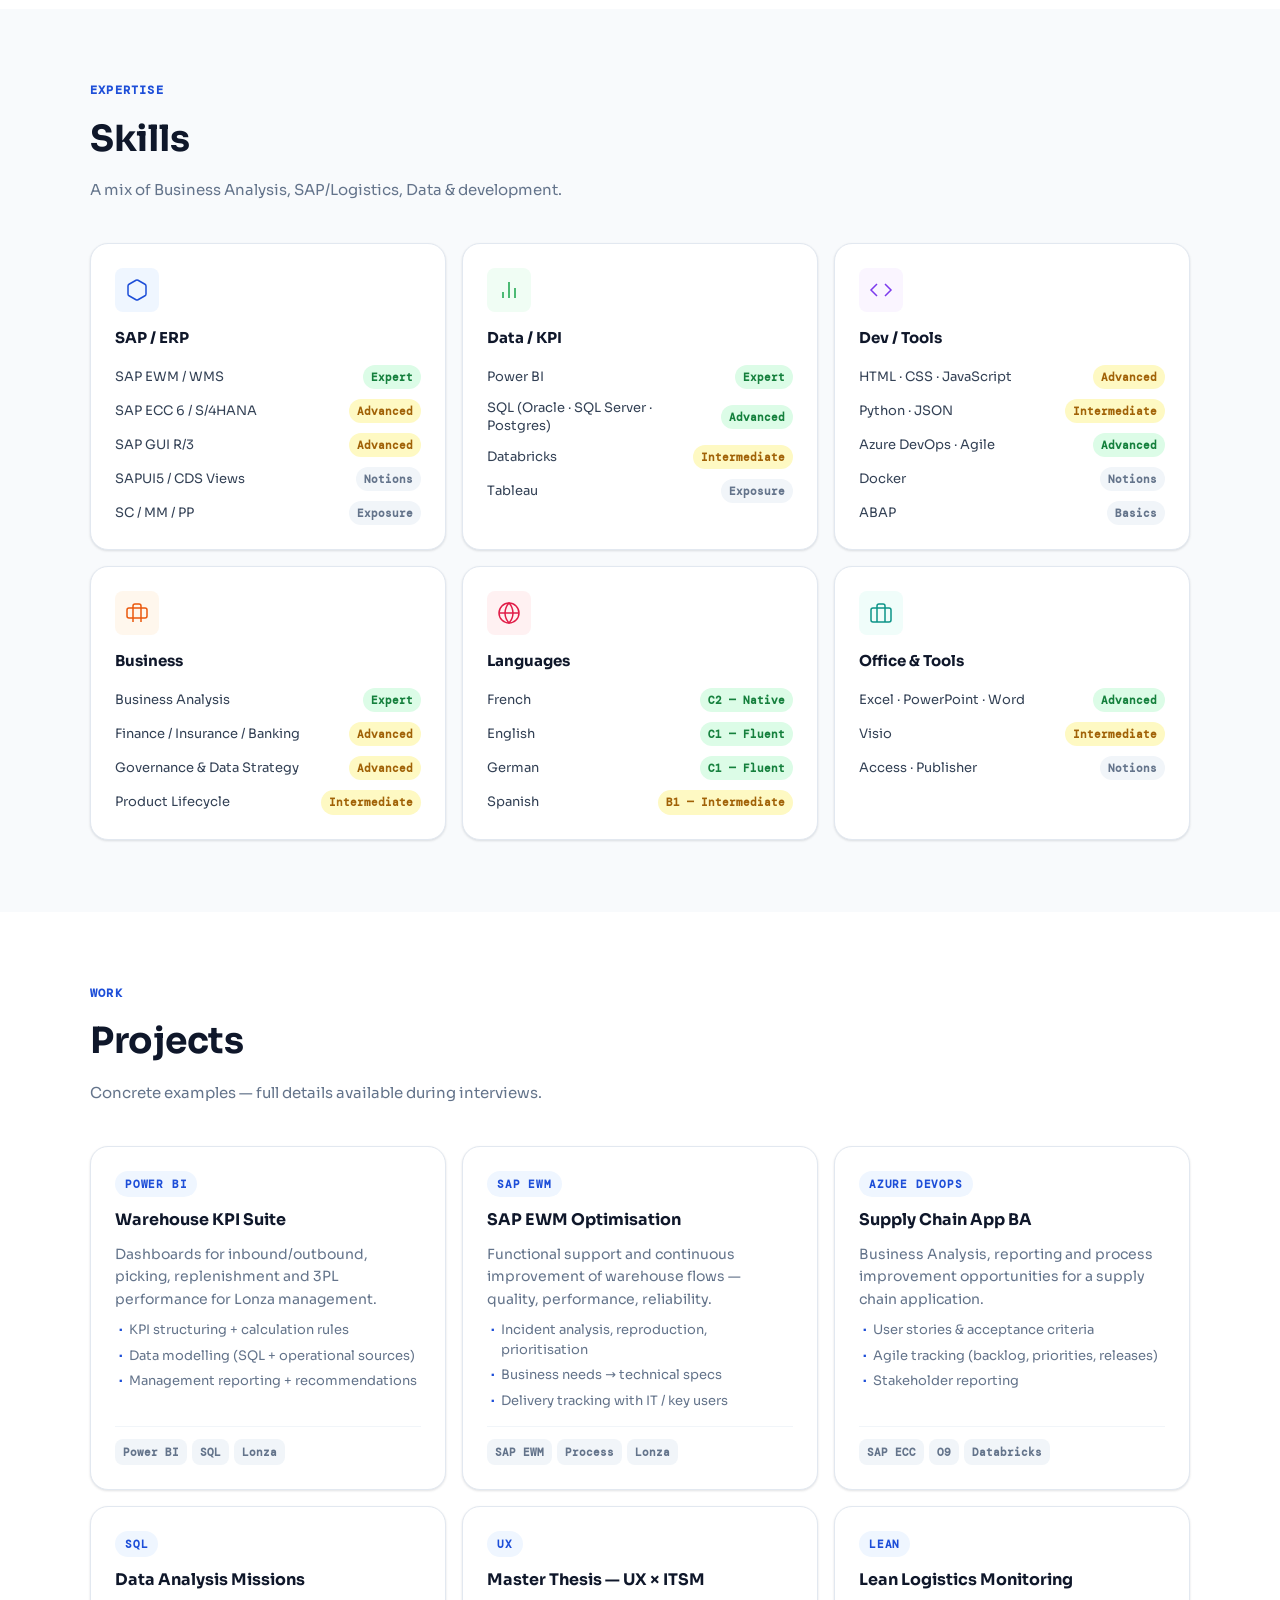
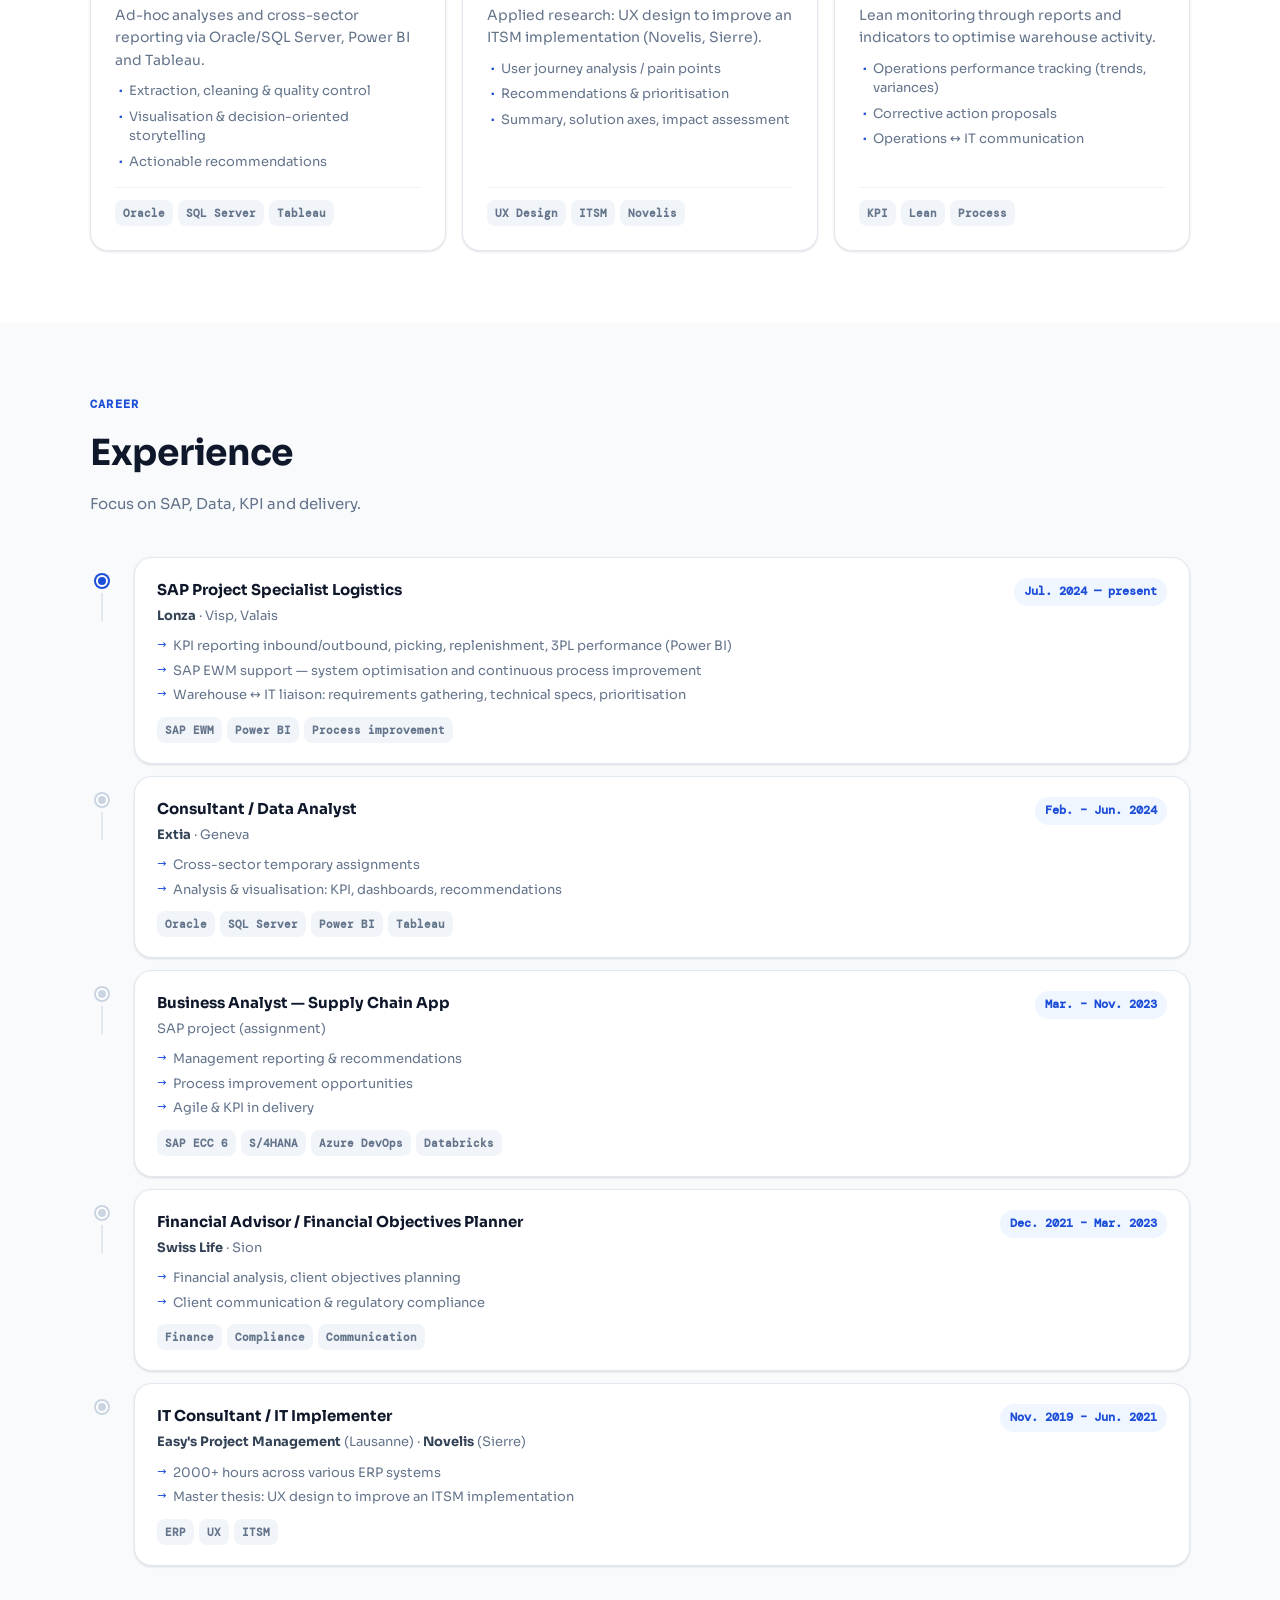
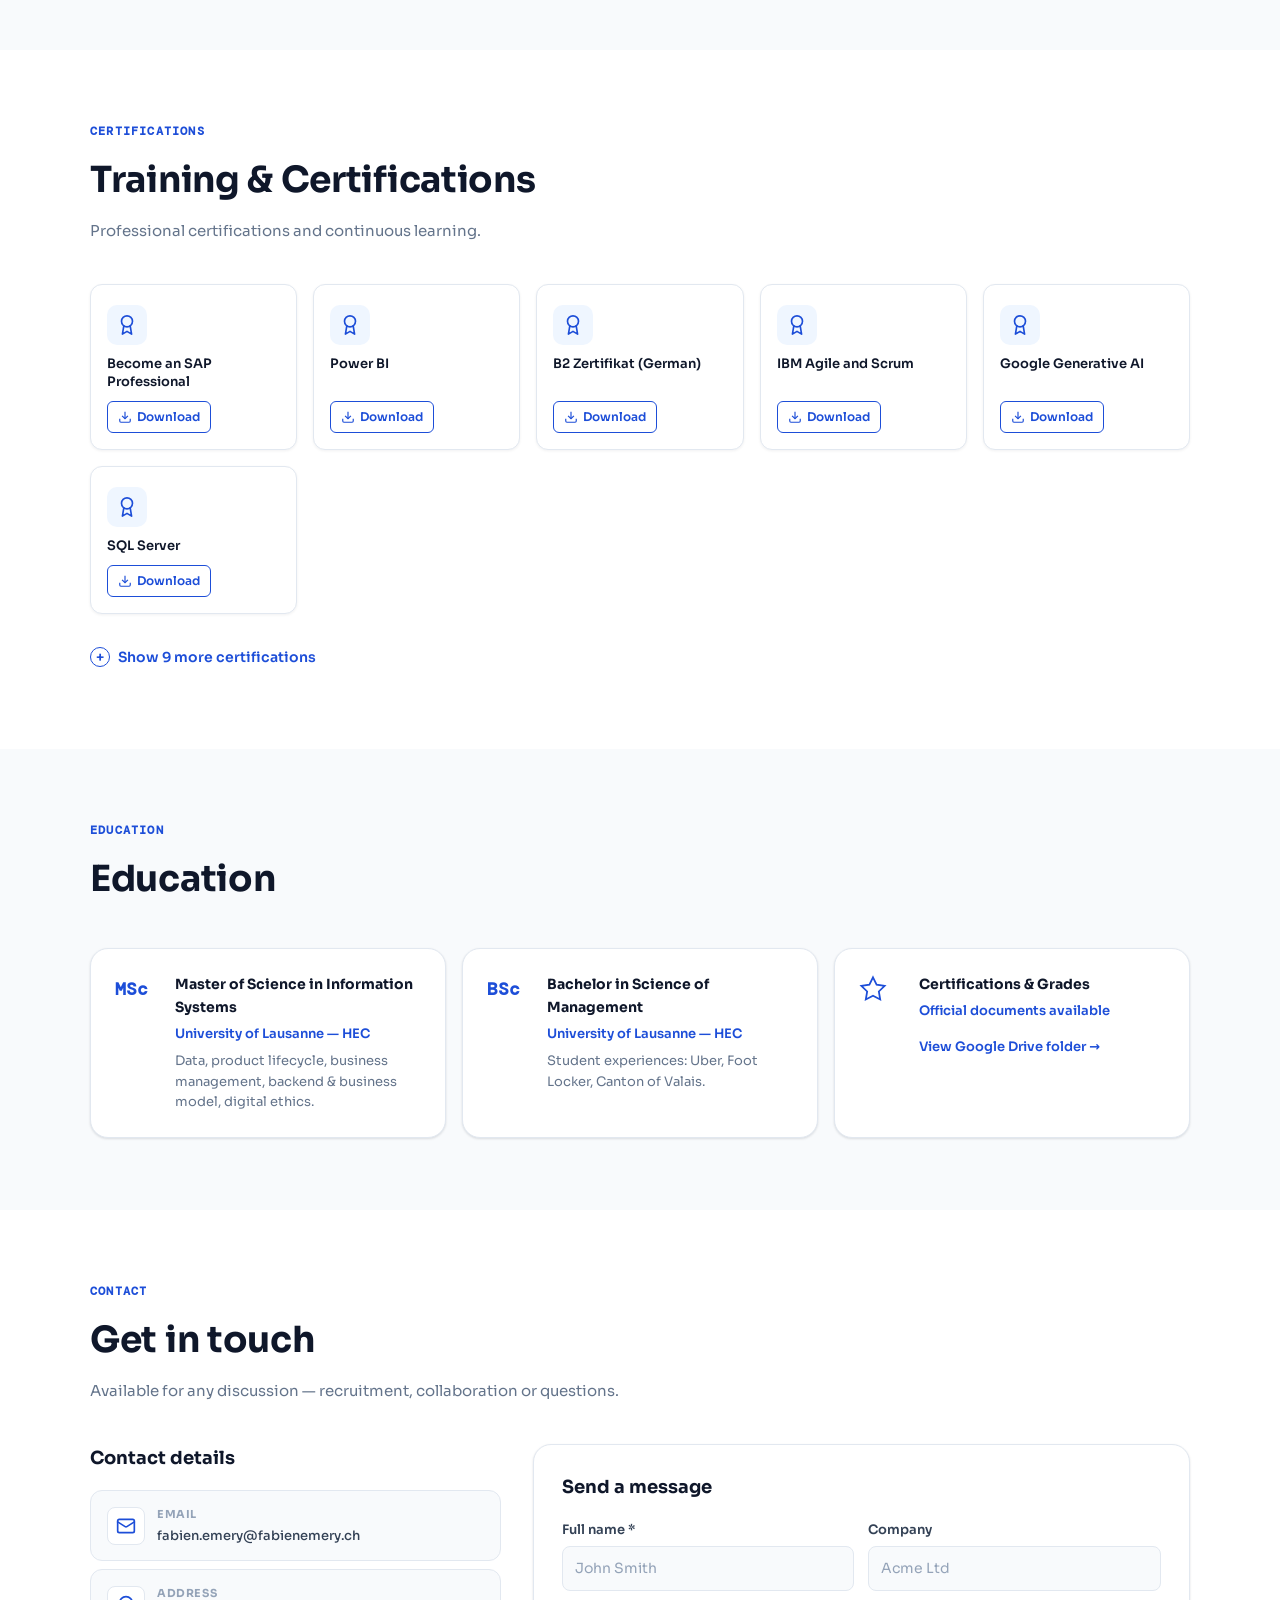
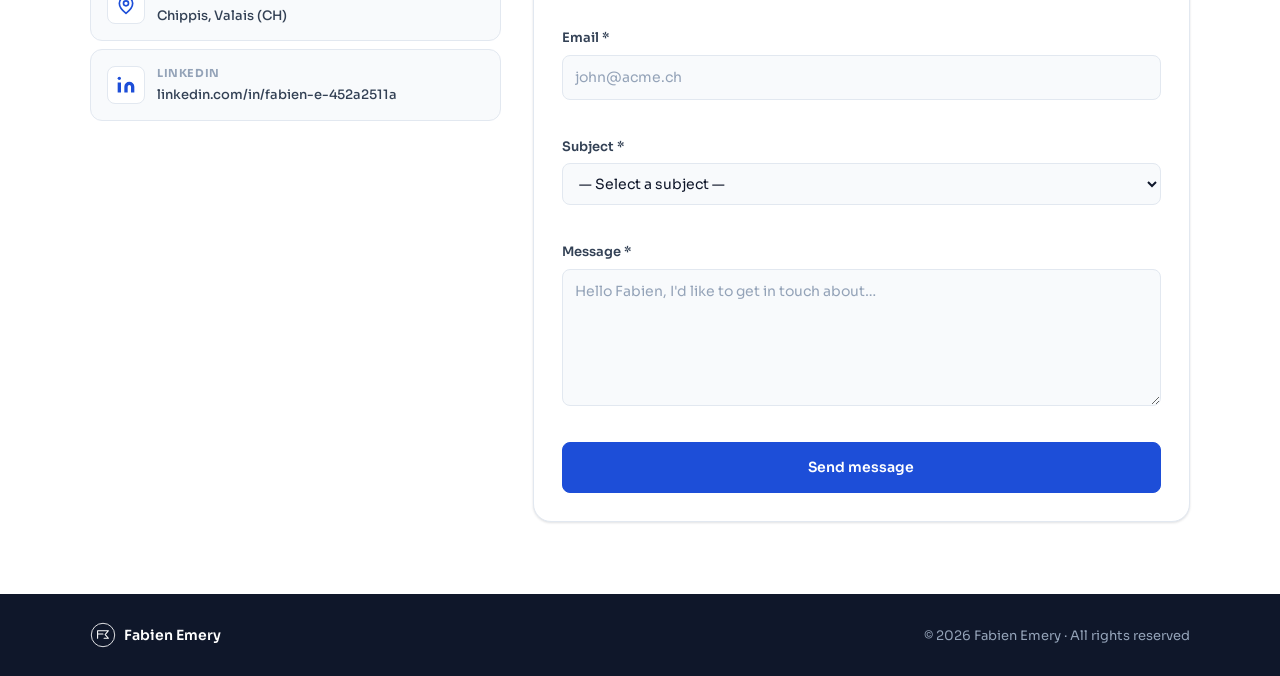
<file: en/index.html>
<!doctype html>
<html lang="en" data-theme="light">
<head>
  <meta charset="utf-8" />
  <link rel="icon" href="../assets/img/favicon.svg?v=2" type="image/svg+xml" />
  <link rel="icon" href="../assets/img/favicon.png?v=2" type="image/png" sizes="32x32" />
  <link rel="apple-touch-icon" href="../assets/img/favicon.png?v=2" />
  <meta name="viewport" content="width=device-width, initial-scale=1" />
  <title>Fabien Emery — SAP Project Specialist & Business Analyst</title>
  <meta name="description" content="Portfolio of Fabien Emery — Project Specialist, SAP EWM Business Analyst, Data & KPI, Power BI. Based in Valais (CH)." />
  <meta name="theme-color" content="#ffffff" />
  <link rel="canonical" href="https://fabienemery.ch/en/" />

  <!-- Hreflang -->
  <link rel="alternate" hreflang="fr" href="https://fabienemery.ch/" />
  <link rel="alternate" hreflang="en" href="https://fabienemery.ch/en/" />
  <link rel="alternate" hreflang="de" href="https://fabienemery.ch/de/" />
  <link rel="alternate" hreflang="x-default" href="https://fabienemery.ch/" />

  <!-- Open Graph -->
  <meta property="og:title" content="Fabien Emery — SAP Project Specialist" />
  <meta property="og:description" content="SAP EWM Business Analyst · Data & KPI · Power BI · Valais (CH)" />
  <meta property="og:type" content="website" />
  <meta property="og:url" content="https://fabienemery.ch/en/" />
  <meta property="og:image" content="https://fabienemery.ch/assets/img/photo.jpg" />
  <link rel="preconnect" href="https://fonts.googleapis.com" />
  <link rel="preconnect" href="https://fonts.gstatic.com" crossorigin />
  <link href="https://fonts.googleapis.com/css2?family=Sora:wght@300;400;500;600;700&family=DM+Mono:wght@400;500&display=swap" rel="stylesheet" />
  <link rel="stylesheet" href="../assets/css/style.css" />
</head>

<body>
  <a class="skip-link" href="#content">Skip to content</a>

  <!-- HEADER -->
  <header class="header" id="header">
    <div class="container header__inner">
      <a href="#" class="brand" aria-label="Fabien Emery — home">
        <svg class="brand__logo" xmlns="http://www.w3.org/2000/svg" viewBox="0 0 120 120" aria-hidden="true"><circle cx="60" cy="60" r="54" stroke="currentColor" stroke-width="4" fill="none"/><path d="M35 75L35 40L70 40M35 55L60 55M65 40L85 40L70 58L85 75L65 75" stroke="currentColor" stroke-width="5" stroke-linecap="round" stroke-linejoin="round" fill="none"/></svg>
        <span class="brand__name">Fabien Emery</span>
      </a>

      <nav class="nav" aria-label="Main navigation">
        <div class="nav__menu" id="navMenu">
          <a href="#about" class="nav__link">About</a>
          <a href="#skills" class="nav__link">Skills</a>
          <a href="#projects" class="nav__link">Projects</a>
          <a href="#experience" class="nav__link">Experience</a>
          <a href="#certifications" class="nav__link">Certifications</a>
          <a href="#education" class="nav__link">Education</a>
          <a href="#contact" class="nav__link nav__link--cta">Contact me</a>
        </div>

        <!-- Language switcher -->
        <div class="lang-switcher" aria-label="Select language">
          <a href="/" class="lang-btn" hreflang="fr" aria-label="Version française">FR</a>
          <span class="lang-btn lang-btn--active" aria-current="true">EN</span>
          <a href="/de/" class="lang-btn" hreflang="de" aria-label="Deutsche Version">DE</a>
        </div>

        <button class="nav__toggle" id="navToggle" aria-expanded="false" aria-controls="navMenu" aria-label="Open menu">
          <span class="burger"><span></span><span></span><span></span></span>
        </button>
      </nav>
    </div>
  </header>

  <main id="content">

    <!-- HERO -->
    <section class="hero" id="hero">
      <div class="container hero__inner">
        <div class="hero__content reveal">
          <p class="hero__kicker">
            <span class="kicker-dot"></span>
            Open to opportunities — Valais · Vaud · Basel · Bern
          </p>
          <h1 class="hero__title">
            Business Analyst<br />
            <span class="highlight">SAP &amp; Data</span>
          </h1>
          <p class="hero__lead">
            MSc HEC Lausanne · 5+ years of experience. Currently SAP EWM Project Specialist at
            <strong>Lonza (Visp)</strong>. Specialised in warehouse process optimisation,
            KPI reporting with Power BI, and business–IT bridging.
          </p>

          <div class="hero__meta">
            <span class="meta-item">
              <svg width="16" height="16" viewBox="0 0 24 24" fill="none" stroke="currentColor" stroke-width="2"><path d="M21 10c0 7-9 13-9 13s-9-6-9-13a9 9 0 0 1 18 0z"/><circle cx="12" cy="10" r="3"/></svg>
              Chippis, Valais (CH)
            </span>
            <span class="meta-sep">·</span>
            <a href="mailto:fabien.emery@fabienemery.ch" class="meta-item meta-link">
              <span class="meta-icon">✉</span>
              <span>fabien.emery@fabienemery.ch</span>
            </a>
          </div>

          <div class="hero__cta">
            <a class="btn btn--primary" href="../docs/CV_FE.pdf" target="_blank" rel="noopener" id="cvDownload" data-track="cv-download">
              <svg width="18" height="18" viewBox="0 0 24 24" fill="none" stroke="currentColor" stroke-width="2"><path d="M21 15v4a2 2 0 0 1-2 2H5a2 2 0 0 1-2-2v-4"/><polyline points="7 10 12 15 17 10"/><line x1="12" y1="15" x2="12" y2="3"/></svg>
              Download CV
            </a>
            <a class="btn btn--outline" href="#contact">
              <svg width="18" height="18" viewBox="0 0 24 24" fill="none" stroke="currentColor" stroke-width="2"><path d="M4 4h16c1.1 0 2 .9 2 2v12c0 1.1-.9 2-2 2H4c-1.1 0-2-.9-2-2V6c0-1.1.9-2 2-2z"/><polyline points="22,6 12,12 2,6"/></svg>
              Contact me
            </a>
            <a class="btn btn--ghost" href="https://www.linkedin.com/in/fabien-e-452a2511a/" target="_blank" rel="noopener">
              <svg width="18" height="18" viewBox="0 0 24 24" fill="currentColor"><path d="M16 8a6 6 0 0 1 6 6v7h-4v-7a2 2 0 0 0-2-2 2 2 0 0 0-2 2v7h-4v-7a6 6 0 0 1 6-6z"/><rect x="2" y="9" width="4" height="12"/><circle cx="4" cy="4" r="2"/></svg>
              LinkedIn
            </a>
          </div>
        </div>

        <aside class="hero__photo reveal reveal--right" aria-label="Photo of Fabien Emery">
          <div class="photo-frame">
            <img src="../assets/img/photo.jpg" alt="Fabien Emery" width="340" height="400" loading="eager" />
            <div class="photo-badge">
              <span class="badge-dot"></span>
              Open to work
            </div>
          </div>
          <div class="hero__tags">
            <span class="tag">SAP EWM</span>
            <span class="tag">Power BI</span>
            <span class="tag">Databricks</span>
            <span class="tag">Azure DevOps</span>
            <span class="tag">SQL</span>
            <span class="tag">Logistics</span>
            <span class="tag">Agile</span>
          </div>
        </aside>
      </div>

      <!-- Stats bar -->
      <div class="container">
        <div class="stats-bar reveal">
          <div class="stat">
            <span class="stat__num">5+</span>
            <span class="stat__label">Years of experience</span>
          </div>
          <div class="stat-sep"></div>
          <div class="stat">
            <span class="stat__num">4</span>
            <span class="stat__label">Languages spoken</span>
          </div>
          <div class="stat-sep"></div>
          <div class="stat">
            <span class="stat__num">MSc</span>
            <span class="stat__label">HEC Lausanne (IS)</span>
          </div>
          <div class="stat-sep"></div>
          <div class="stat">
            <span class="stat__num">Lonza</span>
            <span class="stat__label">Current project (Visp)</span>
          </div>
        </div>
      </div>
    </section>

    <!-- ABOUT -->
    <section class="section" id="about">
      <div class="container">
        <div class="section__head reveal">
          <p class="section__label">Profile</p>
          <h2>About me</h2>
          <p class="section__desc">
            Operations-oriented profile — I translate business needs into concrete solutions,
            whether in SAP, data or process improvement.
          </p>
        </div>

        <div class="about__grid">
          <div class="about__block reveal">
            <div class="about__icon">
              <svg width="28" height="28" viewBox="0 0 24 24" fill="none" stroke="currentColor" stroke-width="1.5"><rect x="2" y="3" width="20" height="14" rx="2"/><line x1="8" y1="21" x2="16" y2="21"/><line x1="12" y1="17" x2="12" y2="21"/></svg>
            </div>
            <h3>What I do</h3>
            <ul class="feature-list">
              <li>SAP EWM support &amp; optimisation (inbound/outbound, picking, replenishment)</li>
              <li>KPI dashboards &amp; 3PL performance monitoring (Power BI)</li>
              <li>Translating business needs → technical specifications</li>
              <li>Warehouse ↔ IT coordination, Agile delivery</li>
              <li>Data analysis, SQL, governance &amp; data strategy</li>
            </ul>
          </div>

          <div class="about__block reveal reveal--delay-1">
            <div class="about__icon">
              <svg width="28" height="28" viewBox="0 0 24 24" fill="none" stroke="currentColor" stroke-width="1.5"><circle cx="12" cy="12" r="10"/><line x1="12" y1="8" x2="12" y2="12"/><line x1="12" y1="16" x2="12.01" y2="16"/></svg>
            </div>
            <h3>What I'm looking for</h3>
            <p class="about__text">
              A <strong>full-time or 80% position</strong> (on-site or hybrid) in
              <strong>Valais, Vaud, Basel or Bern</strong>
              to leverage my SAP/Data expertise and contribute to improved
              operational performance.
            </p>
            <div class="about__chips">
              <span class="chip">Valais · Vaud · Basel · Bern</span>
              <span class="chip">Full-time / 80%</span>
              <span class="chip">SAP · Data · Ops</span>
            </div>
          </div>

          <div class="about__block reveal reveal--delay-2">
            <div class="about__icon">
              <svg width="28" height="28" viewBox="0 0 24 24" fill="none" stroke="currentColor" stroke-width="1.5"><path d="M17 21v-2a4 4 0 0 0-4-4H5a4 4 0 0 0-4 4v2"/><circle cx="9" cy="7" r="4"/><path d="M23 21v-2a4 4 0 0 0-3-3.87"/><path d="M16 3.13a4 4 0 0 1 0 7.75"/></svg>
            </div>
            <h3>Beyond the office</h3>
            <ul class="feature-list">
              <li>Substitute teacher (Maths, German, English, Sport)</li>
              <li>Civilian service — Médiathèque de Sion (Jun–Dec 2021)</li>
              <li>Stays abroad: Germany (5 months × 3) · USA / NYC (3 months)</li>
            </ul>
          </div>
        </div>
      </div>
    </section>

    <!-- SKILLS -->
    <section class="section section--gray" id="skills">
      <div class="container">
        <div class="section__head reveal">
          <p class="section__label">Expertise</p>
          <h2>Skills</h2>
          <p class="section__desc">A mix of Business Analysis, SAP/Logistics, Data &amp; development.</p>
        </div>

        <div class="skills__grid">
          <div class="skill-card reveal">
            <div class="skill-card__icon skill-card__icon--blue">
              <svg width="24" height="24" viewBox="0 0 24 24" fill="none" stroke="currentColor" stroke-width="1.5"><path d="M21 16V8a2 2 0 0 0-1-1.73l-7-4a2 2 0 0 0-2 0l-7 4A2 2 0 0 0 3 8v8a2 2 0 0 0 1 1.73l7 4a2 2 0 0 0 2 0l7-4A2 2 0 0 0 21 16z"/></svg>
            </div>
            <h3>SAP / ERP</h3>
            <ul class="skill-list">
              <li><span class="skill-name">SAP EWM / WMS</span><span class="skill-level skill-level--high">Expert</span></li>
              <li><span class="skill-name">SAP ECC 6 / S/4HANA</span><span class="skill-level skill-level--med">Advanced</span></li>
              <li><span class="skill-name">SAP GUI R/3</span><span class="skill-level skill-level--med">Advanced</span></li>
              <li><span class="skill-name">SAPUI5 / CDS Views</span><span class="skill-level skill-level--low">Notions</span></li>
              <li><span class="skill-name">SC / MM / PP</span><span class="skill-level skill-level--low">Exposure</span></li>
            </ul>
          </div>

          <div class="skill-card reveal reveal--delay-1">
            <div class="skill-card__icon skill-card__icon--green">
              <svg width="24" height="24" viewBox="0 0 24 24" fill="none" stroke="currentColor" stroke-width="1.5"><line x1="18" y1="20" x2="18" y2="10"/><line x1="12" y1="20" x2="12" y2="4"/><line x1="6" y1="20" x2="6" y2="14"/></svg>
            </div>
            <h3>Data / KPI</h3>
            <ul class="skill-list">
              <li><span class="skill-name">Power BI</span><span class="skill-level skill-level--high">Expert</span></li>
              <li><span class="skill-name">SQL (Oracle · SQL Server · Postgres)</span><span class="skill-level skill-level--high">Advanced</span></li>
              <li><span class="skill-name">Databricks</span><span class="skill-level skill-level--med">Intermediate</span></li>
              <li><span class="skill-name">Tableau</span><span class="skill-level skill-level--low">Exposure</span></li>
            </ul>
          </div>

          <div class="skill-card reveal reveal--delay-2">
            <div class="skill-card__icon skill-card__icon--purple">
              <svg width="24" height="24" viewBox="0 0 24 24" fill="none" stroke="currentColor" stroke-width="1.5"><polyline points="16 18 22 12 16 6"/><polyline points="8 6 2 12 8 18"/></svg>
            </div>
            <h3>Dev / Tools</h3>
            <ul class="skill-list">
              <li><span class="skill-name">HTML · CSS · JavaScript</span><span class="skill-level skill-level--med">Advanced</span></li>
              <li><span class="skill-name">Python · JSON</span><span class="skill-level skill-level--med">Intermediate</span></li>
              <li><span class="skill-name">Azure DevOps · Agile</span><span class="skill-level skill-level--high">Advanced</span></li>
              <li><span class="skill-name">Docker</span><span class="skill-level skill-level--low">Notions</span></li>
              <li><span class="skill-name">ABAP</span><span class="skill-level skill-level--low">Basics</span></li>
            </ul>
          </div>

          <div class="skill-card reveal">
            <div class="skill-card__icon skill-card__icon--orange">
              <svg width="24" height="24" viewBox="0 0 24 24" fill="none" stroke="currentColor" stroke-width="1.5"><path d="M20 7H4a2 2 0 0 0-2 2v6a2 2 0 0 0 2 2h16a2 2 0 0 0 2-2V9a2 2 0 0 0-2-2z"/><path d="M16 21V5a2 2 0 0 0-2-2h-4a2 2 0 0 0-2 2v16"/></svg>
            </div>
            <h3>Business</h3>
            <ul class="skill-list">
              <li><span class="skill-name">Business Analysis</span><span class="skill-level skill-level--high">Expert</span></li>
              <li><span class="skill-name">Finance / Insurance / Banking</span><span class="skill-level skill-level--med">Advanced</span></li>
              <li><span class="skill-name">Governance &amp; Data Strategy</span><span class="skill-level skill-level--med">Advanced</span></li>
              <li><span class="skill-name">Product Lifecycle</span><span class="skill-level skill-level--med">Intermediate</span></li>
            </ul>
          </div>

          <div class="skill-card reveal reveal--delay-1">
            <div class="skill-card__icon skill-card__icon--red">
              <svg width="24" height="24" viewBox="0 0 24 24" fill="none" stroke="currentColor" stroke-width="1.5"><circle cx="12" cy="12" r="10"/><line x1="2" y1="12" x2="22" y2="12"/><path d="M12 2a15.3 15.3 0 0 1 4 10 15.3 15.3 0 0 1-4 10 15.3 15.3 0 0 1-4-10 15.3 15.3 0 0 1 4-10z"/></svg>
            </div>
            <h3>Languages</h3>
            <ul class="skill-list">
              <li><span class="skill-name">French</span><span class="skill-level skill-level--high">C2 — Native</span></li>
              <li><span class="skill-name">English</span><span class="skill-level skill-level--high">C1 — Fluent</span></li>
              <li><span class="skill-name">German</span><span class="skill-level skill-level--high">C1 — Fluent</span></li>
              <li><span class="skill-name">Spanish</span><span class="skill-level skill-level--med">B1 — Intermediate</span></li>
            </ul>
          </div>

          <div class="skill-card reveal reveal--delay-2">
            <div class="skill-card__icon skill-card__icon--teal">
              <svg width="24" height="24" viewBox="0 0 24 24" fill="none" stroke="currentColor" stroke-width="1.5"><rect x="2" y="7" width="20" height="14" rx="2"/><path d="M16 21V5a2 2 0 0 0-2-2h-4a2 2 0 0 0-2 2v16"/></svg>
            </div>
            <h3>Office &amp; Tools</h3>
            <ul class="skill-list">
              <li><span class="skill-name">Excel · PowerPoint · Word</span><span class="skill-level skill-level--high">Advanced</span></li>
              <li><span class="skill-name">Visio</span><span class="skill-level skill-level--med">Intermediate</span></li>
              <li><span class="skill-name">Access · Publisher</span><span class="skill-level skill-level--low">Notions</span></li>
            </ul>
          </div>
        </div>
      </div>
    </section>

    <!-- PROJECTS -->
    <section class="section" id="projects">
      <div class="container">
        <div class="section__head reveal">
          <p class="section__label">Work</p>
          <h2>Projects</h2>
          <p class="section__desc">Concrete examples — full details available during interviews.</p>
        </div>

        <div class="projects__grid">
          <article class="project-card reveal">
            <div class="project-card__tag">Power BI</div>
            <h3>Warehouse KPI Suite</h3>
            <p>Dashboards for inbound/outbound, picking, replenishment and 3PL performance for Lonza management.</p>
            <ul class="project-list">
              <li>KPI structuring + calculation rules</li>
              <li>Data modelling (SQL + operational sources)</li>
              <li>Management reporting + recommendations</li>
            </ul>
            <div class="project-card__footer">
              <span class="tech-tag">Power BI</span><span class="tech-tag">SQL</span><span class="tech-tag">Lonza</span>
            </div>
          </article>

          <article class="project-card reveal reveal--delay-1">
            <div class="project-card__tag">SAP EWM</div>
            <h3>SAP EWM Optimisation</h3>
            <p>Functional support and continuous improvement of warehouse flows — quality, performance, reliability.</p>
            <ul class="project-list">
              <li>Incident analysis, reproduction, prioritisation</li>
              <li>Business needs → technical specs</li>
              <li>Delivery tracking with IT / key users</li>
            </ul>
            <div class="project-card__footer">
              <span class="tech-tag">SAP EWM</span><span class="tech-tag">Process</span><span class="tech-tag">Lonza</span>
            </div>
          </article>

          <article class="project-card reveal reveal--delay-2">
            <div class="project-card__tag">Azure DevOps</div>
            <h3>Supply Chain App BA</h3>
            <p>Business Analysis, reporting and process improvement opportunities for a supply chain application.</p>
            <ul class="project-list">
              <li>User stories &amp; acceptance criteria</li>
              <li>Agile tracking (backlog, priorities, releases)</li>
              <li>Stakeholder reporting</li>
            </ul>
            <div class="project-card__footer">
              <span class="tech-tag">SAP ECC</span><span class="tech-tag">O9</span><span class="tech-tag">Databricks</span>
            </div>
          </article>

          <article class="project-card reveal">
            <div class="project-card__tag">SQL</div>
            <h3>Data Analysis Missions</h3>
            <p>Ad-hoc analyses and cross-sector reporting via Oracle/SQL Server, Power BI and Tableau.</p>
            <ul class="project-list">
              <li>Extraction, cleaning &amp; quality control</li>
              <li>Visualisation &amp; decision-oriented storytelling</li>
              <li>Actionable recommendations</li>
            </ul>
            <div class="project-card__footer">
              <span class="tech-tag">Oracle</span><span class="tech-tag">SQL Server</span><span class="tech-tag">Tableau</span>
            </div>
          </article>

          <article class="project-card reveal reveal--delay-1">
            <div class="project-card__tag">UX</div>
            <h3>Master Thesis — UX × ITSM</h3>
            <p>Applied research: UX design to improve an ITSM implementation (Novelis, Sierre).</p>
            <ul class="project-list">
              <li>User journey analysis / pain points</li>
              <li>Recommendations &amp; prioritisation</li>
              <li>Summary, solution axes, impact assessment</li>
            </ul>
            <div class="project-card__footer">
              <span class="tech-tag">UX Design</span><span class="tech-tag">ITSM</span><span class="tech-tag">Novelis</span>
            </div>
          </article>

          <article class="project-card reveal reveal--delay-2">
            <div class="project-card__tag">Lean</div>
            <h3>Lean Logistics Monitoring</h3>
            <p>Lean monitoring through reports and indicators to optimise warehouse activity.</p>
            <ul class="project-list">
              <li>Operations performance tracking (trends, variances)</li>
              <li>Corrective action proposals</li>
              <li>Operations ↔ IT communication</li>
            </ul>
            <div class="project-card__footer">
              <span class="tech-tag">KPI</span><span class="tech-tag">Lean</span><span class="tech-tag">Process</span>
            </div>
          </article>
        </div>
      </div>
    </section>

    <!-- EXPERIENCE -->
    <section class="section section--gray" id="experience">
      <div class="container">
        <div class="section__head reveal">
          <p class="section__label">Career</p>
          <h2>Experience</h2>
          <p class="section__desc">Focus on SAP, Data, KPI and delivery.</p>
        </div>

        <div class="timeline">
          <div class="timeline__item reveal">
            <div class="timeline__marker">
              <div class="timeline__dot timeline__dot--active"></div>
              <div class="timeline__line"></div>
            </div>
            <div class="timeline__body">
              <div class="timeline__header">
                <div>
                  <h3>SAP Project Specialist Logistics</h3>
                  <p class="timeline__company"><strong>Lonza</strong> · Visp, Valais</p>
                </div>
                <span class="timeline__date">Jul. 2024 — present</span>
              </div>
              <ul class="timeline__list">
                <li>KPI reporting inbound/outbound, picking, replenishment, 3PL performance (Power BI)</li>
                <li>SAP EWM support — system optimisation and continuous process improvement</li>
                <li>Warehouse ↔ IT liaison: requirements gathering, technical specs, prioritisation</li>
              </ul>
              <div class="timeline__tags">
                <span class="tech-tag">SAP EWM</span><span class="tech-tag">Power BI</span><span class="tech-tag">Process improvement</span>
              </div>
            </div>
          </div>

          <div class="timeline__item reveal">
            <div class="timeline__marker">
              <div class="timeline__dot"></div>
              <div class="timeline__line"></div>
            </div>
            <div class="timeline__body">
              <div class="timeline__header">
                <div>
                  <h3>Consultant / Data Analyst</h3>
                  <p class="timeline__company"><strong>Extia</strong> · Geneva</p>
                </div>
                <span class="timeline__date">Feb. – Jun. 2024</span>
              </div>
              <ul class="timeline__list">
                <li>Cross-sector temporary assignments</li>
                <li>Analysis &amp; visualisation: KPI, dashboards, recommendations</li>
              </ul>
              <div class="timeline__tags">
                <span class="tech-tag">Oracle</span><span class="tech-tag">SQL Server</span><span class="tech-tag">Power BI</span><span class="tech-tag">Tableau</span>
              </div>
            </div>
          </div>

          <div class="timeline__item reveal">
            <div class="timeline__marker">
              <div class="timeline__dot"></div>
              <div class="timeline__line"></div>
            </div>
            <div class="timeline__body">
              <div class="timeline__header">
                <div>
                  <h3>Business Analyst — Supply Chain App</h3>
                  <p class="timeline__company">SAP project (assignment)</p>
                </div>
                <span class="timeline__date">Mar. – Nov. 2023</span>
              </div>
              <ul class="timeline__list">
                <li>Management reporting &amp; recommendations</li>
                <li>Process improvement opportunities</li>
                <li>Agile &amp; KPI in delivery</li>
              </ul>
              <div class="timeline__tags">
                <span class="tech-tag">SAP ECC 6</span><span class="tech-tag">S/4HANA</span><span class="tech-tag">Azure DevOps</span><span class="tech-tag">Databricks</span>
              </div>
            </div>
          </div>

          <div class="timeline__item reveal">
            <div class="timeline__marker">
              <div class="timeline__dot"></div>
              <div class="timeline__line"></div>
            </div>
            <div class="timeline__body">
              <div class="timeline__header">
                <div>
                  <h3>Financial Advisor / Financial Objectives Planner</h3>
                  <p class="timeline__company"><strong>Swiss Life</strong> · Sion</p>
                </div>
                <span class="timeline__date">Dec. 2021 – Mar. 2023</span>
              </div>
              <ul class="timeline__list">
                <li>Financial analysis, client objectives planning</li>
                <li>Client communication &amp; regulatory compliance</li>
              </ul>
              <div class="timeline__tags">
                <span class="tech-tag">Finance</span><span class="tech-tag">Compliance</span><span class="tech-tag">Communication</span>
              </div>
            </div>
          </div>

          <div class="timeline__item reveal">
            <div class="timeline__marker">
              <div class="timeline__dot"></div>
            </div>
            <div class="timeline__body">
              <div class="timeline__header">
                <div>
                  <h3>IT Consultant / IT Implementer</h3>
                  <p class="timeline__company"><strong>Easy's Project Management</strong> (Lausanne) · <strong>Novelis</strong> (Sierre)</p>
                </div>
                <span class="timeline__date">Nov. 2019 – Jun. 2021</span>
              </div>
              <ul class="timeline__list">
                <li>2000+ hours across various ERP systems</li>
                <li>Master thesis: UX design to improve an ITSM implementation</li>
              </ul>
              <div class="timeline__tags">
                <span class="tech-tag">ERP</span><span class="tech-tag">UX</span><span class="tech-tag">ITSM</span>
              </div>
            </div>
          </div>
        </div>
      </div>
    </section>

    <!-- CERTIFICATIONS -->
    <section class="section" id="certifications">
      <div class="container">
        <div class="section__head reveal">
          <p class="section__label">Certifications</p>
          <h2>Training &amp; Certifications</h2>
          <p class="section__desc">Professional certifications and continuous learning.</p>
        </div>
        <div class="cert-grid">
          <div class="cert-card reveal">
            <div class="cert-card__icon"><svg width="22" height="22" viewBox="0 0 24 24" fill="none" stroke="currentColor" stroke-width="1.8" stroke-linecap="round" stroke-linejoin="round"><circle cx="12" cy="8" r="6"/><path d="M15.477 12.89 17 22l-5-3-5 3 1.523-9.11"/></svg></div>
            <p class="cert-card__title">Become an SAP Professional</p>
            <a class="cert-card__btn" href="../docs/certifications/Become%20an%20SAP%20professional.pdf" target="_blank" rel="noopener" download>
              <svg width="14" height="14" viewBox="0 0 24 24" fill="none" stroke="currentColor" stroke-width="2"><path d="M21 15v4a2 2 0 0 1-2 2H5a2 2 0 0 1-2-2v-4"/><polyline points="7 10 12 15 17 10"/><line x1="12" y1="15" x2="12" y2="3"/></svg>
              Download
            </a>
          </div>
          <div class="cert-card reveal">
            <div class="cert-card__icon"><svg width="22" height="22" viewBox="0 0 24 24" fill="none" stroke="currentColor" stroke-width="1.8" stroke-linecap="round" stroke-linejoin="round"><circle cx="12" cy="8" r="6"/><path d="M15.477 12.89 17 22l-5-3-5 3 1.523-9.11"/></svg></div>
            <p class="cert-card__title">Power BI</p>
            <a class="cert-card__btn" href="../docs/certifications/Power%20BI.pdf" target="_blank" rel="noopener" download>
              <svg width="14" height="14" viewBox="0 0 24 24" fill="none" stroke="currentColor" stroke-width="2"><path d="M21 15v4a2 2 0 0 1-2 2H5a2 2 0 0 1-2-2v-4"/><polyline points="7 10 12 15 17 10"/><line x1="12" y1="15" x2="12" y2="3"/></svg>
              Download
            </a>
          </div>
          <div class="cert-card reveal">
            <div class="cert-card__icon"><svg width="22" height="22" viewBox="0 0 24 24" fill="none" stroke="currentColor" stroke-width="1.8" stroke-linecap="round" stroke-linejoin="round"><circle cx="12" cy="8" r="6"/><path d="M15.477 12.89 17 22l-5-3-5 3 1.523-9.11"/></svg></div>
            <p class="cert-card__title">B2 Zertifikat (German)</p>
            <a class="cert-card__btn" href="../docs/certifications/B2%20Zertifikat.pdf" target="_blank" rel="noopener" download>
              <svg width="14" height="14" viewBox="0 0 24 24" fill="none" stroke="currentColor" stroke-width="2"><path d="M21 15v4a2 2 0 0 1-2 2H5a2 2 0 0 1-2-2v-4"/><polyline points="7 10 12 15 17 10"/><line x1="12" y1="15" x2="12" y2="3"/></svg>
              Download
            </a>
          </div>
          <div class="cert-card reveal">
            <div class="cert-card__icon"><svg width="22" height="22" viewBox="0 0 24 24" fill="none" stroke="currentColor" stroke-width="1.8" stroke-linecap="round" stroke-linejoin="round"><circle cx="12" cy="8" r="6"/><path d="M15.477 12.89 17 22l-5-3-5 3 1.523-9.11"/></svg></div>
            <p class="cert-card__title">IBM Agile and Scrum</p>
            <a class="cert-card__btn" href="../docs/certifications/IBM%20Agile%20and%20Scrum.pdf" target="_blank" rel="noopener" download>
              <svg width="14" height="14" viewBox="0 0 24 24" fill="none" stroke="currentColor" stroke-width="2"><path d="M21 15v4a2 2 0 0 1-2 2H5a2 2 0 0 1-2-2v-4"/><polyline points="7 10 12 15 17 10"/><line x1="12" y1="15" x2="12" y2="3"/></svg>
              Download
            </a>
          </div>
          <div class="cert-card reveal">
            <div class="cert-card__icon"><svg width="22" height="22" viewBox="0 0 24 24" fill="none" stroke="currentColor" stroke-width="1.8" stroke-linecap="round" stroke-linejoin="round"><circle cx="12" cy="8" r="6"/><path d="M15.477 12.89 17 22l-5-3-5 3 1.523-9.11"/></svg></div>
            <p class="cert-card__title">Google Generative AI</p>
            <a class="cert-card__btn" href="../docs/certifications/Google%20Generative%20AI.pdf" target="_blank" rel="noopener" download>
              <svg width="14" height="14" viewBox="0 0 24 24" fill="none" stroke="currentColor" stroke-width="2"><path d="M21 15v4a2 2 0 0 1-2 2H5a2 2 0 0 1-2-2v-4"/><polyline points="7 10 12 15 17 10"/><line x1="12" y1="15" x2="12" y2="3"/></svg>
              Download
            </a>
          </div>
          <div class="cert-card reveal">
            <div class="cert-card__icon"><svg width="22" height="22" viewBox="0 0 24 24" fill="none" stroke="currentColor" stroke-width="1.8" stroke-linecap="round" stroke-linejoin="round"><circle cx="12" cy="8" r="6"/><path d="M15.477 12.89 17 22l-5-3-5 3 1.523-9.11"/></svg></div>
            <p class="cert-card__title">SQL Server</p>
            <a class="cert-card__btn" href="../docs/certifications/SQL%20Server.pdf" target="_blank" rel="noopener" download>
              <svg width="14" height="14" viewBox="0 0 24 24" fill="none" stroke="currentColor" stroke-width="2"><path d="M21 15v4a2 2 0 0 1-2 2H5a2 2 0 0 1-2-2v-4"/><polyline points="7 10 12 15 17 10"/><line x1="12" y1="15" x2="12" y2="3"/></svg>
              Download
            </a>
          </div>
        </div>

        <details class="cert-more reveal">
          <summary class="cert-more__toggle">Show 9 more certifications</summary>
          <div class="cert-grid cert-grid--more">
              <div class="cert-card">
                <div class="cert-card__icon"><svg width="22" height="22" viewBox="0 0 24 24" fill="none" stroke="currentColor" stroke-width="1.8" stroke-linecap="round" stroke-linejoin="round"><circle cx="12" cy="8" r="6"/><path d="M15.477 12.89 17 22l-5-3-5 3 1.523-9.11"/></svg></div>
                <p class="cert-card__title">Academia</p>
                <a class="cert-card__btn" href="../docs/certifications/Academia.pdf" target="_blank" rel="noopener" download>
                  <svg width="14" height="14" viewBox="0 0 24 24" fill="none" stroke="currentColor" stroke-width="2"><path d="M21 15v4a2 2 0 0 1-2 2H5a2 2 0 0 1-2-2v-4"/><polyline points="7 10 12 15 17 10"/><line x1="12" y1="15" x2="12" y2="3"/></svg>
                  Download
                </a>
              </div>
              <div class="cert-card">
                <div class="cert-card__icon"><svg width="22" height="22" viewBox="0 0 24 24" fill="none" stroke="currentColor" stroke-width="1.8" stroke-linecap="round" stroke-linejoin="round"><circle cx="12" cy="8" r="6"/><path d="M15.477 12.89 17 22l-5-3-5 3 1.523-9.11"/></svg></div>
                <p class="cert-card__title">AI Chatbot Development</p>
                <a class="cert-card__btn" href="../docs/certifications/chatbot.pdf" target="_blank" rel="noopener" download>
                  <svg width="14" height="14" viewBox="0 0 24 24" fill="none" stroke="currentColor" stroke-width="2"><path d="M21 15v4a2 2 0 0 1-2 2H5a2 2 0 0 1-2-2v-4"/><polyline points="7 10 12 15 17 10"/><line x1="12" y1="15" x2="12" y2="3"/></svg>
                  Download
                </a>
              </div>
              <div class="cert-card">
                <div class="cert-card__icon"><svg width="22" height="22" viewBox="0 0 24 24" fill="none" stroke="currentColor" stroke-width="1.8" stroke-linecap="round" stroke-linejoin="round"><circle cx="12" cy="8" r="6"/><path d="M15.477 12.89 17 22l-5-3-5 3 1.523-9.11"/></svg></div>
                <p class="cert-card__title">Command Line Linux</p>
                <a class="cert-card__btn" href="../docs/certifications/commande%20line%20linux.pdf" target="_blank" rel="noopener" download>
                  <svg width="14" height="14" viewBox="0 0 24 24" fill="none" stroke="currentColor" stroke-width="2"><path d="M21 15v4a2 2 0 0 1-2 2H5a2 2 0 0 1-2-2v-4"/><polyline points="7 10 12 15 17 10"/><line x1="12" y1="15" x2="12" y2="3"/></svg>
                  Download
                </a>
              </div>
              <div class="cert-card">
                <div class="cert-card__icon"><svg width="22" height="22" viewBox="0 0 24 24" fill="none" stroke="currentColor" stroke-width="1.8" stroke-linecap="round" stroke-linejoin="round"><circle cx="12" cy="8" r="6"/><path d="M15.477 12.89 17 22l-5-3-5 3 1.523-9.11"/></svg></div>
                <p class="cert-card__title">Docker for Beginners</p>
                <a class="cert-card__btn" href="../docs/certifications/Docker%20for%20beginners.pdf" target="_blank" rel="noopener" download>
                  <svg width="14" height="14" viewBox="0 0 24 24" fill="none" stroke="currentColor" stroke-width="2"><path d="M21 15v4a2 2 0 0 1-2 2H5a2 2 0 0 1-2-2v-4"/><polyline points="7 10 12 15 17 10"/><line x1="12" y1="15" x2="12" y2="3"/></svg>
                  Download
                </a>
              </div>
              <div class="cert-card">
                <div class="cert-card__icon"><svg width="22" height="22" viewBox="0 0 24 24" fill="none" stroke="currentColor" stroke-width="1.8" stroke-linecap="round" stroke-linejoin="round"><circle cx="12" cy="8" r="6"/><path d="M15.477 12.89 17 22l-5-3-5 3 1.523-9.11"/></svg></div>
                <p class="cert-card__title">Portfolio HTML/CSS</p>
                <a class="cert-card__btn" href="../docs/certifications/portfolio%20HTM%20CSS.pdf" target="_blank" rel="noopener" download>
                  <svg width="14" height="14" viewBox="0 0 24 24" fill="none" stroke="currentColor" stroke-width="2"><path d="M21 15v4a2 2 0 0 1-2 2H5a2 2 0 0 1-2-2v-4"/><polyline points="7 10 12 15 17 10"/><line x1="12" y1="15" x2="12" y2="3"/></svg>
                  Download
                </a>
              </div>
              <div class="cert-card">
                <div class="cert-card__icon"><svg width="22" height="22" viewBox="0 0 24 24" fill="none" stroke="currentColor" stroke-width="1.8" stroke-linecap="round" stroke-linejoin="round"><circle cx="12" cy="8" r="6"/><path d="M15.477 12.89 17 22l-5-3-5 3 1.523-9.11"/></svg></div>
                <p class="cert-card__title">Project R</p>
                <a class="cert-card__btn" href="../docs/certifications/project%20R.pdf" target="_blank" rel="noopener" download>
                  <svg width="14" height="14" viewBox="0 0 24 24" fill="none" stroke="currentColor" stroke-width="2"><path d="M21 15v4a2 2 0 0 1-2 2H5a2 2 0 0 1-2-2v-4"/><polyline points="7 10 12 15 17 10"/><line x1="12" y1="15" x2="12" y2="3"/></svg>
                  Download
                </a>
              </div>
              <div class="cert-card">
                <div class="cert-card__icon"><svg width="22" height="22" viewBox="0 0 24 24" fill="none" stroke="currentColor" stroke-width="1.8" stroke-linecap="round" stroke-linejoin="round"><circle cx="12" cy="8" r="6"/><path d="M15.477 12.89 17 22l-5-3-5 3 1.523-9.11"/></svg></div>
                <p class="cert-card__title">Python — Data Analysis (Pandas &amp; NumPy)</p>
                <a class="cert-card__btn" href="../docs/certifications/Python%20for%20Data%20Analysis%20-%20Pandas%20NumPy.pdf" target="_blank" rel="noopener" download>
                  <svg width="14" height="14" viewBox="0 0 24 24" fill="none" stroke="currentColor" stroke-width="2"><path d="M21 15v4a2 2 0 0 1-2 2H5a2 2 0 0 1-2-2v-4"/><polyline points="7 10 12 15 17 10"/><line x1="12" y1="15" x2="12" y2="3"/></svg>
                  Download
                </a>
              </div>
              <div class="cert-card">
                <div class="cert-card__icon"><svg width="22" height="22" viewBox="0 0 24 24" fill="none" stroke="currentColor" stroke-width="1.8" stroke-linecap="round" stroke-linejoin="round"><circle cx="12" cy="8" r="6"/><path d="M15.477 12.89 17 22l-5-3-5 3 1.523-9.11"/></svg></div>
                <p class="cert-card__title">Python Program (UST)</p>
                <a class="cert-card__btn" href="../docs/certifications/python%20program%20from%20UST.pdf" target="_blank" rel="noopener" download>
                  <svg width="14" height="14" viewBox="0 0 24 24" fill="none" stroke="currentColor" stroke-width="2"><path d="M21 15v4a2 2 0 0 1-2 2H5a2 2 0 0 1-2-2v-4"/><polyline points="7 10 12 15 17 10"/><line x1="12" y1="15" x2="12" y2="3"/></svg>
                  Download
                </a>
              </div>
              <div class="cert-card">
                <div class="cert-card__icon"><svg width="22" height="22" viewBox="0 0 24 24" fill="none" stroke="currentColor" stroke-width="1.8" stroke-linecap="round" stroke-linejoin="round"><circle cx="12" cy="8" r="6"/><path d="M15.477 12.89 17 22l-5-3-5 3 1.523-9.11"/></svg></div>
                <p class="cert-card__title">VM in Microsoft Azure (Neural Networks)</p>
                <a class="cert-card__btn" href="../docs/certifications/VM%20in%20Microsoft%20Azure%20NN.pdf" target="_blank" rel="noopener" download>
                  <svg width="14" height="14" viewBox="0 0 24 24" fill="none" stroke="currentColor" stroke-width="2"><path d="M21 15v4a2 2 0 0 1-2 2H5a2 2 0 0 1-2-2v-4"/><polyline points="7 10 12 15 17 10"/><line x1="12" y1="15" x2="12" y2="3"/></svg>
                  Download
                </a>
              </div>
          </div>
          <a class="cert-more__all" href="../docs/certifications/Certifications.pdf" target="_blank" rel="noopener" download>All certifications in a single PDF (3.9 MB) →</a>
        </details>
      </div>
    </section>

    <!-- EDUCATION -->
    <section class="section section--gray" id="education">
      <div class="container">
        <div class="section__head reveal">
          <p class="section__label">Education</p>
          <h2>Education</h2>
        </div>
        <div class="edu__grid">
          <div class="edu-card reveal">
            <div class="edu-card__year">MSc</div>
            <div class="edu-card__body">
              <h3>Master of Science in Information Systems</h3>
              <p class="edu-card__school">University of Lausanne — HEC</p>
              <p class="edu-card__desc">Data, product lifecycle, business management, backend &amp; business model, digital ethics.</p>
            </div>
          </div>
          <div class="edu-card reveal reveal--delay-1">
            <div class="edu-card__year">BSc</div>
            <div class="edu-card__body">
              <h3>Bachelor in Science of Management</h3>
              <p class="edu-card__school">University of Lausanne — HEC</p>
              <p class="edu-card__desc">Student experiences: Uber, Foot Locker, Canton of Valais.</p>
            </div>
          </div>
          <div class="edu-card reveal reveal--delay-2">
            <div class="edu-card__year">
              <svg width="28" height="28" viewBox="0 0 24 24" fill="none" stroke="currentColor" stroke-width="1.5"><path d="M12 2l3.09 6.26L22 9.27l-5 4.87 1.18 6.88L12 17.77l-6.18 3.25L7 14.14 2 9.27l6.91-1.01L12 2z"/></svg>
            </div>
            <div class="edu-card__body">
              <h3>Certifications &amp; Grades</h3>
              <p class="edu-card__school">Official documents available</p>
              <a href="https://drive.google.com/drive/folders/1X2DXMnUaizulFwBTSYs5XfFt5-mLkSJJ?usp=drive_link" target="_blank" rel="noopener" class="edu-card__link">
                View Google Drive folder →
              </a>
            </div>
          </div>
        </div>
      </div>
    </section>

    <!-- CONTACT -->
    <section class="section" id="contact">
      <div class="container">
        <div class="section__head reveal">
          <p class="section__label">Contact</p>
          <h2>Get in touch</h2>
          <p class="section__desc">Available for any discussion — recruitment, collaboration or questions.</p>
        </div>
        <div class="contact__grid">
          <div class="contact__info reveal">
            <h3>Contact details</h3>
            <div class="contact-list">
              <a href="mailto:fabien.emery@fabienemery.ch" class="contact-item">
                <div class="contact-item__icon">
                  <svg xmlns="http://www.w3.org/2000/svg" width="20" height="20" viewBox="0 0 24 24" fill="none" stroke="currentColor" stroke-width="2" stroke-linecap="round" stroke-linejoin="round"><rect x="2" y="4" width="20" height="16" rx="2"/><path d="m22 7-8.97 5.7a1.94 1.94 0 0 1-2.06 0L2 7"/></svg>
                </div>
                <div class="contact-item__body">
                  <p class="contact-item__label">Email</p>
                  <p class="contact-item__value">fabien.emery@fabienemery.ch</p>
                </div>
              </a>
              <a href="https://maps.google.com/?q=Chippis,+Switzerland" target="_blank" rel="noopener" class="contact-item">
                <div class="contact-item__icon">
                  <svg xmlns="http://www.w3.org/2000/svg" width="20" height="20" viewBox="0 0 24 24" fill="none" stroke="currentColor" stroke-width="2" stroke-linecap="round" stroke-linejoin="round"><path d="M20 10c0 6-8 12-8 12s-8-6-8-12a8 8 0 0 1 16 0Z"/><circle cx="12" cy="10" r="3"/></svg>
                </div>
                <div class="contact-item__body">
                  <p class="contact-item__label">Address</p>
                  <p class="contact-item__value">Chippis, Valais (CH)</p>
                </div>
              </a>
              <a href="https://www.linkedin.com/in/fabien-e-452a2511a/" target="_blank" rel="noopener" class="contact-item">
                <div class="contact-item__icon">
                  <svg width="20" height="20" viewBox="0 0 24 24" fill="currentColor"><path d="M16 8a6 6 0 0 1 6 6v7h-4v-7a2 2 0 0 0-2-2 2 2 0 0 0-2 2v7h-4v-7a6 6 0 0 1 6-6z"/><rect x="2" y="9" width="4" height="12"/><circle cx="4" cy="4" r="2"/></svg>
                </div>
                <div class="contact-item__body">
                  <p class="contact-item__label">LinkedIn</p>
                  <p class="contact-item__value">linkedin.com/in/fabien-e-452a2511a</p>
                </div>
              </a>
            </div>
          </div>

          <div class="contact__form reveal reveal--delay-1">
            <h3>Send a message</h3>
            <form action="https://api.web3forms.com/submit" method="POST" id="contactForm" novalidate>
              <input type="hidden" name="access_key" value="ea5ceb9f-4747-4f73-b1fb-928c63c3eec4" />
              <div class="form__row">
                <div class="form__group">
                  <label for="name">Full name *</label>
                  <input type="text" id="name" name="name" required autocomplete="name" placeholder="John Smith" />
                  <span class="form__error" id="nameError"></span>
                </div>
                <div class="form__group">
                  <label for="company">Company</label>
                  <input type="text" id="company" name="company" autocomplete="organization" placeholder="Acme Ltd" />
                </div>
              </div>
              <div class="form__group">
                <label for="email">Email *</label>
                <input type="email" id="email" name="email" required autocomplete="email" placeholder="john@acme.ch" />
                <span class="form__error" id="emailError"></span>
              </div>
              <div class="form__group">
                <label for="subject">Subject *</label>
                <select id="subject" name="subject" required>
                  <option value="">— Select a subject —</option>
                  <option value="Opportunité d'emploi">Job opportunity</option>
                  <option value="Mission / Freelance">Mission / Freelance</option>
                  <option value="Collaboration">Collaboration</option>
                  <option value="Question">Question</option>
                  <option value="Autre">Other</option>
                </select>
                <span class="form__error" id="subjectError"></span>
              </div>
              <div class="form__group">
                <label for="message">Message *</label>
                <textarea id="message" name="message" required rows="5" placeholder="Hello Fabien, I'd like to get in touch about…"></textarea>
                <span class="form__error" id="messageError"></span>
              </div>
              <input type="checkbox" name="botcheck" style="display:none" tabindex="-1" autocomplete="off" />
              <button type="submit" class="btn btn--primary btn--full" id="submitBtn">
                <span class="btn__text">Send message</span>
                <span class="btn__loader" aria-hidden="true"></span>
              </button>
              <div class="form__status" id="formStatus" role="alert" aria-live="polite"></div>
            </form>
          </div>
        </div>
      </div>
    </section>

  </main>

  <footer class="footer">
    <div class="container footer__inner">
      <div class="footer__brand">
        <svg class="brand__logo" xmlns="http://www.w3.org/2000/svg" viewBox="0 0 120 120" aria-hidden="true"><circle cx="60" cy="60" r="54" stroke="currentColor" stroke-width="4" fill="none"/><path d="M35 75L35 40L70 40M35 55L60 55M65 40L85 40L70 58L85 75L65 75" stroke="currentColor" stroke-width="5" stroke-linecap="round" stroke-linejoin="round" fill="none"/></svg>
        <span>Fabien Emery</span>
      </div>
      <p class="footer__copy">&copy; <span id="year"></span> Fabien Emery · All rights reserved</p>
    </div>
  </footer>

  <script src="../assets/js/main.js"></script>
</body>
</html>
</file>
<file: assets/css/style.css>
/* =============================================================
   FABIEN EMERY — PORTFOLIO CSS
   Theme: Clair & professionnel (corporate)
   Font: Sora (display) + DM Mono (accents)
   ============================================================= */

/* ── Custom Properties ─────────────────────────────────────── */
:root {
  --white:      #ffffff;
  --gray-50:    #f8fafc;
  --gray-100:   #f1f5f9;
  --gray-200:   #e2e8f0;
  --gray-300:   #cbd5e1;
  --gray-400:   #94a3b8;
  --gray-500:   #64748b;
  --gray-700:   #334155;
  --gray-900:   #0f172a;

  --accent:     #1d4ed8;     /* corporate blue */
  --accent-lt:  #eff6ff;
  --accent-mid: #3b82f6;
  --success:    #16a34a;
  --error:      #dc2626;

  --col-blue:   #eff6ff;
  --col-green:  #f0fdf4;
  --col-purple: #faf5ff;
  --col-orange: #fff7ed;
  --col-red:    #fff1f2;
  --col-teal:   #f0fdfa;

  --col-blue-i:   #1d4ed8;
  --col-green-i:  #16a34a;
  --col-purple-i: #7c3aed;
  --col-orange-i: #ea580c;
  --col-red-i:    #e11d48;
  --col-teal-i:   #0d9488;

  --radius-sm:  8px;
  --radius:     12px;
  --radius-lg:  18px;
  --shadow-sm:  0 1px 3px rgba(15,23,42,0.08), 0 1px 2px rgba(15,23,42,0.05);
  --shadow:     0 4px 16px rgba(15,23,42,0.08), 0 2px 6px rgba(15,23,42,0.05);
  --shadow-lg:  0 12px 32px rgba(15,23,42,0.10), 0 4px 12px rgba(15,23,42,0.06);
  --transition: 200ms cubic-bezier(0.4,0,0.2,1);
  --max:        1100px;
}

/* ── Reset ─────────────────────────────────────────────────── */
*, *::before, *::after { box-sizing: border-box; margin: 0; padding: 0; }
html { scroll-behavior: smooth; -webkit-font-smoothing: antialiased; }
img, svg { display: block; max-width: 100%; }
ul { list-style: none; }
button { cursor: pointer; font: inherit; }
a { color: inherit; text-decoration: none; }
input, textarea, select { font: inherit; }

/* ── Base ──────────────────────────────────────────────────── */
body {
  font-family: 'Sora', ui-sans-serif, system-ui, sans-serif;
  font-size: 15px;
  line-height: 1.65;
  color: var(--gray-700);
  background: var(--white);
}

/* ── Accessibility ─────────────────────────────────────────── */
.skip-link {
  position: absolute;
  left: -999px;
  top: 12px;
  background: var(--accent);
  color: var(--white);
  padding: 10px 16px;
  border-radius: var(--radius-sm);
  font-weight: 600;
  z-index: 9999;
}
.skip-link:focus { left: 12px; }

/* ── Layout helpers ────────────────────────────────────────── */
.container {
  width: min(var(--max), calc(100% - 40px));
  margin: 0 auto;
}

/* ── HEADER ────────────────────────────────────────────────── */
.header {
  position: sticky;
  top: 0;
  z-index: 100;
  background: rgba(255,255,255,0.92);
  backdrop-filter: blur(12px);
  -webkit-backdrop-filter: blur(12px);
  border-bottom: 1px solid var(--gray-200);
  transition: box-shadow var(--transition);
}
.header.scrolled { box-shadow: var(--shadow); }

.header__inner {
  display: flex;
  align-items: center;
  justify-content: space-between;
  padding: 0;
  height: 64px;
}

/* Brand */
.brand {
  display: flex;
  align-items: center;
  gap: 10px;
  font-weight: 700;
  font-size: 15px;
  color: var(--gray-900);
}
.brand__initials {
  display: inline-flex;
  align-items: center;
  justify-content: center;
  width: 34px;
  height: 34px;
  background: var(--accent);
  color: var(--white);
  border-radius: var(--radius-sm);
  font-size: 13px;
  font-weight: 700;
  letter-spacing: 0.5px;
  font-family: 'DM Mono', monospace;
  flex-shrink: 0;
}

/* Nav */
.nav { display: flex; align-items: center; }
.nav__menu {
  display: flex;
  align-items: center;
  gap: 2px;
}
.nav__link {
  padding: 8px 12px;
  border-radius: var(--radius-sm);
  font-size: 14px;
  font-weight: 500;
  color: var(--gray-500);
  transition: color var(--transition), background var(--transition);
}
.nav__link:hover {
  color: var(--gray-900);
  background: var(--gray-100);
  text-decoration: none;
}
.nav__link--cta {
  background: var(--accent);
  color: var(--white) !important;
  margin-left: 8px;
  padding: 9px 16px;
}
.nav__link--cta:hover { background: #1e40af; }

/* Burger */
.nav__toggle {
  display: none;
  flex-direction: column;
  align-items: center;
  justify-content: center;
  width: 40px;
  height: 40px;
  background: transparent;
  border: 1px solid var(--gray-200);
  border-radius: var(--radius-sm);
  padding: 0;
}
.burger {
  display: flex;
  flex-direction: column;
  gap: 5px;
}
.burger span {
  display: block;
  width: 20px;
  height: 2px;
  background: var(--gray-700);
  border-radius: 2px;
  transition: transform var(--transition), opacity var(--transition);
}
.nav__toggle[aria-expanded="true"] .burger span:nth-child(1) { transform: translateY(7px) rotate(45deg); }
.nav__toggle[aria-expanded="true"] .burger span:nth-child(2) { opacity: 0; }
.nav__toggle[aria-expanded="true"] .burger span:nth-child(3) { transform: translateY(-7px) rotate(-45deg); }

/* ── HERO ──────────────────────────────────────────────────── */
.hero {
  padding: 72px 0 64px;
  border-bottom: 1px solid var(--gray-200);
}
.hero__inner {
  display: grid;
  grid-template-columns: 1.15fr 0.85fr;
  gap: 56px;
  align-items: center;
}

.hero__kicker {
  display: flex;
  align-items: center;
  gap: 8px;
  font-size: 13px;
  font-weight: 600;
  color: var(--success);
  text-transform: uppercase;
  letter-spacing: 0.8px;
  margin-bottom: 18px;
  font-family: 'DM Mono', monospace;
}
.kicker-dot {
  width: 8px;
  height: 8px;
  background: var(--success);
  border-radius: 50%;
  animation: pulse 2s infinite;
}
@keyframes pulse {
  0%, 100% { box-shadow: 0 0 0 0 rgba(22,163,74,0.4); }
  50% { box-shadow: 0 0 0 6px rgba(22,163,74,0); }
}

.hero__title {
  font-size: clamp(36px, 5vw, 56px);
  font-weight: 700;
  line-height: 1.1;
  color: var(--gray-900);
  margin-bottom: 20px;
  letter-spacing: -0.5px;
}
.highlight {
  color: var(--accent);
  position: relative;
}

.hero__lead {
  font-size: 16px;
  color: var(--gray-500);
  line-height: 1.7;
  margin-bottom: 24px;
  max-width: 540px;
}
.hero__lead strong { color: var(--gray-700); font-weight: 600; }

/* Meta row */
.hero__meta {
  display: flex;
  flex-wrap: wrap;
  align-items: center;
  gap: 6px 12px;
  margin-bottom: 28px;
  font-size: 13px;
  color: var(--gray-500);
}
.meta-item {
  display: flex;
  align-items: center;
  gap: 5px;
}
.meta-link:hover { color: var(--accent); text-decoration: none; }
.meta-sep { color: var(--gray-300); }

/* CTA */
.hero__cta {
  display: flex;
  flex-wrap: wrap;
  gap: 10px;
}

/* Photo */
.hero__photo { display: flex; flex-direction: column; align-items: center; gap: 20px; }
.photo-frame {
  position: relative;
  width: 280px;
  border-radius: 20px;
  overflow: hidden;
  box-shadow: var(--shadow-lg);
  background: var(--gray-100);
}
.photo-frame img {
  width: 100%;
  height: 340px;
  object-fit: cover;
  object-position: top;
  display: block;
}
.photo-frame::after {
  content: '';
  position: absolute;
  inset: 0;
  border-radius: 20px;
  border: 1px solid rgba(15,23,42,0.08);
  pointer-events: none;
}
.photo-badge {
  position: absolute;
  bottom: 12px;
  left: 50%;
  transform: translateX(-50%);
  background: white;
  border: 1px solid var(--gray-200);
  border-radius: 999px;
  padding: 6px 14px;
  font-size: 12px;
  font-weight: 600;
  color: var(--success);
  display: flex;
  align-items: center;
  gap: 6px;
  box-shadow: var(--shadow);
  white-space: nowrap;
}
.badge-dot {
  width: 7px;
  height: 7px;
  background: var(--success);
  border-radius: 50%;
  animation: pulse 2s infinite;
}
.hero__tags {
  display: flex;
  flex-wrap: wrap;
  gap: 6px;
  justify-content: center;
  max-width: 300px;
}

/* Stats bar */
.stats-bar {
  display: flex;
  align-items: stretch;
  background: var(--gray-50);
  border: 1px solid var(--gray-200);
  border-radius: var(--radius-lg);
  margin-top: 56px;
  padding: 0;
  overflow: hidden;
}
.stat {
  flex: 1;
  display: flex;
  flex-direction: column;
  align-items: center;
  justify-content: center;
  padding: 22px 16px;
  gap: 4px;
  text-align: center;
}
.stat__num {
  font-size: 22px;
  font-weight: 700;
  color: var(--gray-900);
  font-family: 'DM Mono', monospace;
  letter-spacing: -0.5px;
}
.stat__label {
  font-size: 12px;
  color: var(--gray-500);
  font-weight: 500;
}
.stat-sep {
  width: 1px;
  background: var(--gray-200);
  margin: 16px 0;
}

/* ── SHARED SECTION ────────────────────────────────────────── */
.section { padding: 72px 0; }
.section--gray { background: var(--gray-50); }

.section__head {
  margin-bottom: 40px;
}
.section__label {
  font-size: 12px;
  font-weight: 700;
  text-transform: uppercase;
  letter-spacing: 1.2px;
  color: var(--accent);
  margin-bottom: 8px;
  font-family: 'DM Mono', monospace;
}
.section__head h2 {
  font-size: clamp(26px, 3vw, 36px);
  font-weight: 700;
  color: var(--gray-900);
  letter-spacing: -0.3px;
  margin-bottom: 10px;
}
.section__desc {
  font-size: 15px;
  color: var(--gray-500);
  max-width: 600px;
}

/* ── BUTTONS ───────────────────────────────────────────────── */
.btn {
  display: inline-flex;
  align-items: center;
  gap: 8px;
  padding: 10px 18px;
  border-radius: var(--radius-sm);
  font-size: 14px;
  font-weight: 600;
  border: 1px solid transparent;
  transition: all var(--transition);
  text-decoration: none !important;
  white-space: nowrap;
}
.btn--primary {
  background: var(--accent);
  color: var(--white);
  border-color: var(--accent);
}
.btn--primary:hover { background: #1e40af; }

.btn--outline {
  background: transparent;
  color: var(--accent);
  border-color: var(--accent);
}
.btn--outline:hover { background: var(--accent-lt); }

.btn--ghost {
  background: transparent;
  color: var(--gray-700);
  border-color: var(--gray-200);
}
.btn--ghost:hover { background: var(--gray-100); }

.btn--full { width: 100%; justify-content: center; padding: 13px 18px; }
.btn__loader {
  display: none;
  width: 16px;
  height: 16px;
  border: 2px solid rgba(255,255,255,0.35);
  border-top-color: white;
  border-radius: 50%;
  animation: spin 0.6s linear infinite;
}
.btn.loading .btn__text { opacity: 0.5; }
.btn.loading .btn__loader { display: block; }
@keyframes spin { to { transform: rotate(360deg); } }

/* ── TAGS / CHIPS ──────────────────────────────────────────── */
.tag {
  display: inline-block;
  font-size: 12px;
  font-weight: 500;
  padding: 5px 10px;
  border-radius: 999px;
  border: 1px solid var(--gray-200);
  background: var(--white);
  color: var(--gray-500);
}
.chip {
  display: inline-block;
  font-size: 12px;
  font-weight: 600;
  padding: 5px 12px;
  border-radius: 999px;
  background: var(--accent-lt);
  color: var(--accent);
}
.tech-tag {
  display: inline-block;
  font-size: 11px;
  font-weight: 600;
  padding: 4px 8px;
  border-radius: var(--radius-sm);
  background: var(--gray-100);
  color: var(--gray-500);
  font-family: 'DM Mono', monospace;
}

/* ── ABOUT ─────────────────────────────────────────────────── */
.about__grid {
  display: grid;
  grid-template-columns: repeat(3, 1fr);
  gap: 20px;
}
.about__block {
  background: var(--white);
  border: 1px solid var(--gray-200);
  border-radius: var(--radius-lg);
  padding: 28px 24px;
  box-shadow: var(--shadow-sm);
}
.about__icon {
  width: 48px;
  height: 48px;
  background: var(--accent-lt);
  border-radius: var(--radius-sm);
  display: flex;
  align-items: center;
  justify-content: center;
  color: var(--accent);
  margin-bottom: 16px;
}
.about__block h3 {
  font-size: 16px;
  font-weight: 700;
  color: var(--gray-900);
  margin-bottom: 12px;
}
.about__text {
  font-size: 14px;
  color: var(--gray-500);
  line-height: 1.7;
  margin-bottom: 16px;
}
.about__text strong { color: var(--gray-700); }
.about__chips { display: flex; flex-wrap: wrap; gap: 6px; }

.feature-list li {
  position: relative;
  padding-left: 18px;
  font-size: 14px;
  color: var(--gray-500);
  margin-bottom: 8px;
  line-height: 1.6;
}
.feature-list li::before {
  content: '→';
  position: absolute;
  left: 0;
  color: var(--accent);
  font-size: 12px;
  top: 2px;
}

/* ── SKILLS ────────────────────────────────────────────────── */
.skills__grid {
  display: grid;
  grid-template-columns: repeat(3, 1fr);
  gap: 16px;
}
.skill-card {
  background: var(--white);
  border: 1px solid var(--gray-200);
  border-radius: var(--radius-lg);
  padding: 24px;
  box-shadow: var(--shadow-sm);
  transition: box-shadow var(--transition), transform var(--transition);
}
.skill-card:hover {
  box-shadow: var(--shadow);
  transform: translateY(-2px);
}
.skill-card__icon {
  width: 44px;
  height: 44px;
  border-radius: var(--radius-sm);
  display: flex;
  align-items: center;
  justify-content: center;
  margin-bottom: 14px;
}
.skill-card__icon--blue   { background: var(--col-blue);   color: var(--col-blue-i); }
.skill-card__icon--green  { background: var(--col-green);  color: var(--col-green-i); }
.skill-card__icon--purple { background: var(--col-purple); color: var(--col-purple-i); }
.skill-card__icon--orange { background: var(--col-orange); color: var(--col-orange-i); }
.skill-card__icon--red    { background: var(--col-red);    color: var(--col-red-i); }
.skill-card__icon--teal   { background: var(--col-teal);   color: var(--col-teal-i); }

.skill-card h3 {
  font-size: 15px;
  font-weight: 700;
  color: var(--gray-900);
  margin-bottom: 14px;
}

.skill-list { display: flex; flex-direction: column; gap: 10px; }
.skill-list li {
  display: flex;
  align-items: center;
  justify-content: space-between;
  gap: 8px;
}
.skill-name {
  font-size: 13px;
  color: var(--gray-700);
  line-height: 1.4;
}
.skill-level {
  font-size: 11px;
  font-weight: 600;
  padding: 3px 8px;
  border-radius: 999px;
  white-space: nowrap;
  font-family: 'DM Mono', monospace;
}
.skill-level--high { background: #dcfce7; color: #15803d; }
.skill-level--med  { background: #fef9c3; color: #a16207; }
.skill-level--low  { background: var(--gray-100); color: var(--gray-500); }

/* ── PROJECTS ──────────────────────────────────────────────── */
.projects__grid {
  display: grid;
  grid-template-columns: repeat(3, 1fr);
  gap: 16px;
}
.project-card {
  background: var(--white);
  border: 1px solid var(--gray-200);
  border-radius: var(--radius-lg);
  padding: 24px;
  box-shadow: var(--shadow-sm);
  display: flex;
  flex-direction: column;
  gap: 10px;
  transition: box-shadow var(--transition), transform var(--transition), border-color var(--transition);
}
.project-card:hover {
  box-shadow: var(--shadow-lg);
  border-color: var(--gray-300);
  transform: translateY(-3px);
}
.project-card__tag {
  display: inline-flex;
  width: fit-content;
  font-size: 11px;
  font-weight: 700;
  text-transform: uppercase;
  letter-spacing: 0.8px;
  padding: 4px 10px;
  border-radius: 999px;
  background: var(--accent-lt);
  color: var(--accent);
  font-family: 'DM Mono', monospace;
}
.project-card h3 {
  font-size: 16px;
  font-weight: 700;
  color: var(--gray-900);
}
.project-card p {
  font-size: 14px;
  color: var(--gray-500);
  line-height: 1.6;
}
.project-list {
  display: flex;
  flex-direction: column;
  gap: 6px;
  flex: 1;
}
.project-list li {
  font-size: 13px;
  color: var(--gray-500);
  padding-left: 14px;
  position: relative;
  line-height: 1.5;
}
.project-list li::before {
  content: '·';
  position: absolute;
  left: 4px;
  color: var(--accent);
  font-weight: 700;
}
.project-card__footer {
  display: flex;
  flex-wrap: wrap;
  gap: 5px;
  margin-top: 6px;
  padding-top: 12px;
  border-top: 1px solid var(--gray-100);
}

/* ── TIMELINE ──────────────────────────────────────────────── */
.timeline { display: flex; flex-direction: column; gap: 0; }
.timeline__item {
  display: grid;
  grid-template-columns: 24px 1fr;
  gap: 20px;
  align-items: start;
}
.timeline__marker {
  display: flex;
  flex-direction: column;
  align-items: center;
  padding-top: 18px;
}
.timeline__dot {
  width: 12px;
  height: 12px;
  border-radius: 50%;
  background: var(--gray-300);
  border: 2px solid var(--white);
  box-shadow: 0 0 0 2px var(--gray-300);
  flex-shrink: 0;
}
.timeline__dot--active {
  background: var(--accent);
  box-shadow: 0 0 0 2px var(--accent);
}
.timeline__line {
  width: 2px;
  background: var(--gray-200);
  flex: 1;
  min-height: 28px;
  margin: 6px 0;
}
.timeline__body {
  background: var(--white);
  border: 1px solid var(--gray-200);
  border-radius: var(--radius-lg);
  padding: 20px 22px;
  margin-bottom: 12px;
  box-shadow: var(--shadow-sm);
}
.timeline__header {
  display: flex;
  justify-content: space-between;
  align-items: flex-start;
  gap: 12px;
  flex-wrap: wrap;
  margin-bottom: 10px;
}
.timeline__body h3 {
  font-size: 15px;
  font-weight: 700;
  color: var(--gray-900);
  margin-bottom: 2px;
}
.timeline__company {
  font-size: 13px;
  color: var(--gray-500);
}
.timeline__company strong { color: var(--gray-700); }
.timeline__date {
  font-size: 12px;
  font-weight: 600;
  color: var(--accent);
  background: var(--accent-lt);
  padding: 4px 10px;
  border-radius: 999px;
  white-space: nowrap;
  font-family: 'DM Mono', monospace;
}
.timeline__list {
  display: flex;
  flex-direction: column;
  gap: 5px;
  margin-bottom: 12px;
}
.timeline__list li {
  font-size: 13px;
  color: var(--gray-500);
  padding-left: 16px;
  position: relative;
  line-height: 1.5;
}
.timeline__list li::before {
  content: '→';
  position: absolute;
  left: 0;
  color: var(--accent);
  font-size: 11px;
}
.timeline__tags { display: flex; flex-wrap: wrap; gap: 5px; }

/* ── EDUCATION ─────────────────────────────────────────────── */
.edu__grid {
  display: grid;
  grid-template-columns: repeat(3, 1fr);
  gap: 16px;
}
.edu-card {
  background: var(--white);
  border: 1px solid var(--gray-200);
  border-radius: var(--radius-lg);
  padding: 24px;
  box-shadow: var(--shadow-sm);
  display: flex;
  align-items: flex-start;
  gap: 16px;
  transition: box-shadow var(--transition);
}
.edu-card:hover { box-shadow: var(--shadow); }
.edu-card__year {
  font-size: 18px;
  font-weight: 800;
  color: var(--accent);
  font-family: 'DM Mono', monospace;
  min-width: 44px;
  padding-top: 2px;
}
.edu-card__body h3 {
  font-size: 14px;
  font-weight: 700;
  color: var(--gray-900);
  margin-bottom: 4px;
}
.edu-card__school {
  font-size: 13px;
  color: var(--accent);
  font-weight: 600;
  margin-bottom: 6px;
}
.edu-card__desc {
  font-size: 13px;
  color: var(--gray-500);
  line-height: 1.6;
}
.edu-card__link {
  font-size: 13px;
  font-weight: 600;
  color: var(--accent);
  display: inline-flex;
  align-items: center;
  gap: 4px;
  margin-top: 8px;
}
.edu-card__link:hover { text-decoration: underline; }

/* ── CONTACT ───────────────────────────────────────────────── */
.contact__grid {
  display: grid;
  grid-template-columns: 1fr 1.6fr;
  gap: 32px;
  align-items: start;
}
.contact__info h3,
.contact__form h3 {
  font-size: 18px;
  font-weight: 700;
  color: var(--gray-900);
  margin-bottom: 16px;
}

.contact-list { display: flex; flex-direction: column; gap: 8px; }
.contact-item {
  display: flex;
  align-items: center;
  gap: 12px;
  padding: 14px 16px;
  background: var(--gray-50);
  border: 1px solid var(--gray-200);
  border-radius: var(--radius);
  transition: background var(--transition), border-color var(--transition);
}
a.contact-item:hover {
  background: var(--accent-lt);
  border-color: rgba(29,78,216,0.2);
  text-decoration: none;
}
.contact-item__icon {
  width: 38px;
  height: 38px;
  background: var(--white);
  border: 1px solid var(--gray-200);
  border-radius: var(--radius-sm);
  display: flex;
  align-items: center;
  justify-content: center;
  color: var(--accent);
  flex-shrink: 0;
}
.contact-item__label {
  font-size: 11px;
  font-weight: 700;
  text-transform: uppercase;
  letter-spacing: 0.6px;
  color: var(--gray-400);
  margin-bottom: 2px;
}
.contact-item__value {
  font-size: 13px;
  color: var(--gray-700);
  font-weight: 500;
}

/* Form */
.contact__form {
  background: var(--white);
  border: 1px solid var(--gray-200);
  border-radius: var(--radius-lg);
  padding: 28px;
  box-shadow: var(--shadow-sm);
}
.form__row {
  display: grid;
  grid-template-columns: 1fr 1fr;
  gap: 14px;
}
.form__group {
  display: flex;
  flex-direction: column;
  gap: 6px;
  margin-bottom: 14px;
}
.form__group label {
  font-size: 13px;
  font-weight: 600;
  color: var(--gray-700);
}
.form__group input,
.form__group textarea,
.form__group select {
  padding: 10px 12px;
  border: 1px solid var(--gray-200);
  border-radius: var(--radius-sm);
  font-size: 14px;
  color: var(--gray-900);
  background: var(--gray-50);
  transition: border-color var(--transition), box-shadow var(--transition);
  outline: none;
  width: 100%;
  resize: vertical;
}
.form__group input::placeholder,
.form__group textarea::placeholder { color: var(--gray-400); }
.form__group input:focus,
.form__group textarea:focus,
.form__group select:focus {
  border-color: var(--accent);
  box-shadow: 0 0 0 3px rgba(29,78,216,0.1);
  background: var(--white);
}
.form__group input.is-invalid,
.form__group textarea.is-invalid,
.form__group select.is-invalid {
  border-color: var(--error);
  box-shadow: 0 0 0 3px rgba(220,38,38,0.08);
}
.form__error {
  font-size: 12px;
  color: var(--error);
  min-height: 16px;
  font-weight: 500;
}

.form__status {
  margin-top: 12px;
  padding: 12px 16px;
  border-radius: var(--radius-sm);
  font-size: 14px;
  font-weight: 500;
  display: none;
}
.form__status.success {
  display: block;
  background: #f0fdf4;
  border: 1px solid #bbf7d0;
  color: #15803d;
}
.form__status.error {
  display: block;
  background: #fff1f2;
  border: 1px solid #fecdd3;
  color: #be123c;
}
.form__status a { text-decoration: underline; }

/* ── FOOTER ────────────────────────────────────────────────── */
.footer {
  background: var(--gray-900);
  color: var(--gray-400);
  padding: 28px 0;
}
.footer__inner {
  display: flex;
  align-items: center;
  justify-content: space-between;
  gap: 12px;
  flex-wrap: wrap;
}
.footer__brand {
  display: flex;
  align-items: center;
  gap: 8px;
  font-weight: 600;
  color: var(--white);
  font-size: 14px;
}
.footer__copy { font-size: 13px; }
.footer__tech { font-size: 12px; opacity: 0.5; }

/* ── SCROLL REVEAL ─────────────────────────────────────────── */
/* Reveal — toujours visible, animation désactivée */
.reveal, .reveal.visible {
  opacity: 1;
  transform: none;
}

/* ── RESPONSIVE ────────────────────────────────────────────── */
@media (max-width: 1024px) {
  .skills__grid { grid-template-columns: repeat(2, 1fr); }
  .about__grid  { grid-template-columns: repeat(2, 1fr); }
  .about__grid > :last-child { grid-column: 1 / -1; }
}

@media (max-width: 900px) {
  .hero__inner { grid-template-columns: 1fr; gap: 40px; }
  .hero__photo { order: -1; flex-direction: row; align-items: flex-start; flex-wrap: wrap; justify-content: center; }
  .photo-frame { width: 220px; }
  .photo-frame img { height: 260px; }
  .projects__grid { grid-template-columns: repeat(2, 1fr); }
  .edu__grid { grid-template-columns: 1fr; }
  .contact__grid { grid-template-columns: 1fr; }
}

@media (max-width: 720px) {
  .nav__toggle { display: flex; }
  .nav__menu {
    display: none;
    position: absolute;
    top: 64px;
    right: 20px;
    flex-direction: column;
    align-items: stretch;
    gap: 2px;
    padding: 10px;
    background: var(--white);
    border: 1px solid var(--gray-200);
    border-radius: var(--radius-lg);
    width: min(280px, calc(100vw - 40px));
    box-shadow: var(--shadow-lg);
    z-index: 99;
  }
  .nav__menu.is-open { display: flex; }
  .nav__link--cta { margin-left: 0; }

  .hero { padding: 48px 0 40px; }
  .stats-bar { flex-wrap: wrap; }
  .stat-sep { display: none; }
  .stat { width: 50%; border-bottom: 1px solid var(--gray-200); }

  .about__grid,
  .skills__grid,
  .projects__grid { grid-template-columns: 1fr; }
  .about__grid > :last-child { grid-column: auto; }

  .form__row { grid-template-columns: 1fr; }
  .timeline__item { grid-template-columns: 20px 1fr; }
  .timeline__header { flex-direction: column; gap: 6px; }

  .footer__inner { flex-direction: column; text-align: center; }
}

@media (max-width: 480px) {
  .hero__cta { flex-direction: column; }
  .hero__cta .btn { width: 100%; justify-content: center; }
  .hero__meta { flex-direction: column; gap: 6px; }
  .meta-sep { display: none; }
}

/* ── LANGUAGE SWITCHER ─────────────────────────────────────── */
.lang-switcher {
  display: flex;
  align-items: center;
  gap: 2px;
  margin-left: 12px;
  background: var(--gray-100);
  border: 1px solid var(--gray-200);
  border-radius: var(--radius-sm);
  padding: 3px;
}
.lang-btn {
  display: inline-flex;
  align-items: center;
  justify-content: center;
  width: 32px;
  height: 28px;
  border-radius: 6px;
  font-size: 11px;
  font-weight: 700;
  letter-spacing: 0.5px;
  color: var(--gray-500);
  font-family: 'DM Mono', monospace;
  transition: background var(--transition), color var(--transition);
  text-decoration: none !important;
}
.lang-btn:hover {
  background: var(--white);
  color: var(--gray-900);
}
.lang-btn--active {
  background: var(--accent);
  color: var(--white);
  cursor: default;
}
.lang-btn--active:hover {
  background: var(--accent);
  color: var(--white);
}

@media (max-width: 720px) {
  .lang-switcher { margin-left: 8px; }
}

/* ── BRAND LOGO SVG ────────────────────────────────────────── */
.brand__logo {
  width: 36px;
  height: 36px;
  color: var(--gray-900);
  flex-shrink: 0;
  transition: color var(--transition);
}
.brand:hover .brand__logo { color: var(--accent); }

/* Footer logo — plus petit */
.footer__brand .brand__logo {
  width: 26px;
  height: 26px;
  color: var(--white);
}

/* ── CERTIFICATIONS ─────────────────────────────────────────── */
.cert-grid {
  display: grid;
  grid-template-columns: repeat(auto-fill, minmax(200px, 1fr));
  gap: 16px;
  margin-top: 40px;
}

.cert-card {
  background: var(--white);
  border: 1px solid var(--gray-200);
  border-radius: var(--radius);
  padding: 20px 16px 16px;
  display: flex;
  flex-direction: column;
  align-items: flex-start;
  gap: 10px;
  box-shadow: 0 1px 3px rgba(15,23,42,.06);
  transition: box-shadow var(--transition), transform var(--transition);
}

.cert-card:hover {
  box-shadow: 0 4px 16px rgba(15,23,42,.10);
  transform: translateY(-2px);
}

.cert-card__icon {
  width: 40px;
  height: 40px;
  background: var(--accent-lt, #eff6ff);
  border-radius: 10px;
  display: flex;
  align-items: center;
  justify-content: center;
  color: var(--accent);
  flex-shrink: 0;
}

.cert-card__title {
  font-size: 13px;
  font-weight: 600;
  color: var(--gray-900);
  line-height: 1.4;
  flex: 1;
}

.cert-card__btn {
  display: inline-flex;
  align-items: center;
  gap: 5px;
  font-size: 12px;
  font-weight: 600;
  color: var(--accent);
  text-decoration: none;
  padding: 5px 10px;
  border: 1px solid var(--accent);
  border-radius: 6px;
  transition: background var(--transition), color var(--transition);
  margin-top: auto;
}

.cert-card__btn:hover {
  background: var(--accent);
  color: var(--white);
}

.section__head + .cert-grid { margin-top: 0; }

.cert-more { margin-top: 24px; }
.cert-more__toggle {
  display: inline-flex;
  align-items: center;
  gap: 8px;
  cursor: pointer;
  font-size: 14px;
  font-weight: 600;
  color: var(--accent);
  list-style: none;
  padding: 8px 0;
}
.cert-more__toggle::-webkit-details-marker { display: none; }
.cert-more__toggle::before {
  content: "+";
  display: inline-flex;
  align-items: center;
  justify-content: center;
  width: 20px;
  height: 20px;
  border: 1px solid var(--accent);
  border-radius: 50%;
  font-size: 14px;
  line-height: 1;
}
.cert-more[open] .cert-more__toggle::before { content: "−"; }
.cert-more__toggle:hover { text-decoration: underline; }
.cert-grid--more { margin-top: 16px; }
.cert-more__all {
  display: inline-block;
  margin-top: 16px;
  font-size: 13px;
  font-weight: 600;
  color: var(--gray-500);
}
.cert-more__all:hover { color: var(--accent); }

@media (max-width: 600px) {
  .cert-grid { grid-template-columns: repeat(2, 1fr); }
}
</file>
